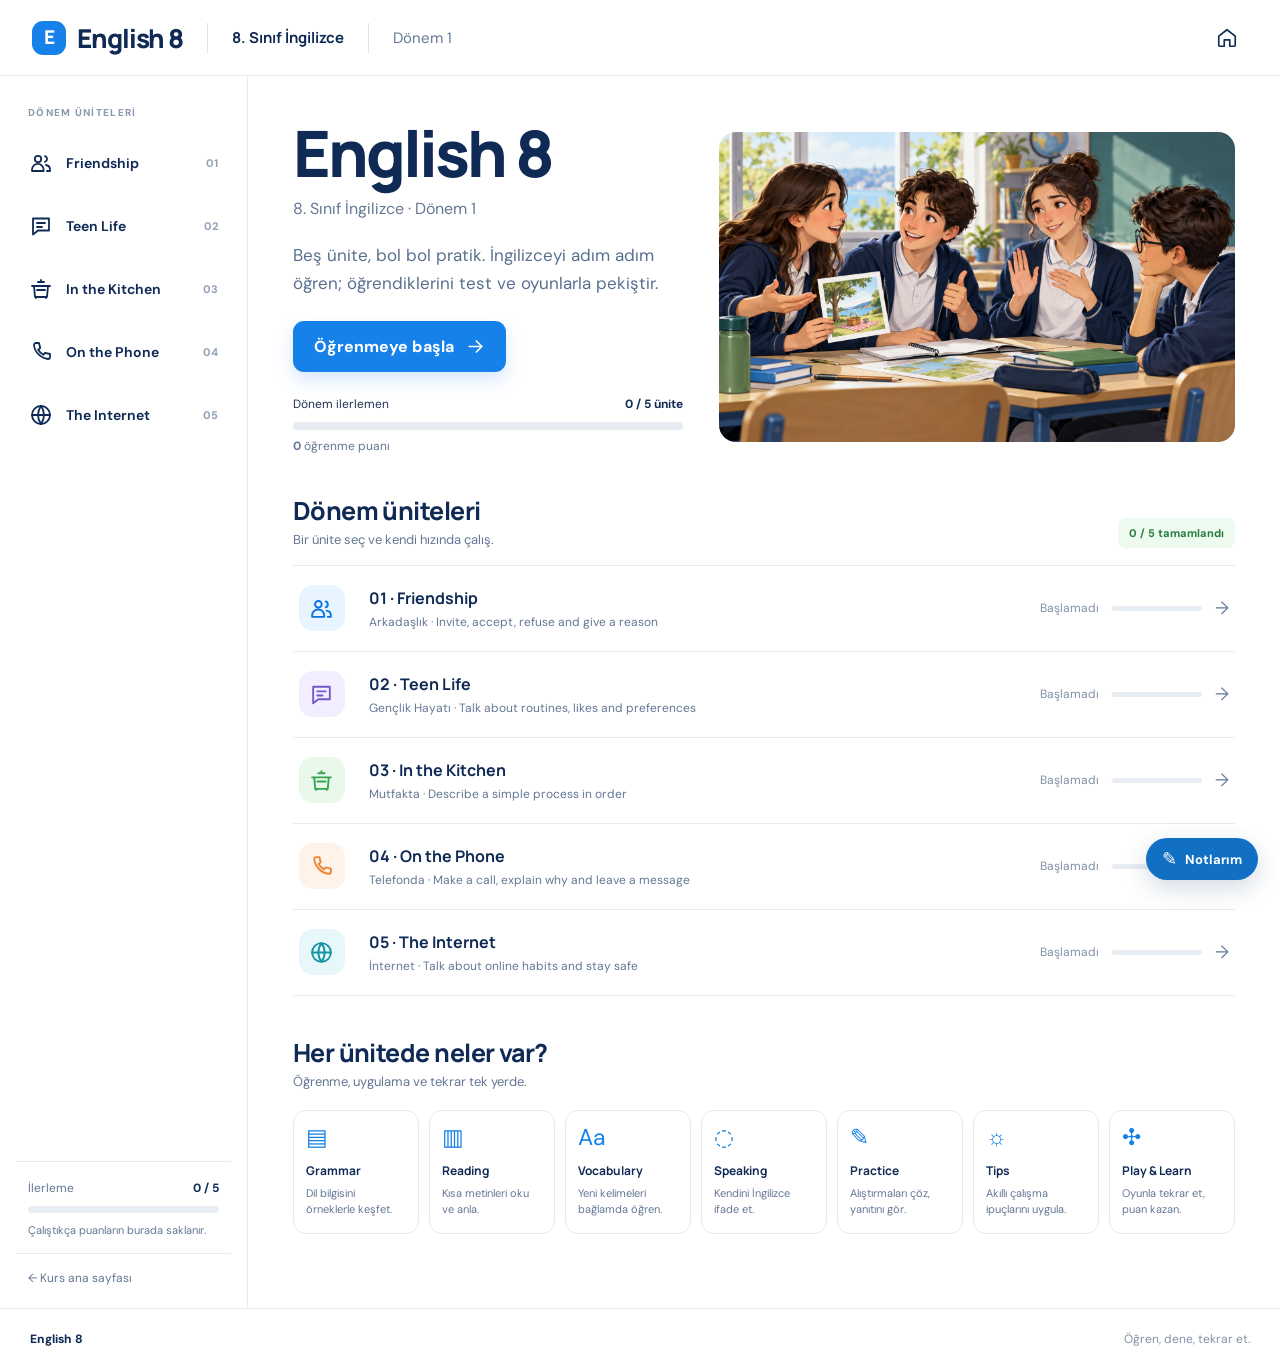
<file: index.html>
<!doctype html>
<html lang="tr">
<head>
  <meta charset="utf-8">
  <meta name="viewport" content="width=device-width, initial-scale=1">
  <meta name="description" content="8. sınıf öğrencileri için kapsamlı İngilizce birinci dönem dersleri.">
  <title>English 8 — Dönem 1</title>
  <link rel="stylesheet" href="assets/site.css">
  <script src="assets/lessons.js" defer></script>
  <script src="assets/app.js" defer></script>
</head>
<body data-page="home">
  <header class="topbar">
    <a class="brand" href="./" aria-label="English 8 ana sayfa"><span class="brand-mark" aria-hidden="true">E</span><span>English 8</span></a>
    <div class="topbar-divider" aria-hidden="true"></div>
    <span class="class-label">8. Sınıf İngilizce</span>
    <div class="topbar-divider second-divider" aria-hidden="true"></div>
    <span class="term-label">Dönem 1</span>
    <div class="topbar-spacer"></div>
    <a class="topbar-home" href="./" aria-label="Ana sayfa" title="Ana sayfa">
      <svg viewBox="0 0 24 24" aria-hidden="true"><path d="m3 10 9-7 9 7v10a1 1 0 0 1-1 1h-5v-7H9v7H4a1 1 0 0 1-1-1z"/></svg>
    </a>
    <button class="menu-toggle" type="button" aria-expanded="false" aria-controls="course-sidebar">Üniteler <span aria-hidden="true">☰</span></button>
  </header>
  <div class="app-frame">
    <aside class="sidebar" id="course-sidebar" aria-label="Dönem üniteleri">
      <p class="sidebar-heading">DÖNEM ÜNİTELERİ</p>
      <nav id="unit-nav" class="unit-nav"></nav>
      <div class="sidebar-progress">
        <div class="progress-heading"><span>İlerleme</span><strong id="sidebar-progress-label">0 / 5</strong></div>
        <div class="progress-track"><span id="sidebar-progress-fill"></span></div>
        <p>Çalıştıkça puanların burada saklanır.</p>
      </div>
      <a class="sidebar-home" href="./">← Kurs ana sayfası</a>
    </aside>
    <main id="main-content" class="main-content" tabindex="-1"></main>
  </div>
  <footer class="site-footer"><span>English 8</span><span>Öğren, dene, tekrar et.</span></footer>
</body>
</html>
</file>
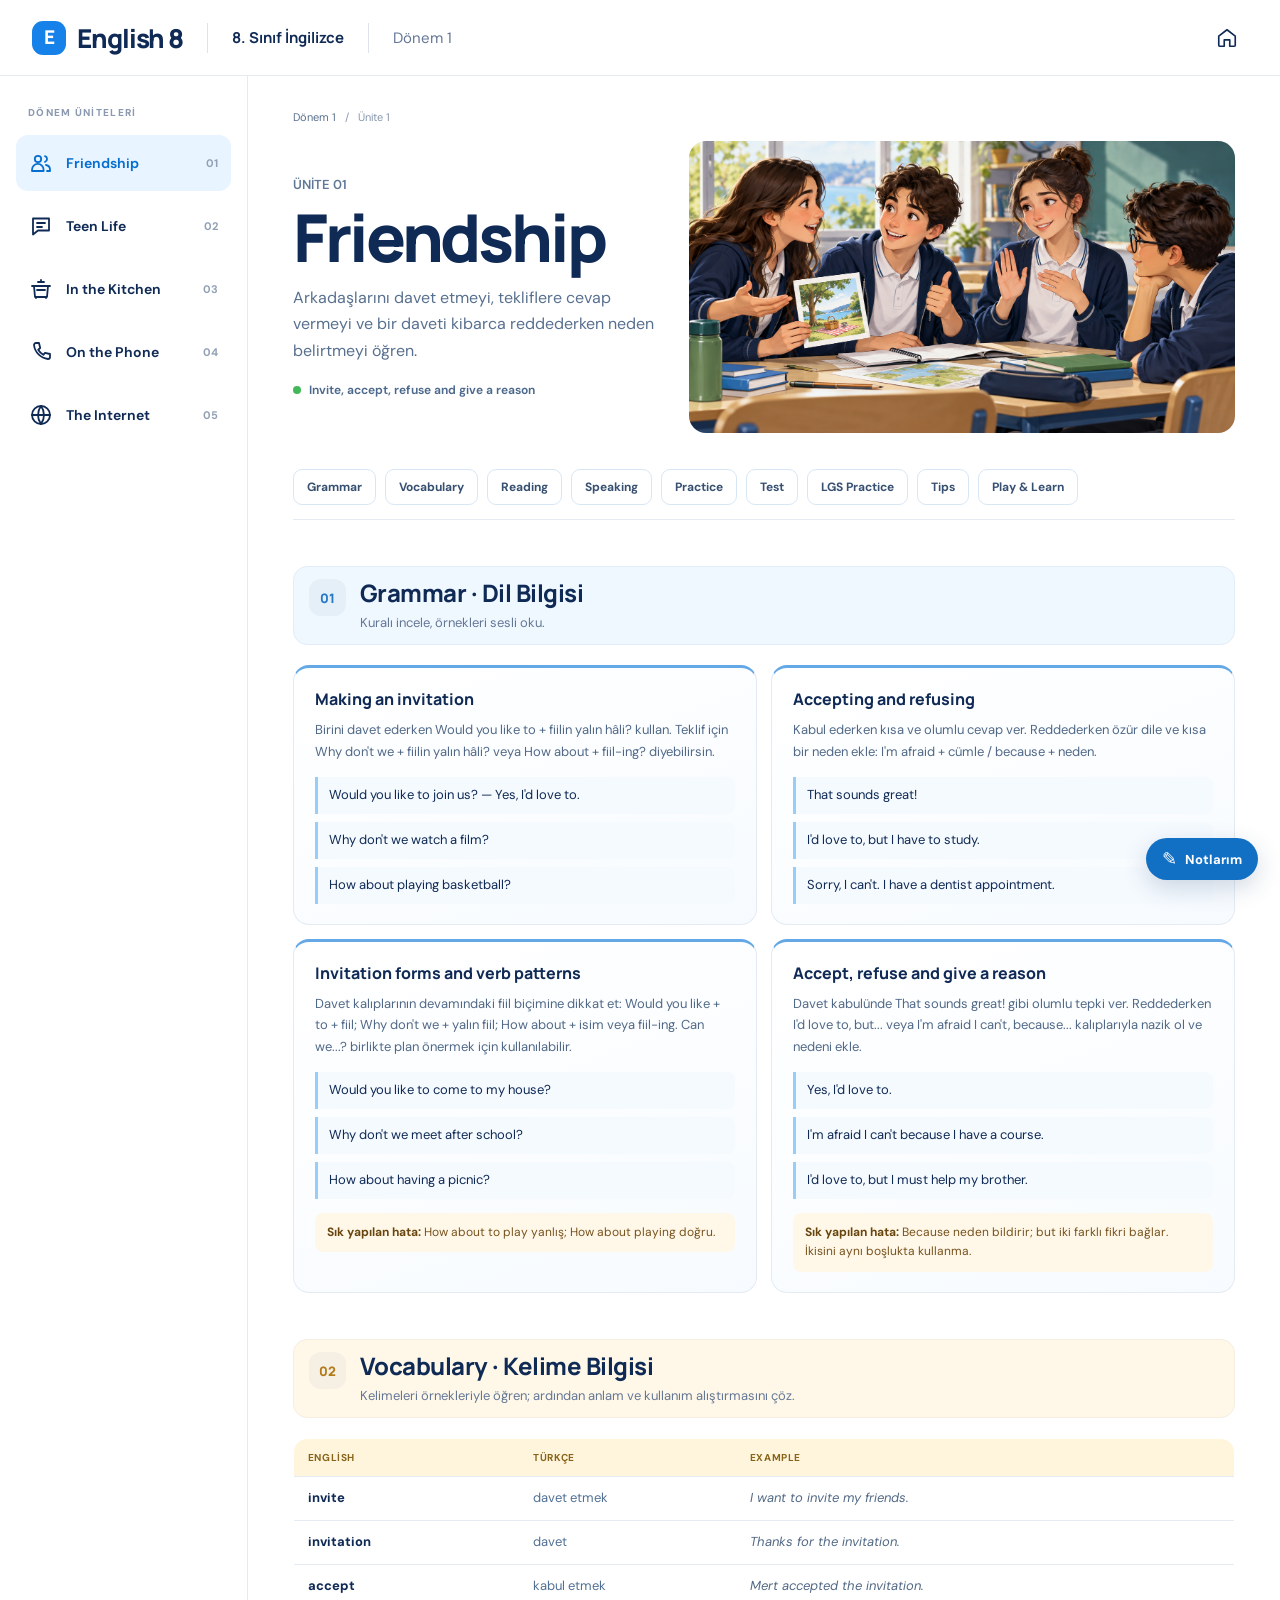
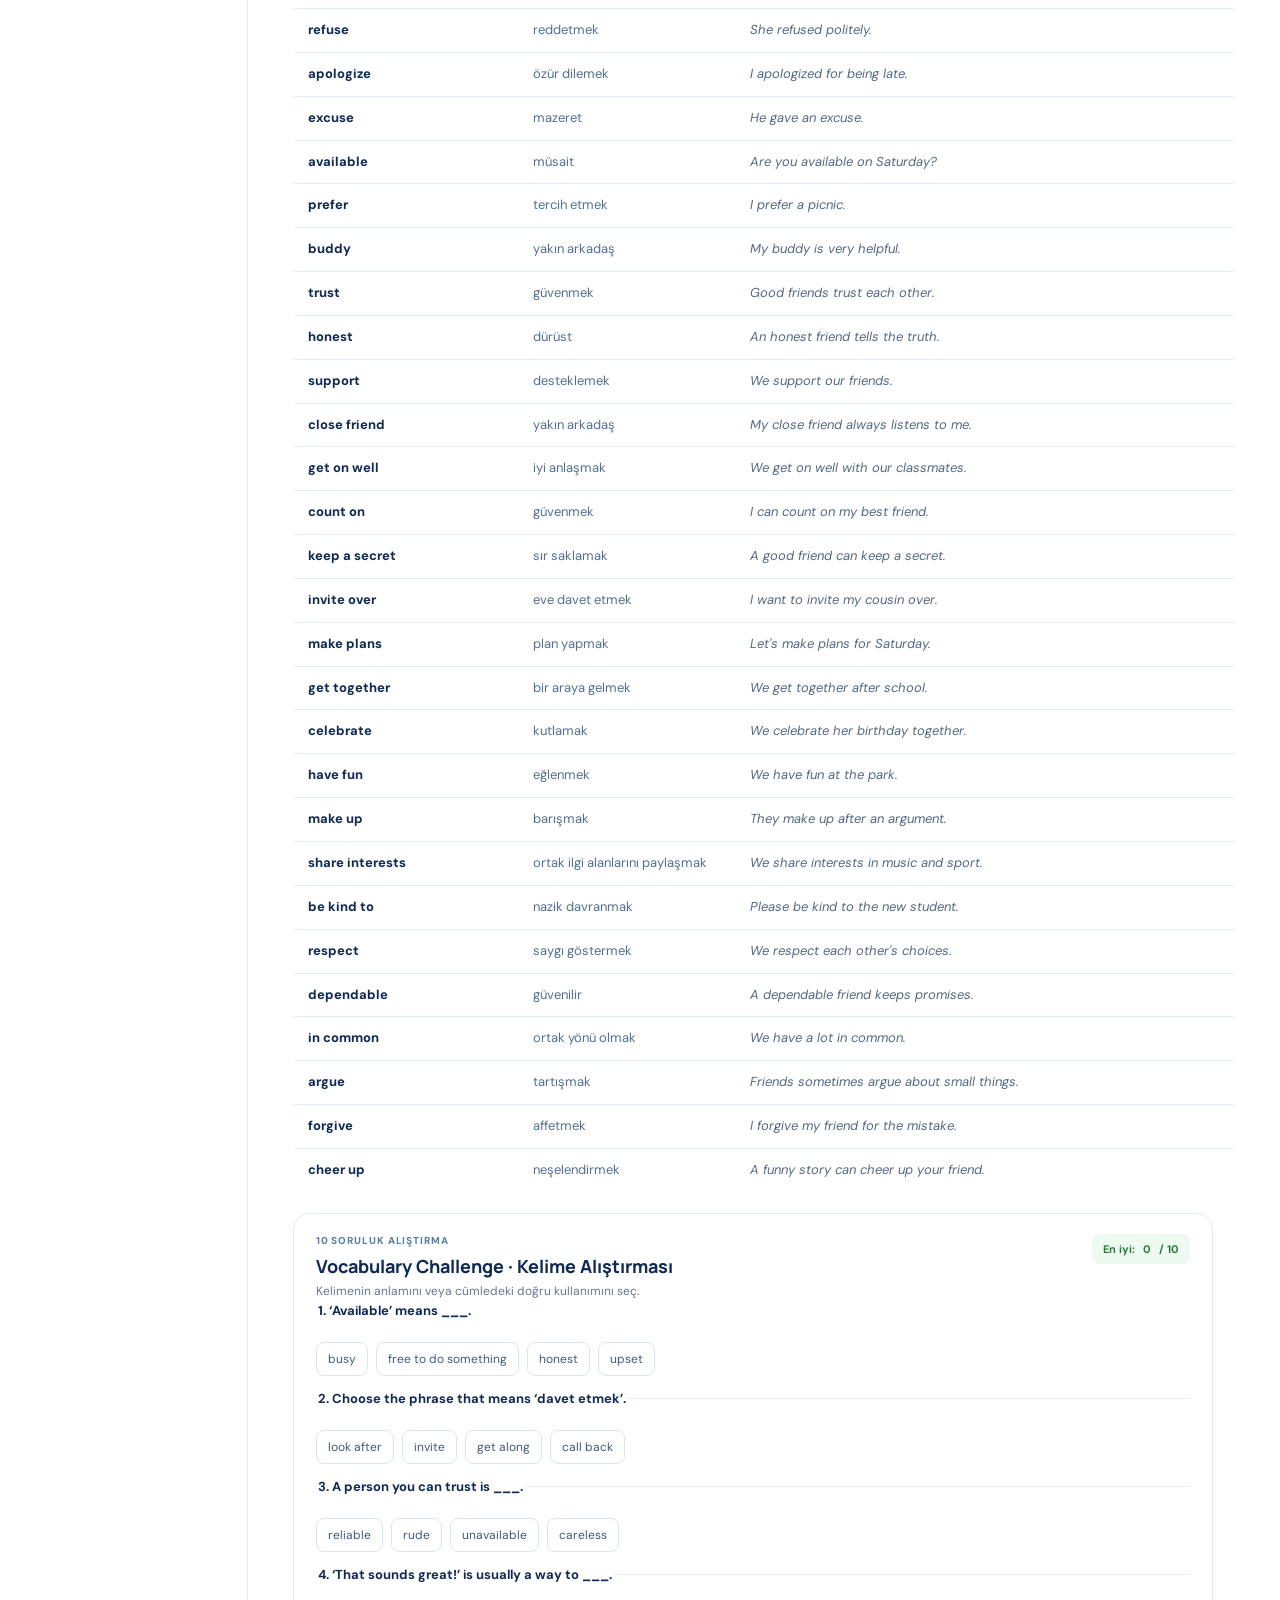
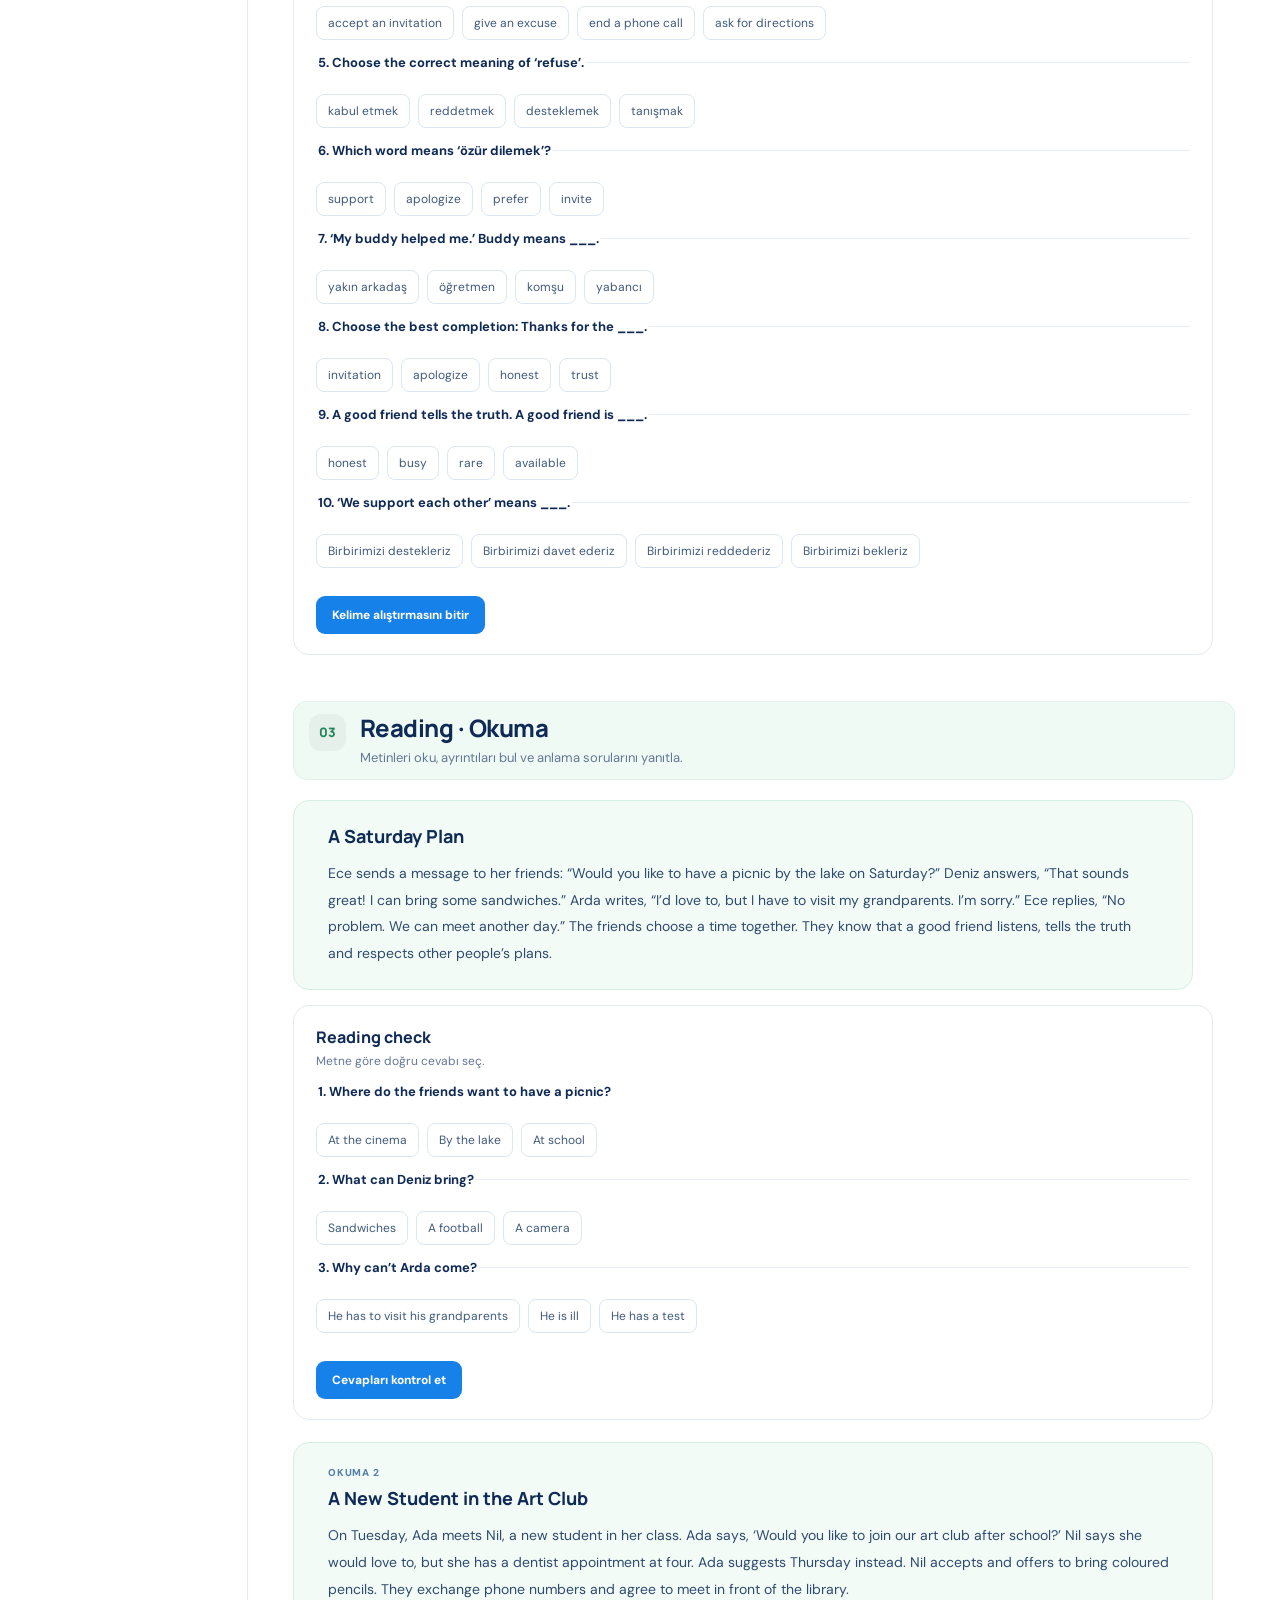
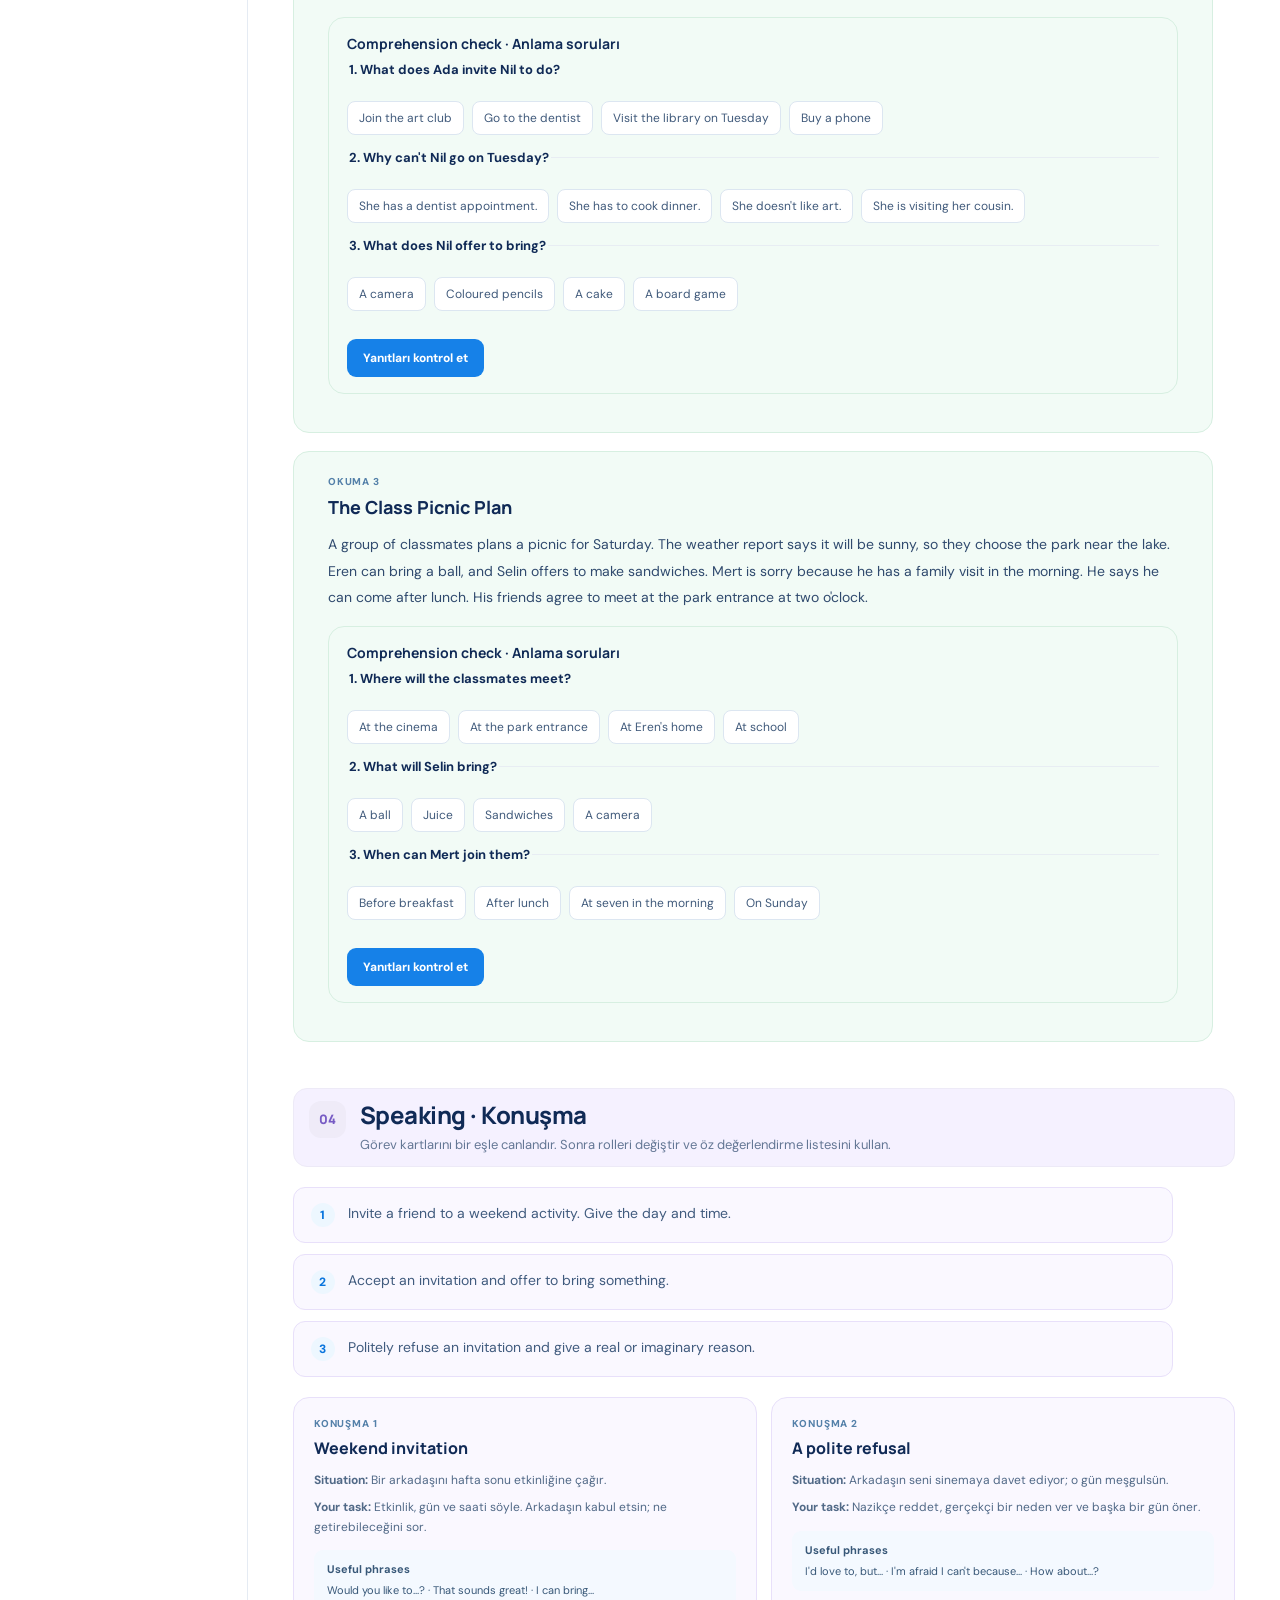
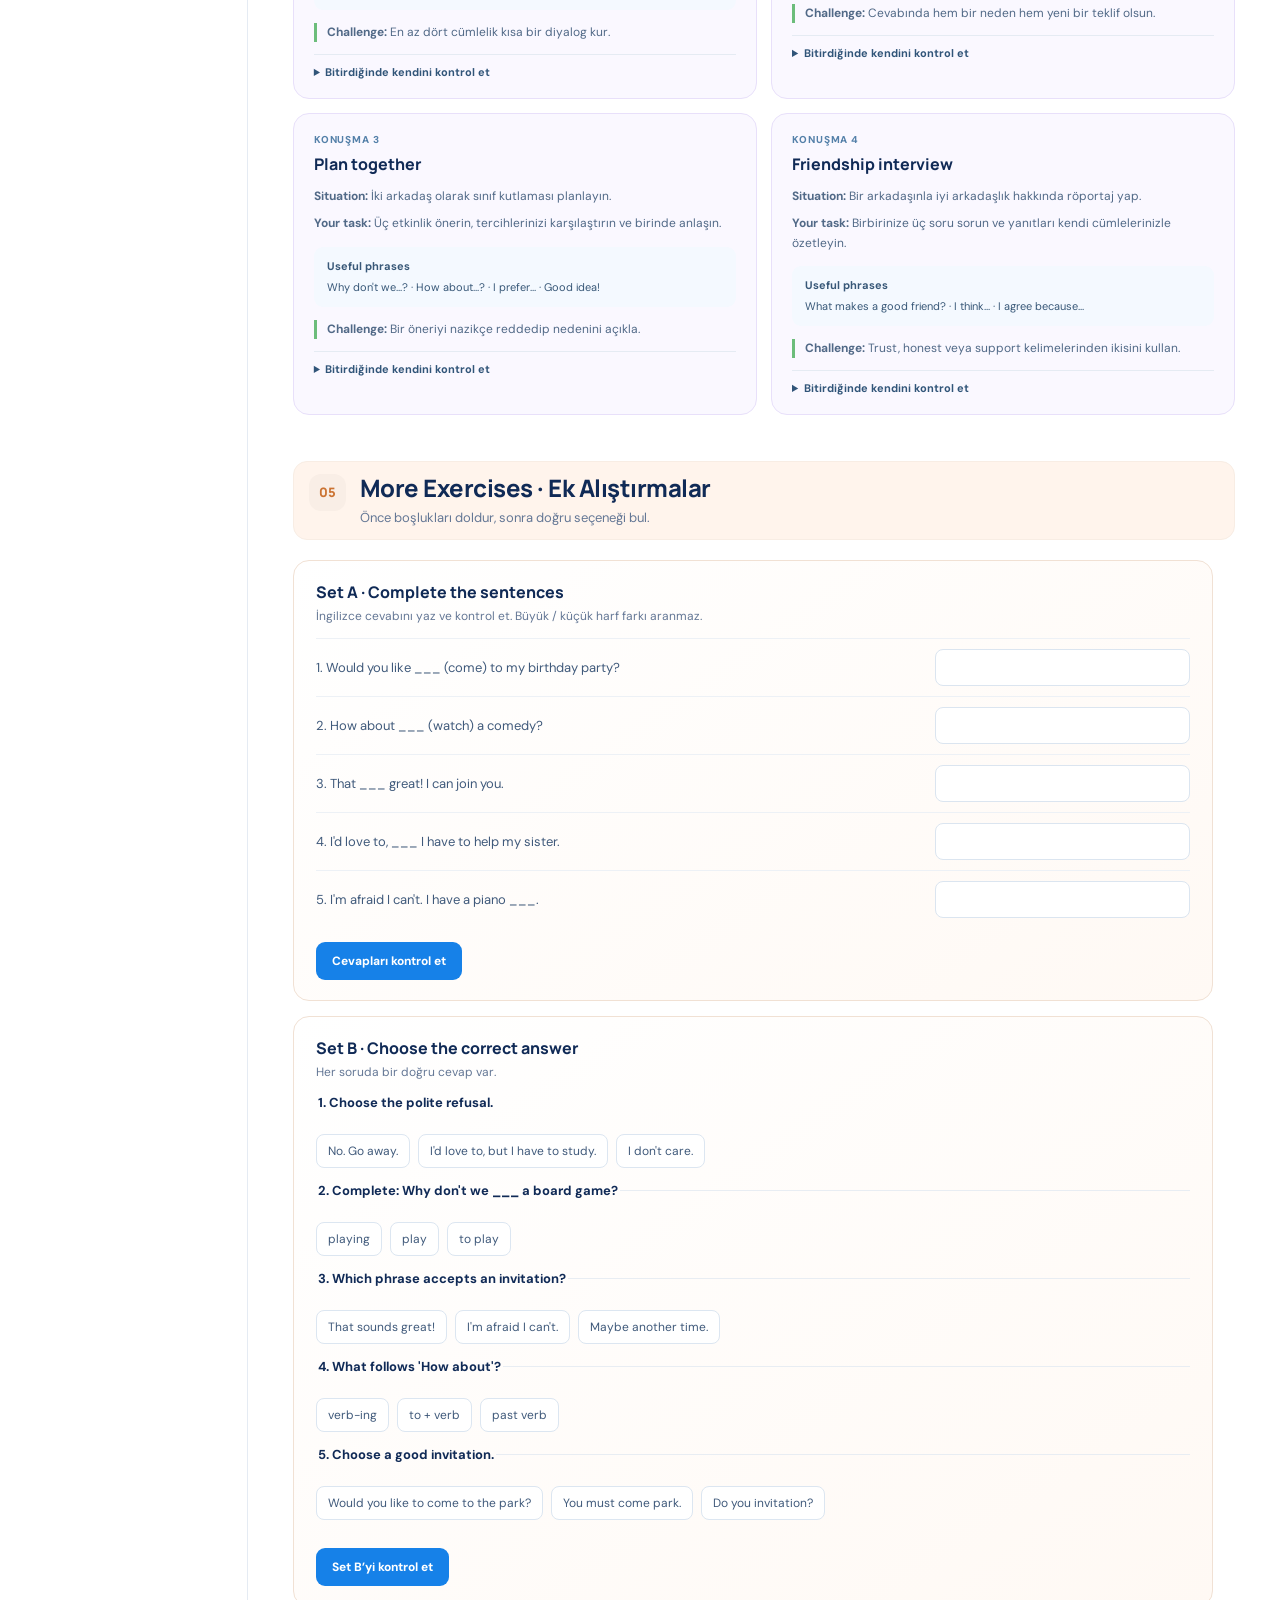
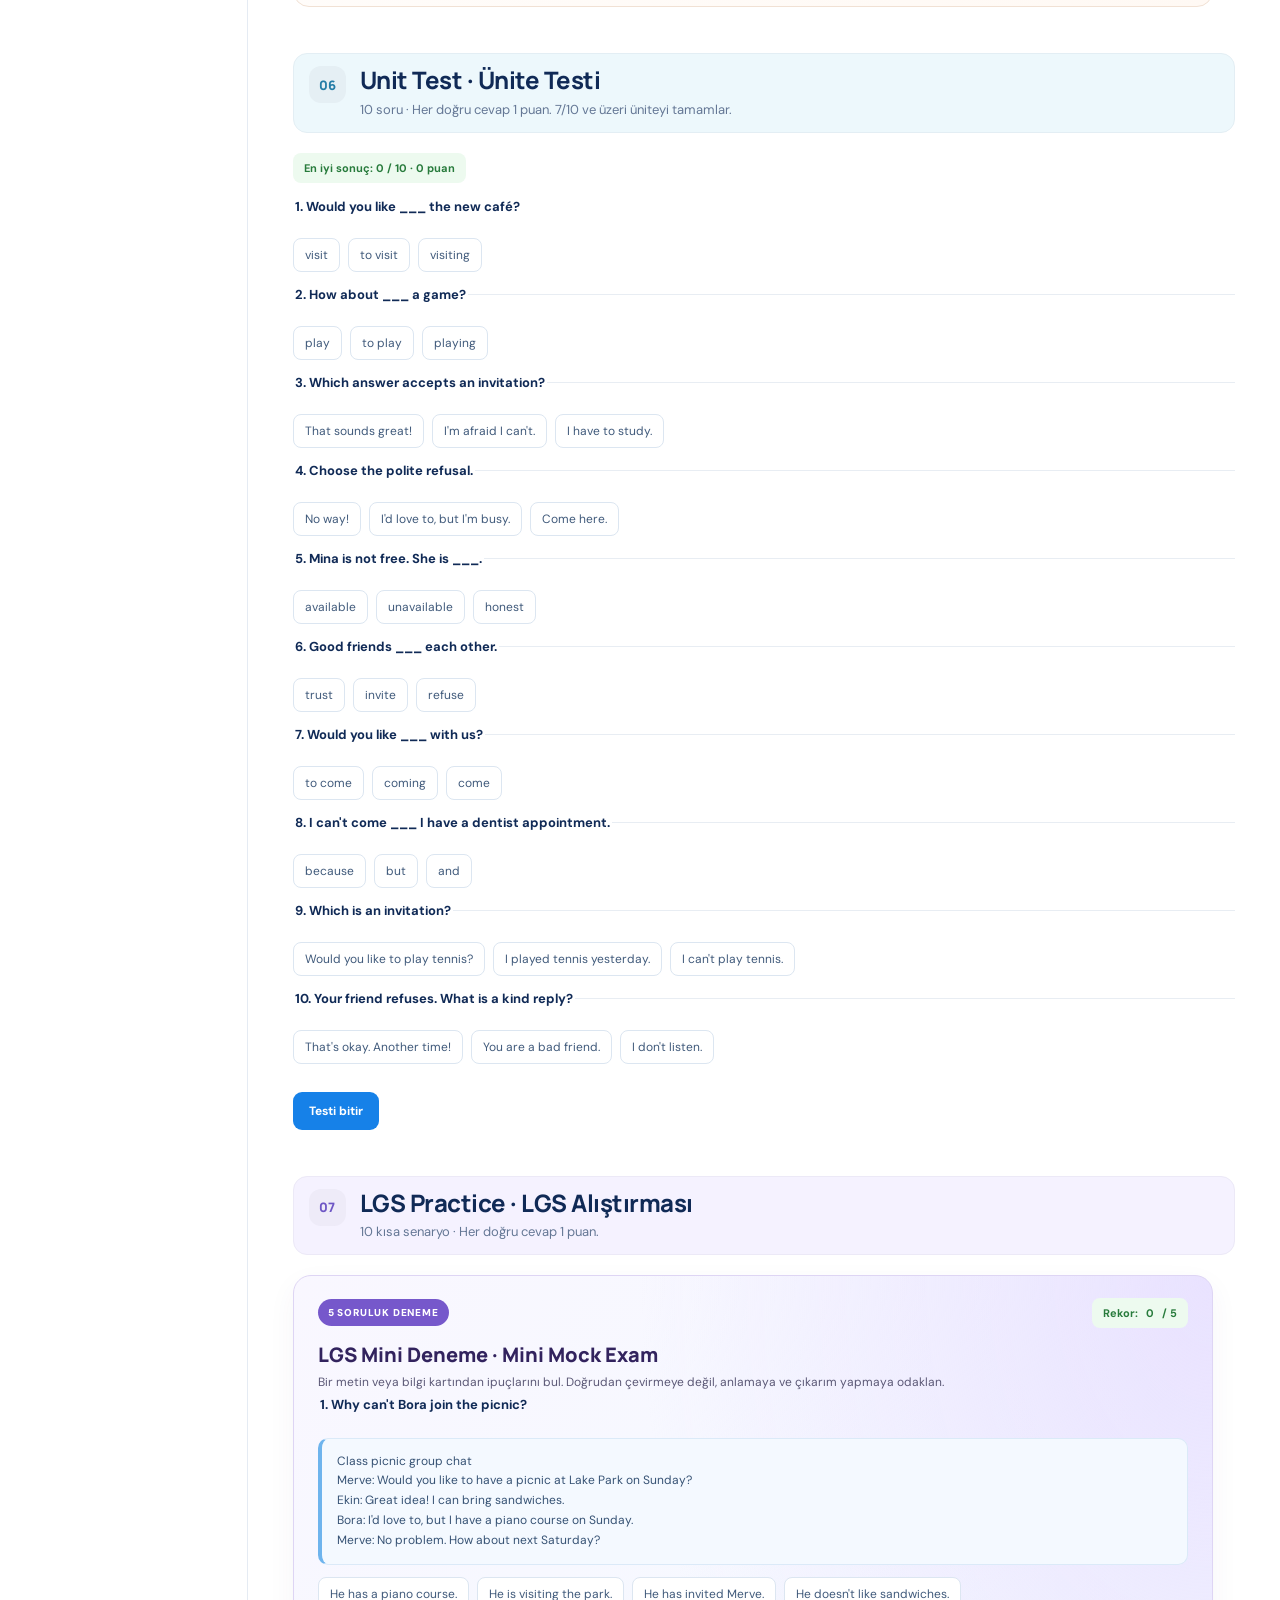
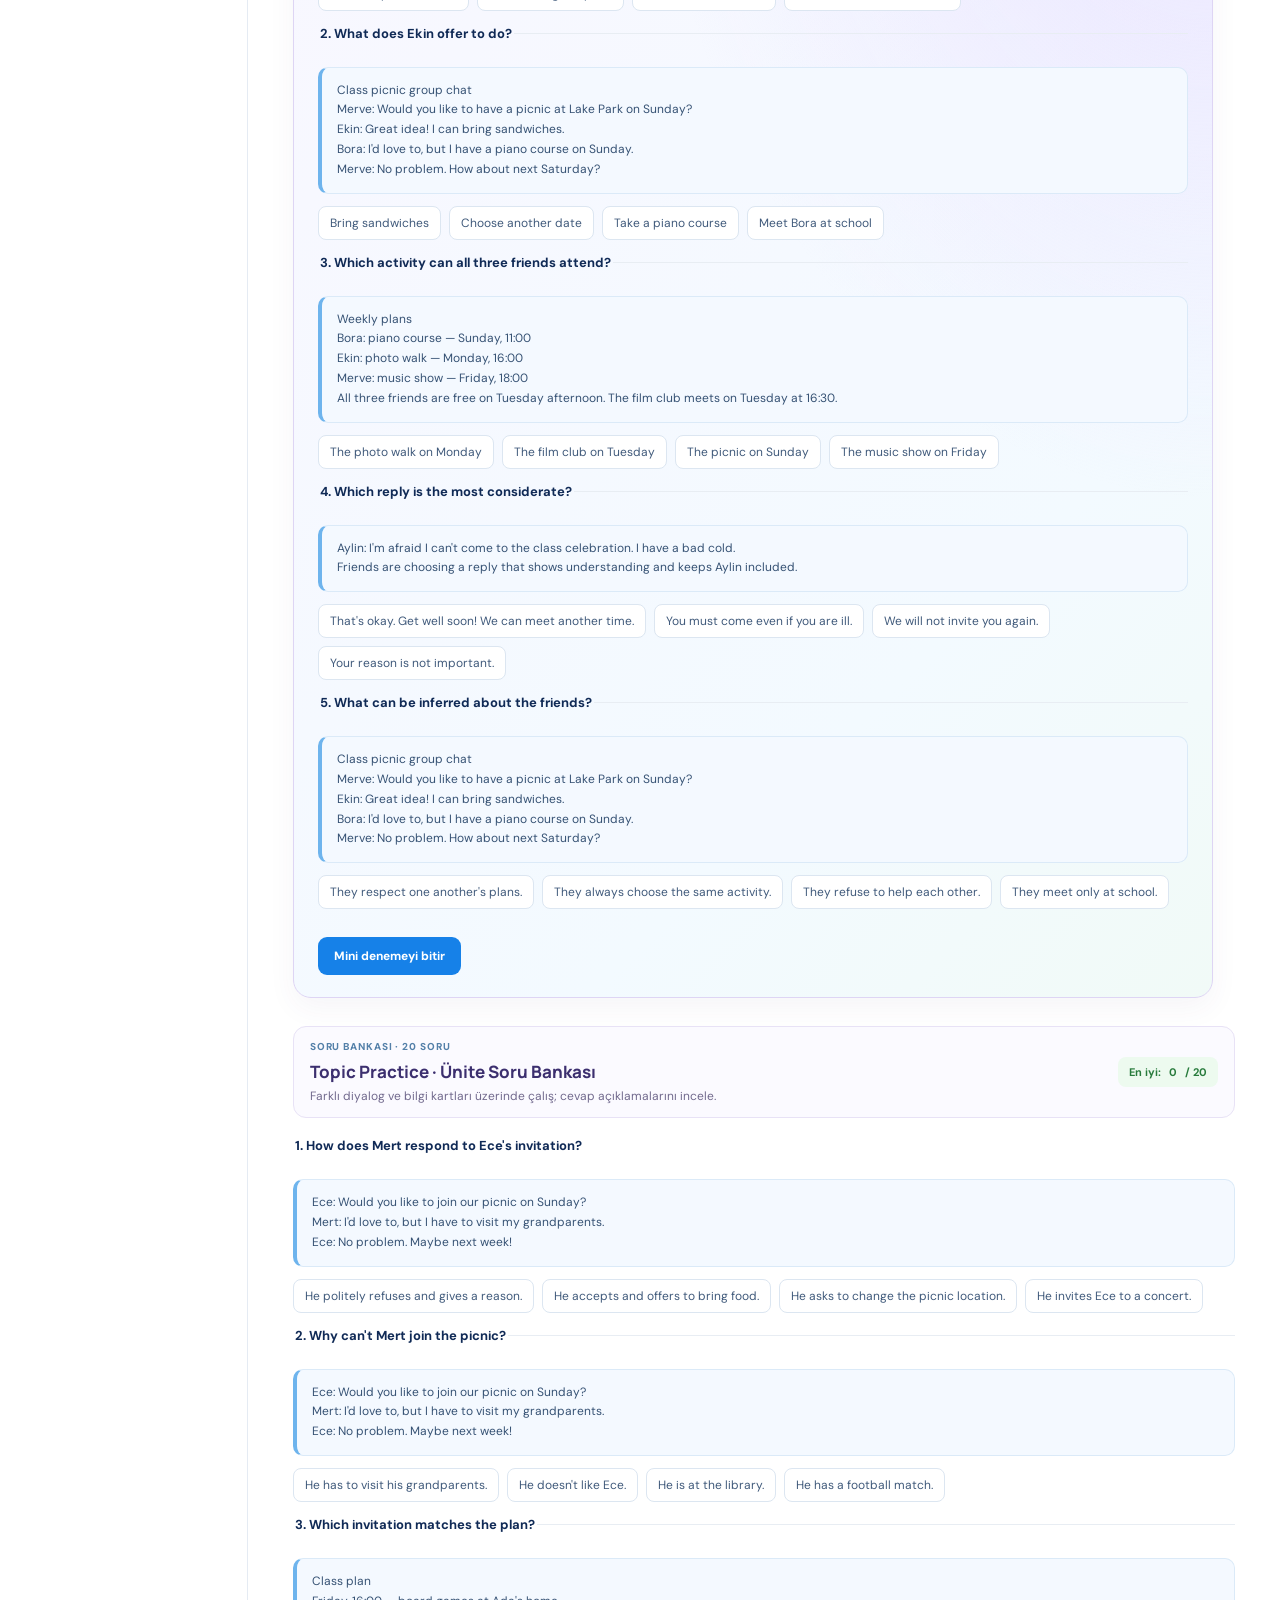
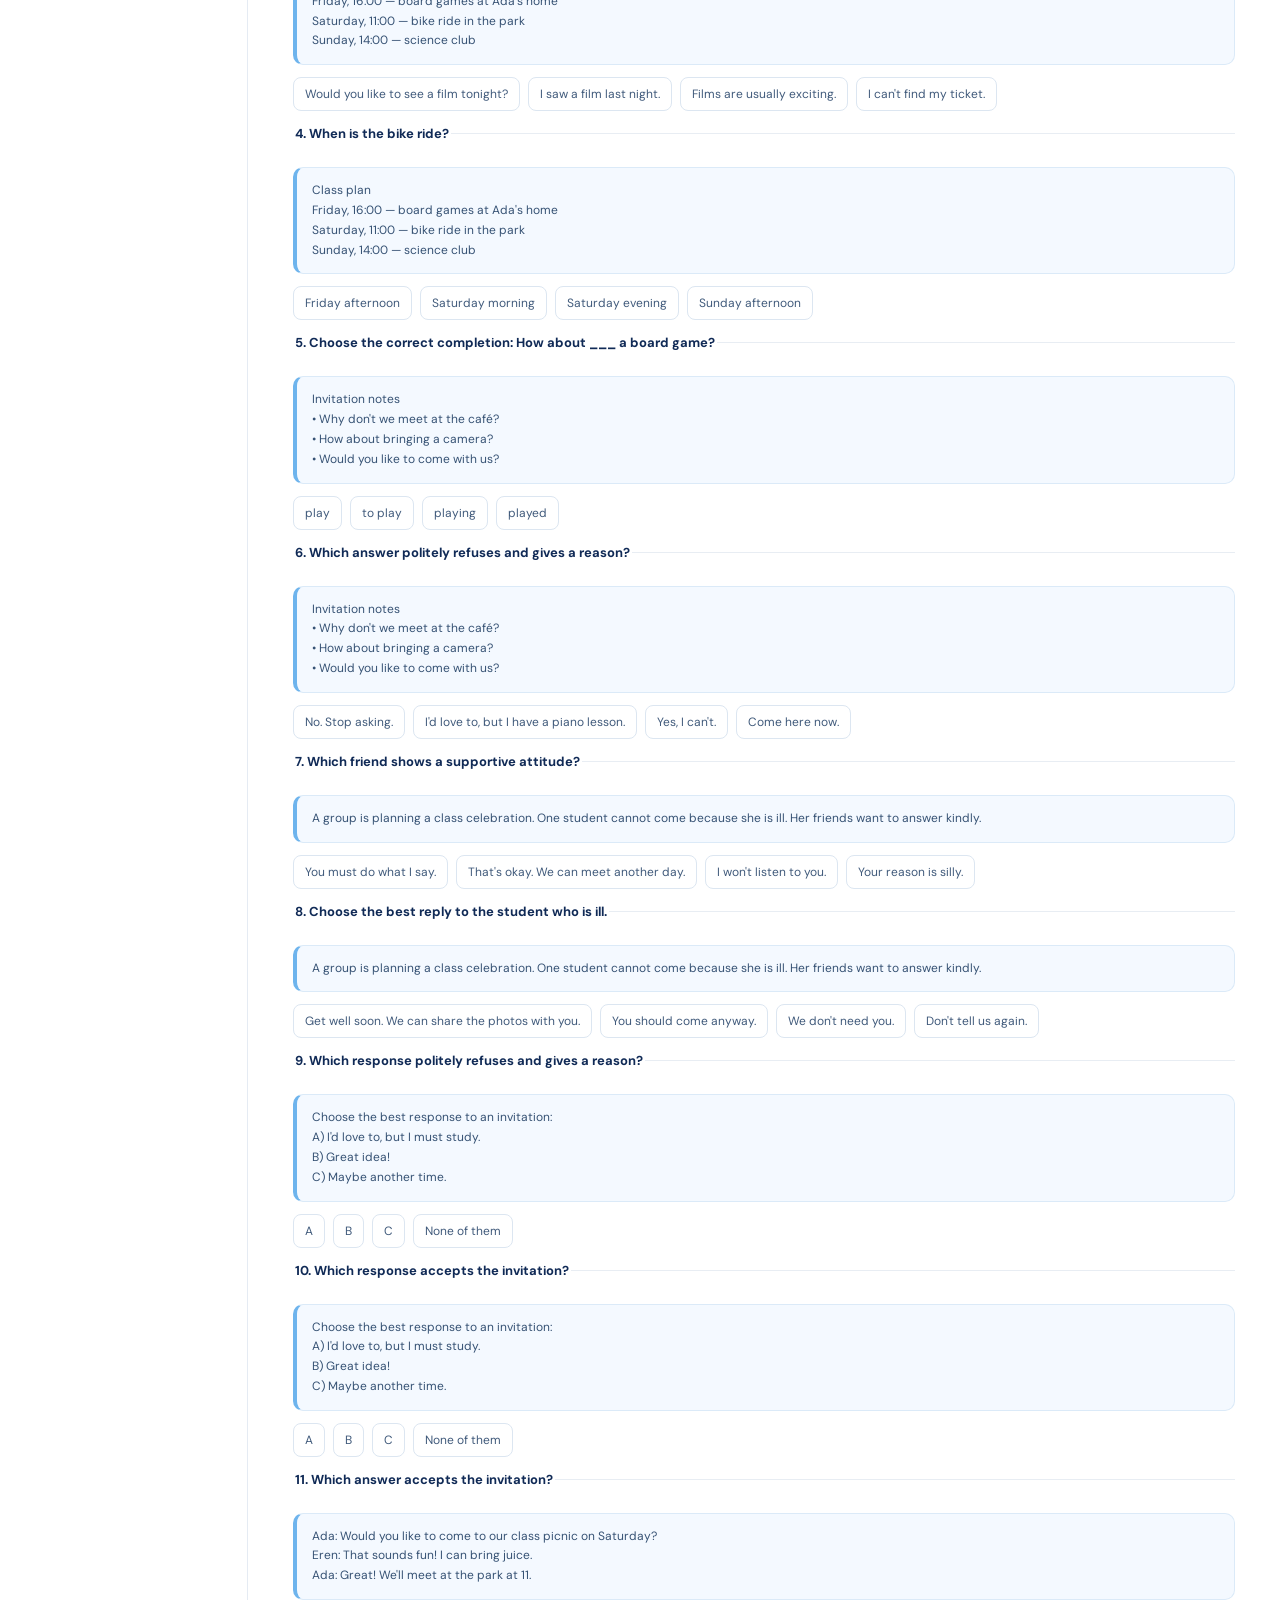
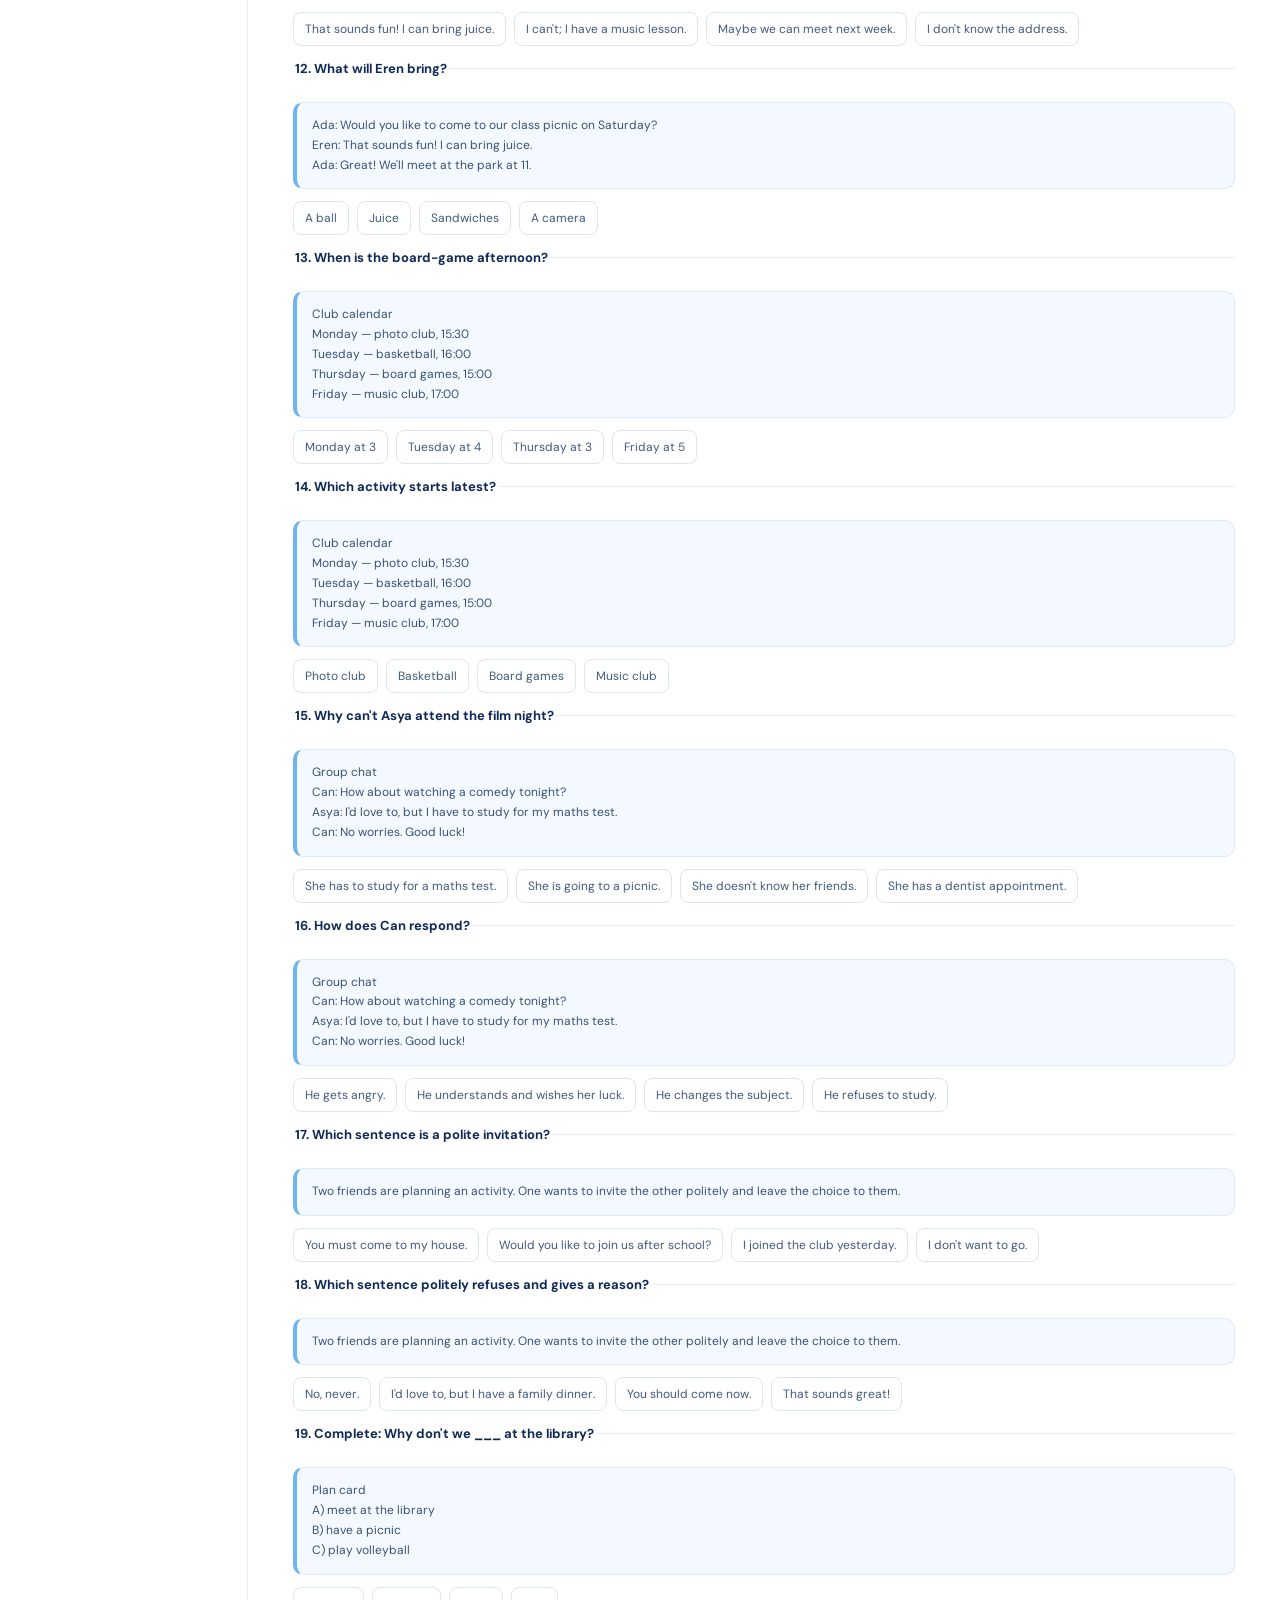
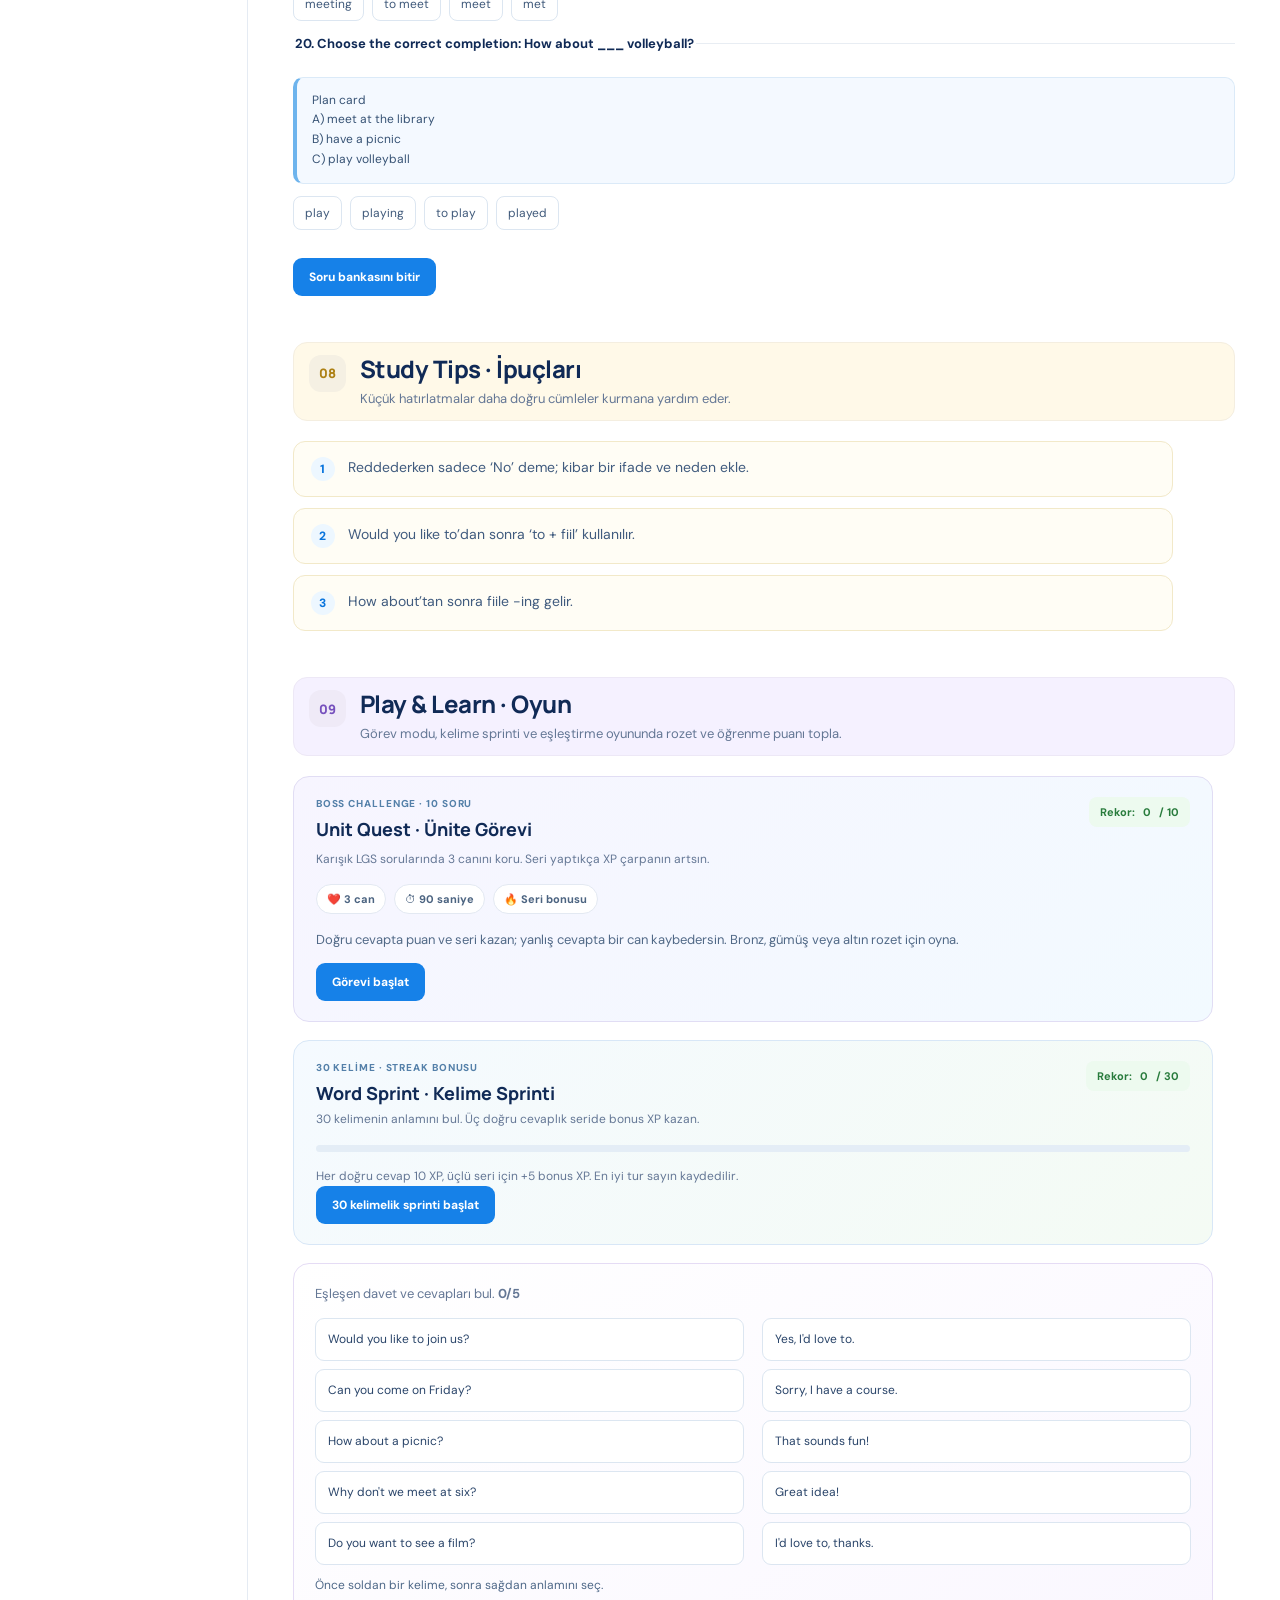
<file: unit-1-friendship/index.html>
<!doctype html><html lang="tr"><head><meta charset="utf-8"><meta name="viewport" content="width=device-width, initial-scale=1"><meta name="description" content="Friendship: davet etme, kabul etme ve kibarca reddetme dersi."><title>Friendship — English 8</title><link rel="stylesheet" href="../assets/site.css"><script src="../assets/lessons.js" defer></script><script src="../assets/app.js" defer></script></head><body data-unit="friendship"><header class="topbar"><a class="brand" href="../" aria-label="English 8 ana sayfa"><span class="brand-mark" aria-hidden="true">E</span><span>English 8</span></a><div class="topbar-divider" aria-hidden="true"></div><span class="class-label">8. Sınıf İngilizce</span><div class="topbar-divider second-divider" aria-hidden="true"></div><span class="term-label">Dönem 1</span><div class="topbar-spacer"></div><a class="topbar-home" href="../" aria-label="Ana sayfa"><svg viewBox="0 0 24 24" aria-hidden="true"><path d="m3 10 9-7 9 7v10a1 1 0 0 1-1 1h-5v-7H9v7H4a1 1 0 0 1-1-1z"/></svg></a><button class="menu-toggle" type="button" aria-expanded="false" aria-controls="course-sidebar">Üniteler <span aria-hidden="true">☰</span></button></header><div class="app-frame"><aside class="sidebar" id="course-sidebar" aria-label="Dönem üniteleri"><p class="sidebar-heading">DÖNEM ÜNİTELERİ</p><nav id="unit-nav" class="unit-nav"></nav><div class="sidebar-progress"><div class="progress-heading"><span>İlerleme</span><strong id="sidebar-progress-label">0 / 5</strong></div><div class="progress-track"><span id="sidebar-progress-fill"></span></div><p>Çalıştıkça puanların burada saklanır.</p></div><a class="sidebar-home" href="../">← Kurs ana sayfası</a></aside><main id="main-content" class="main-content" tabindex="-1"></main></div><footer class="site-footer"><span>English 8</span><span>Öğren, dene, tekrar et.</span></footer></body></html>
</file>
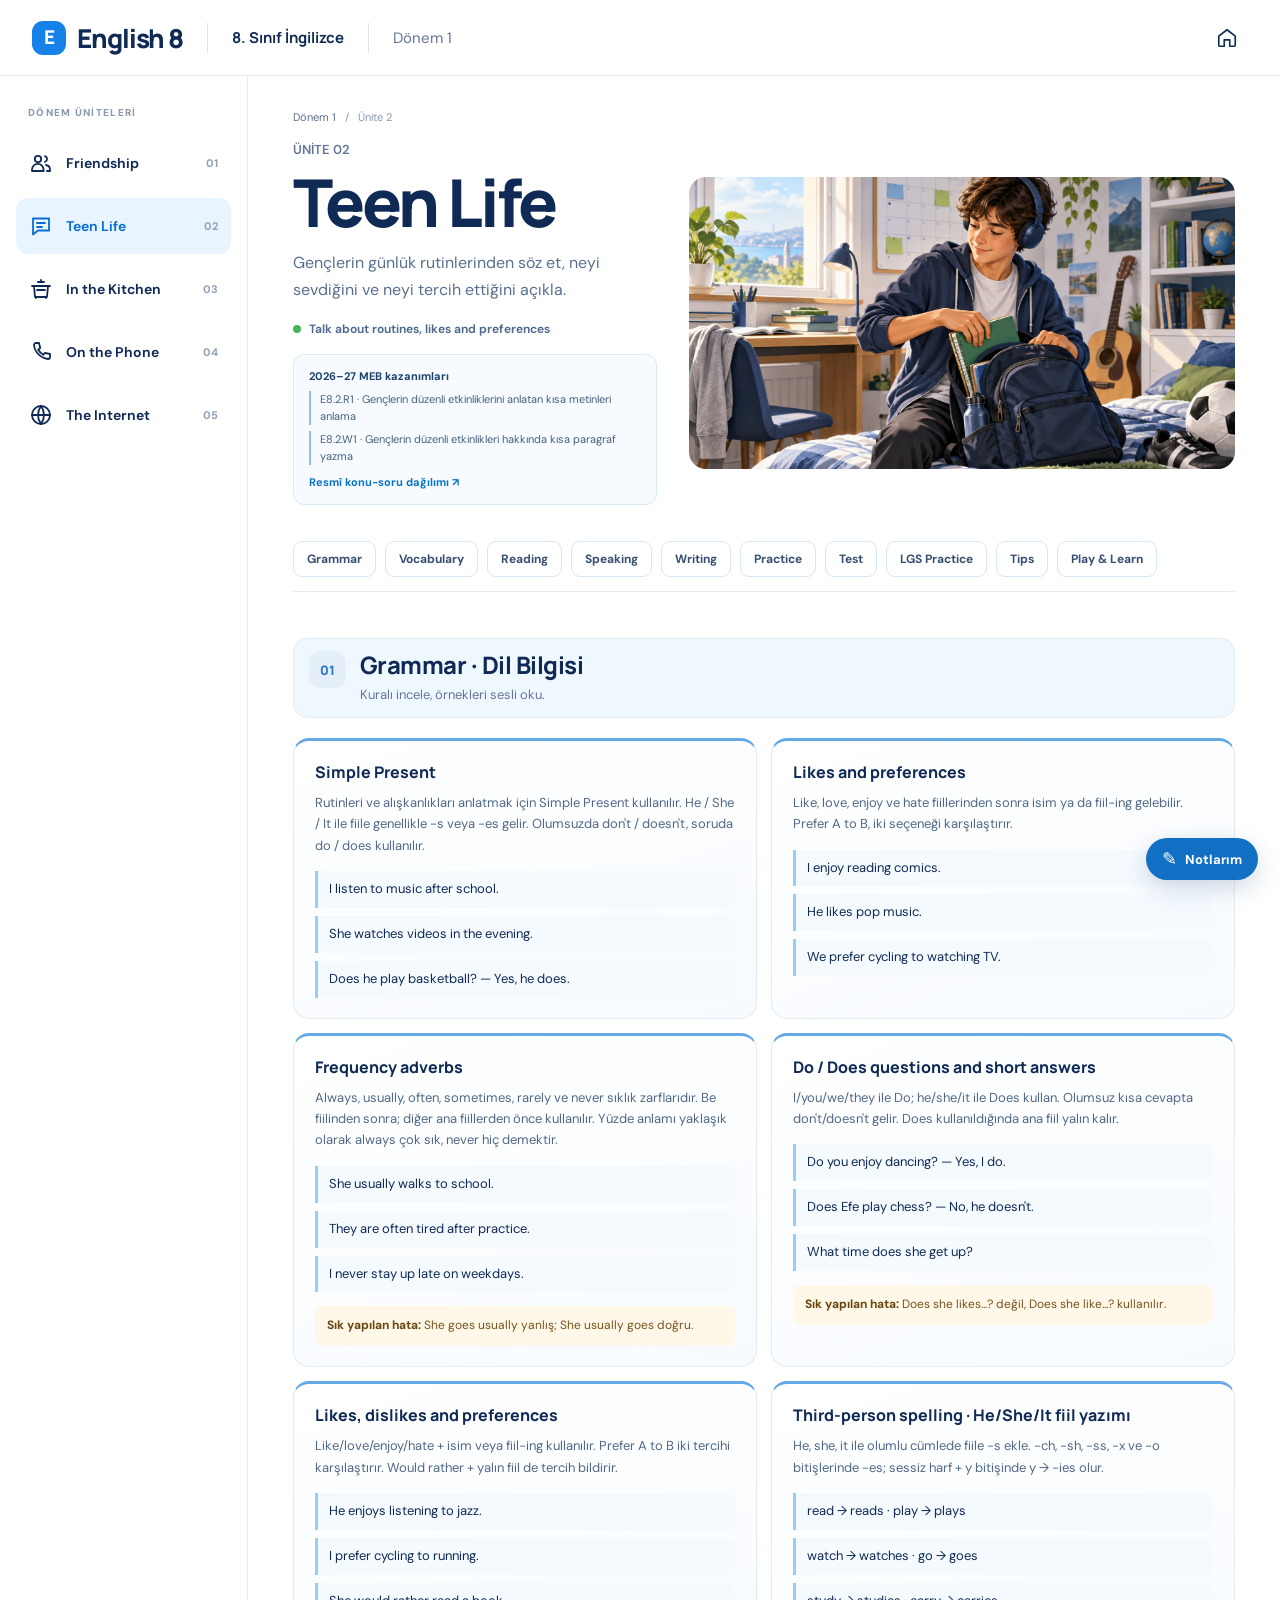
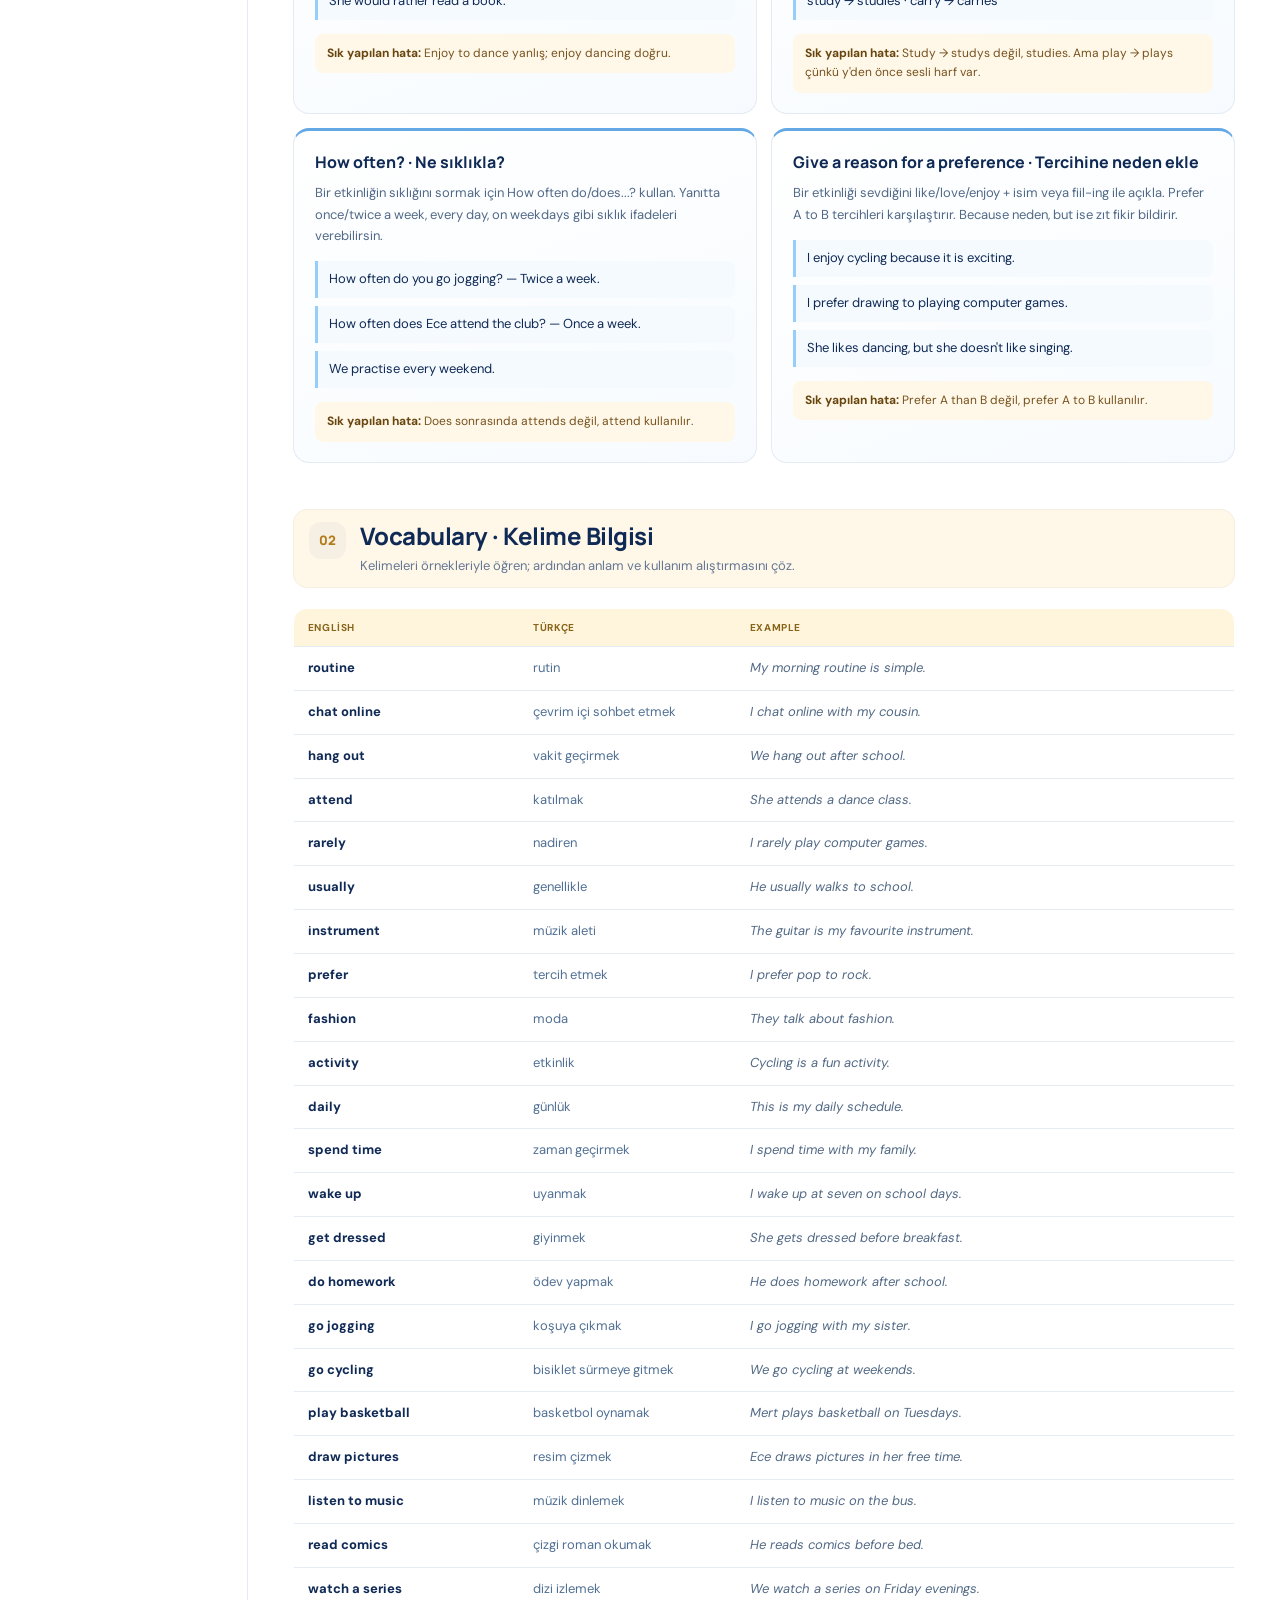
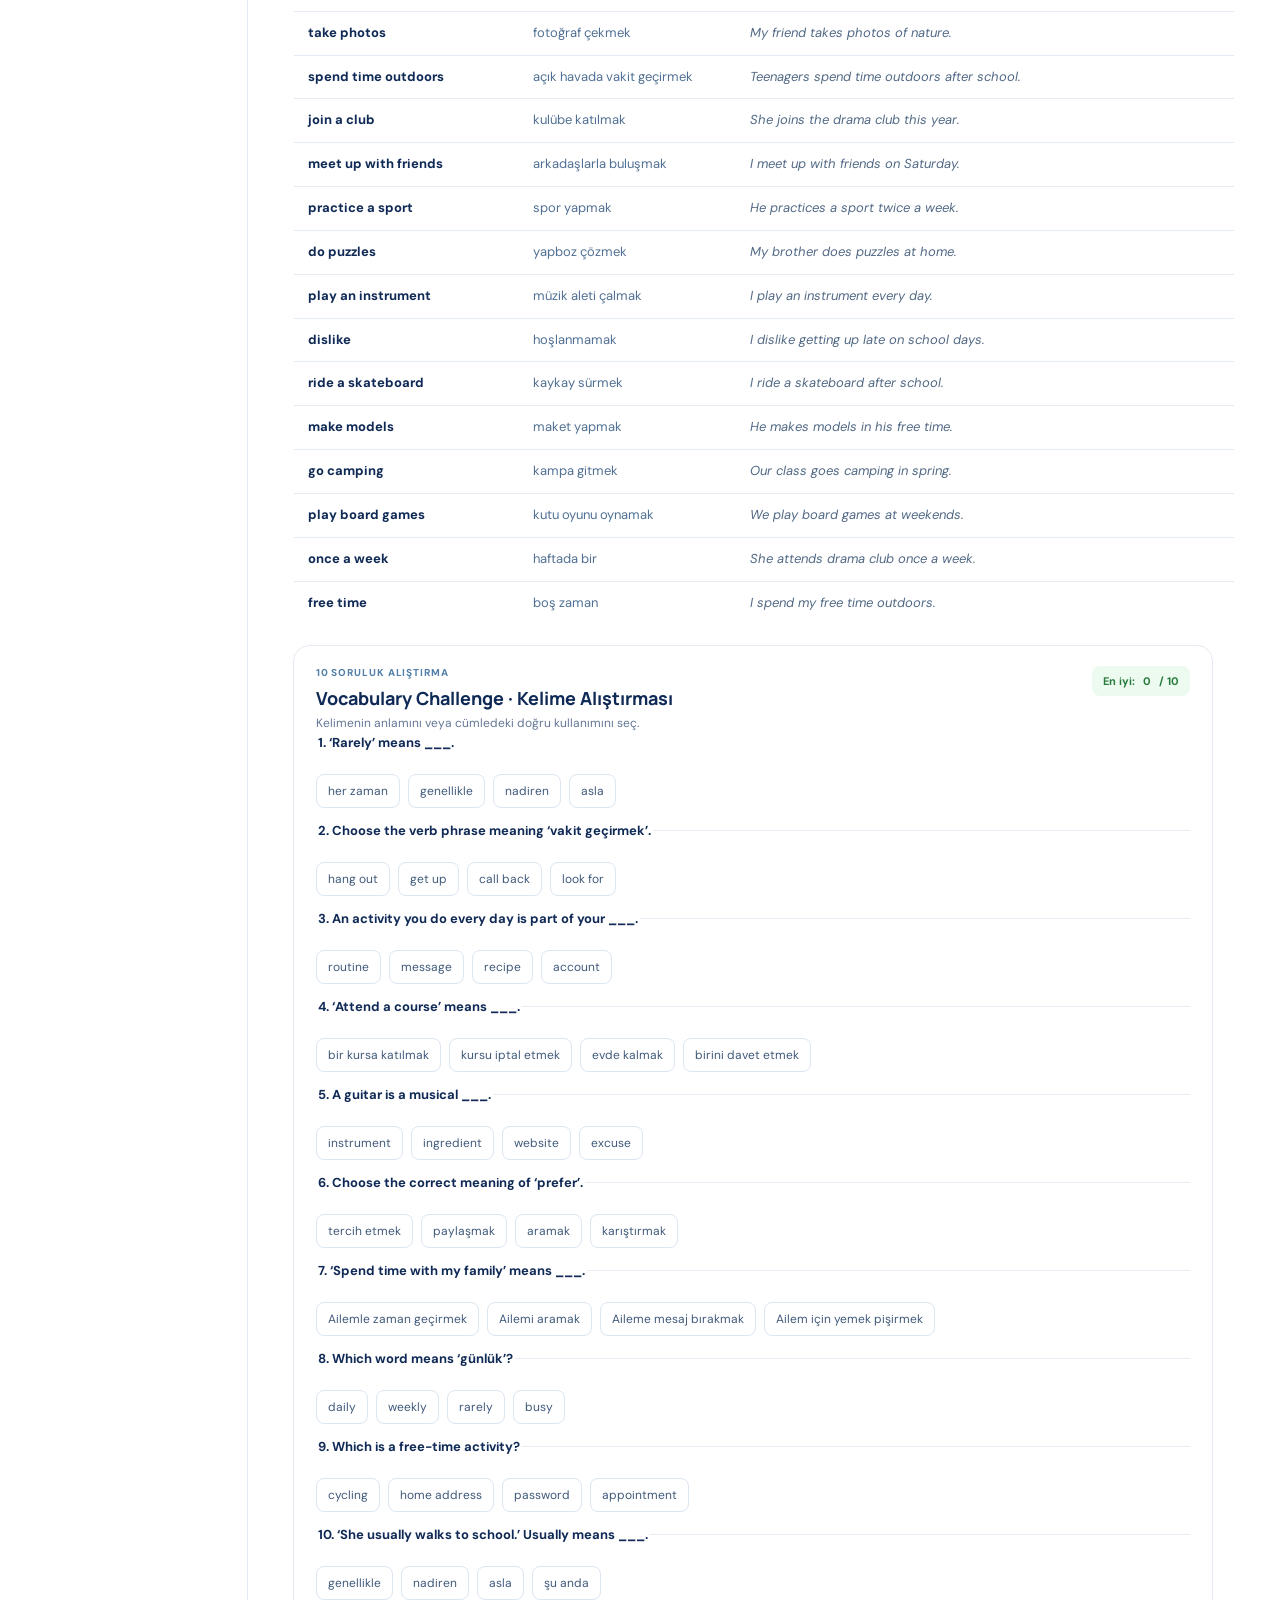
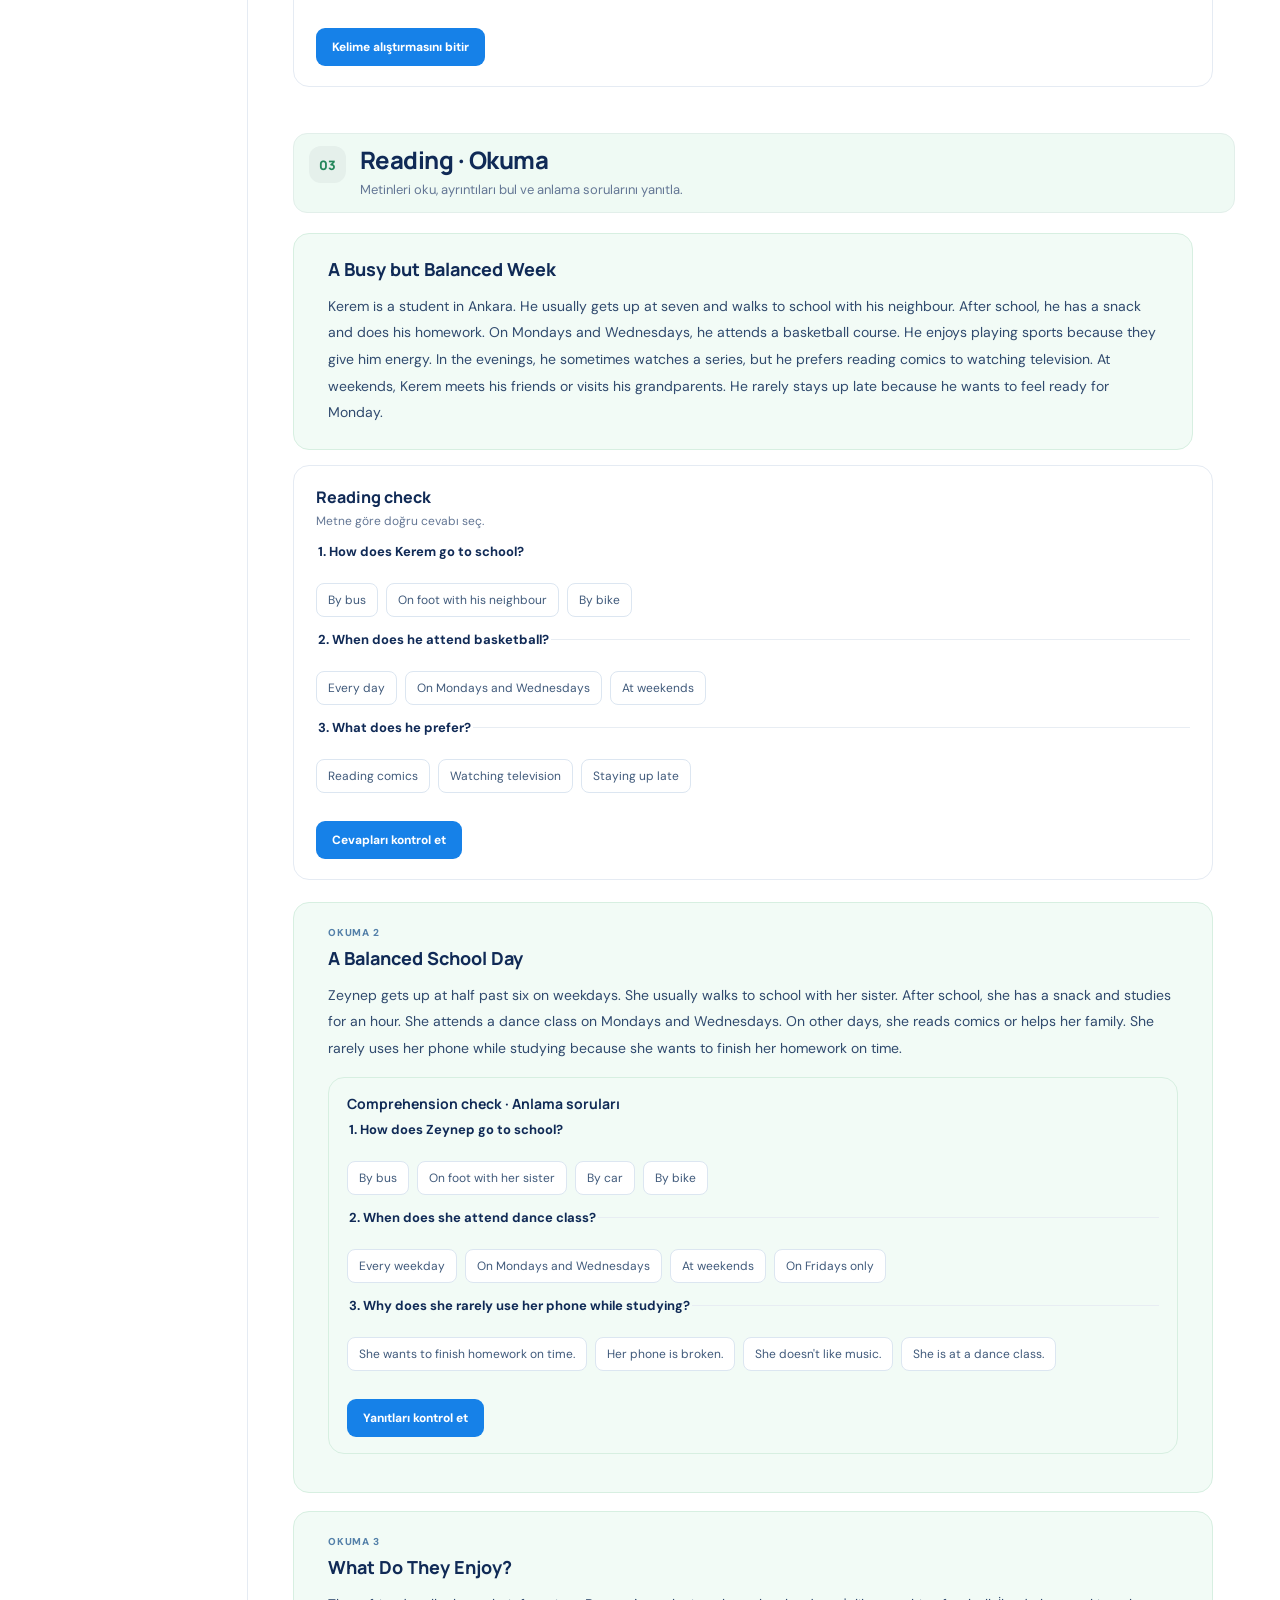
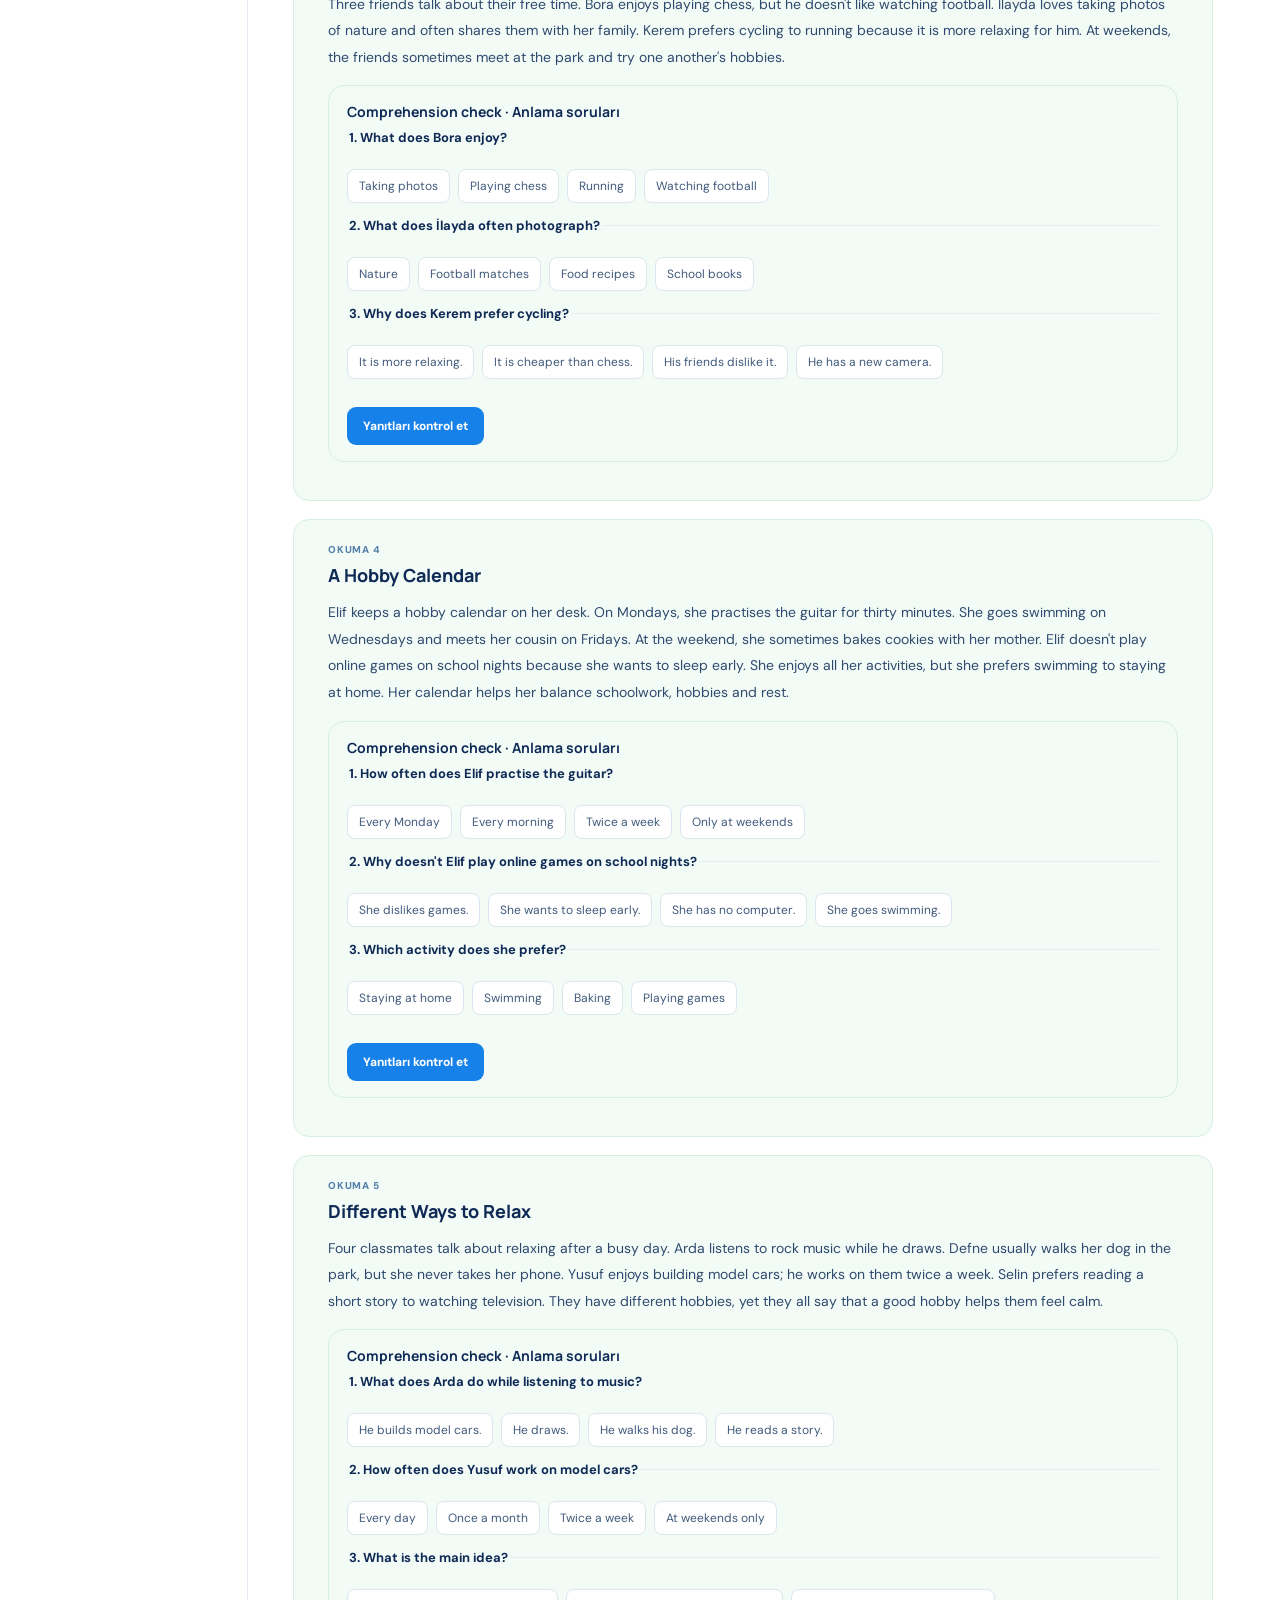
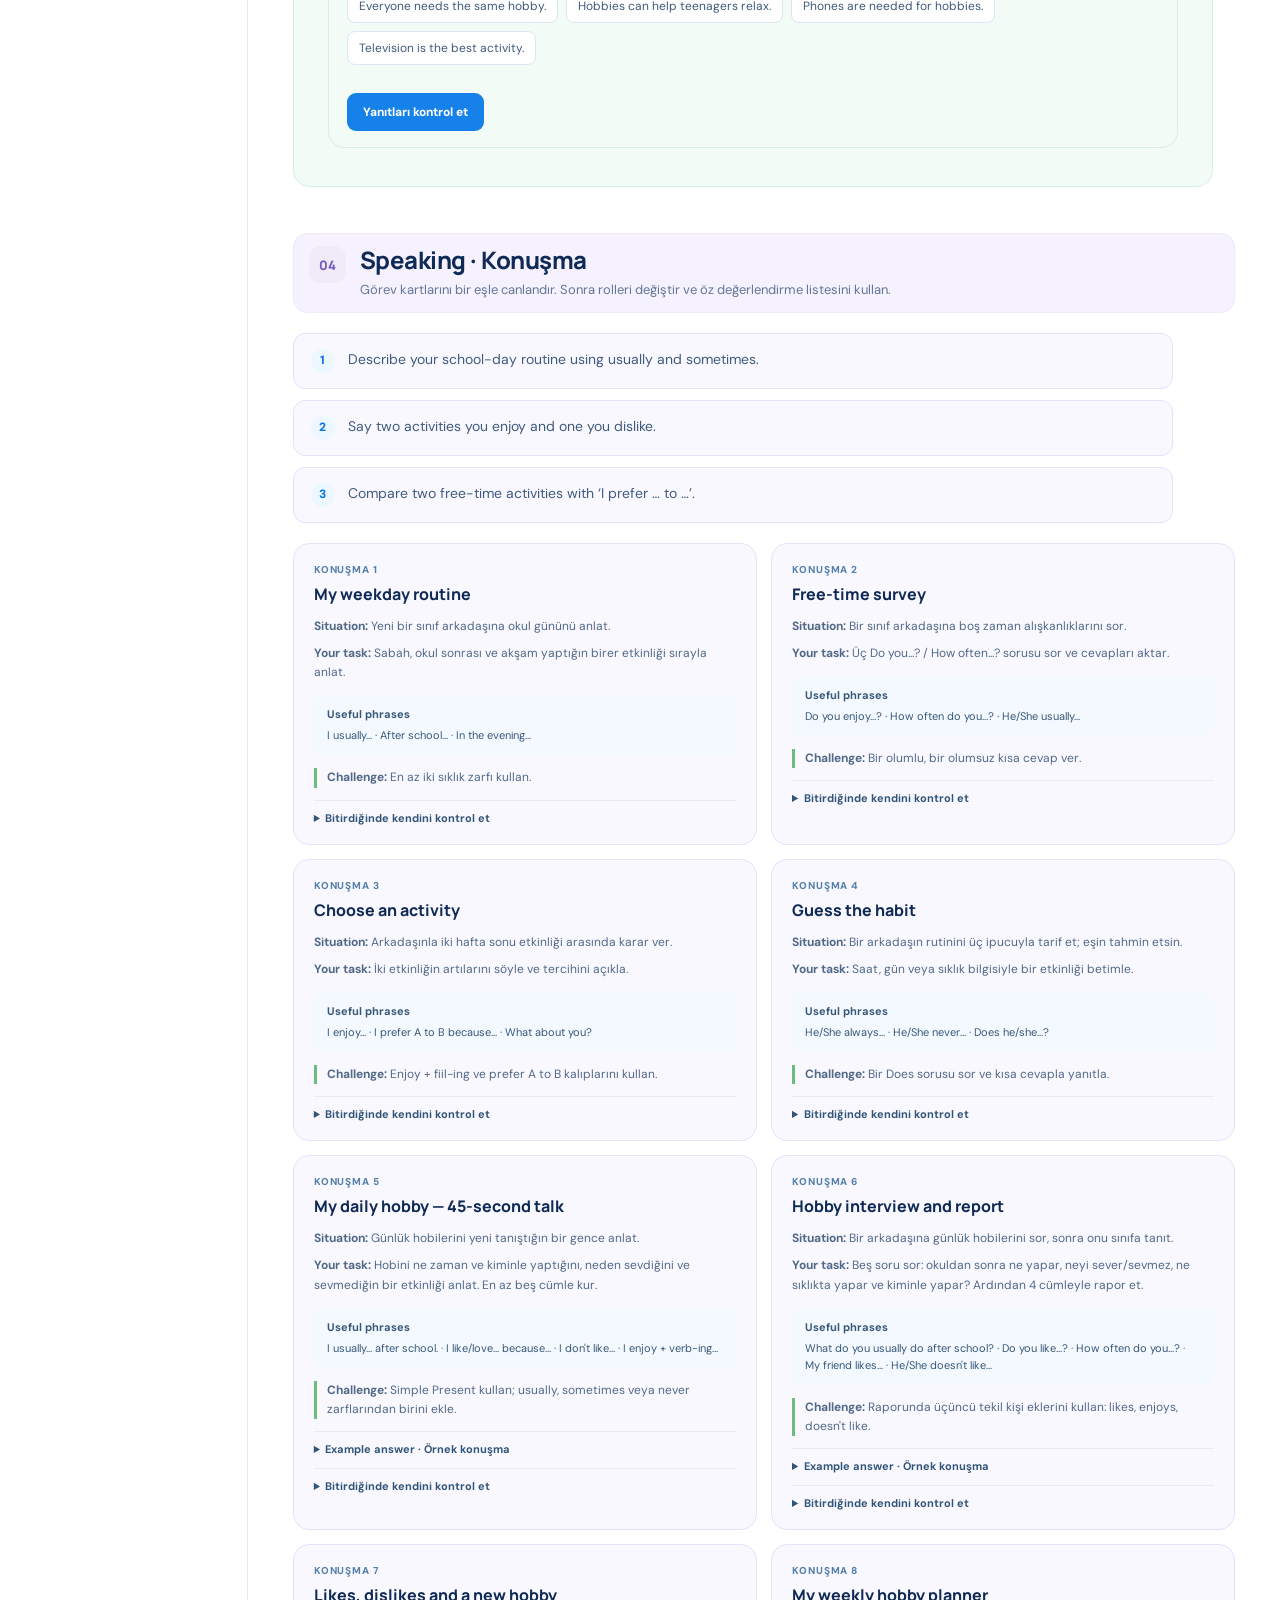
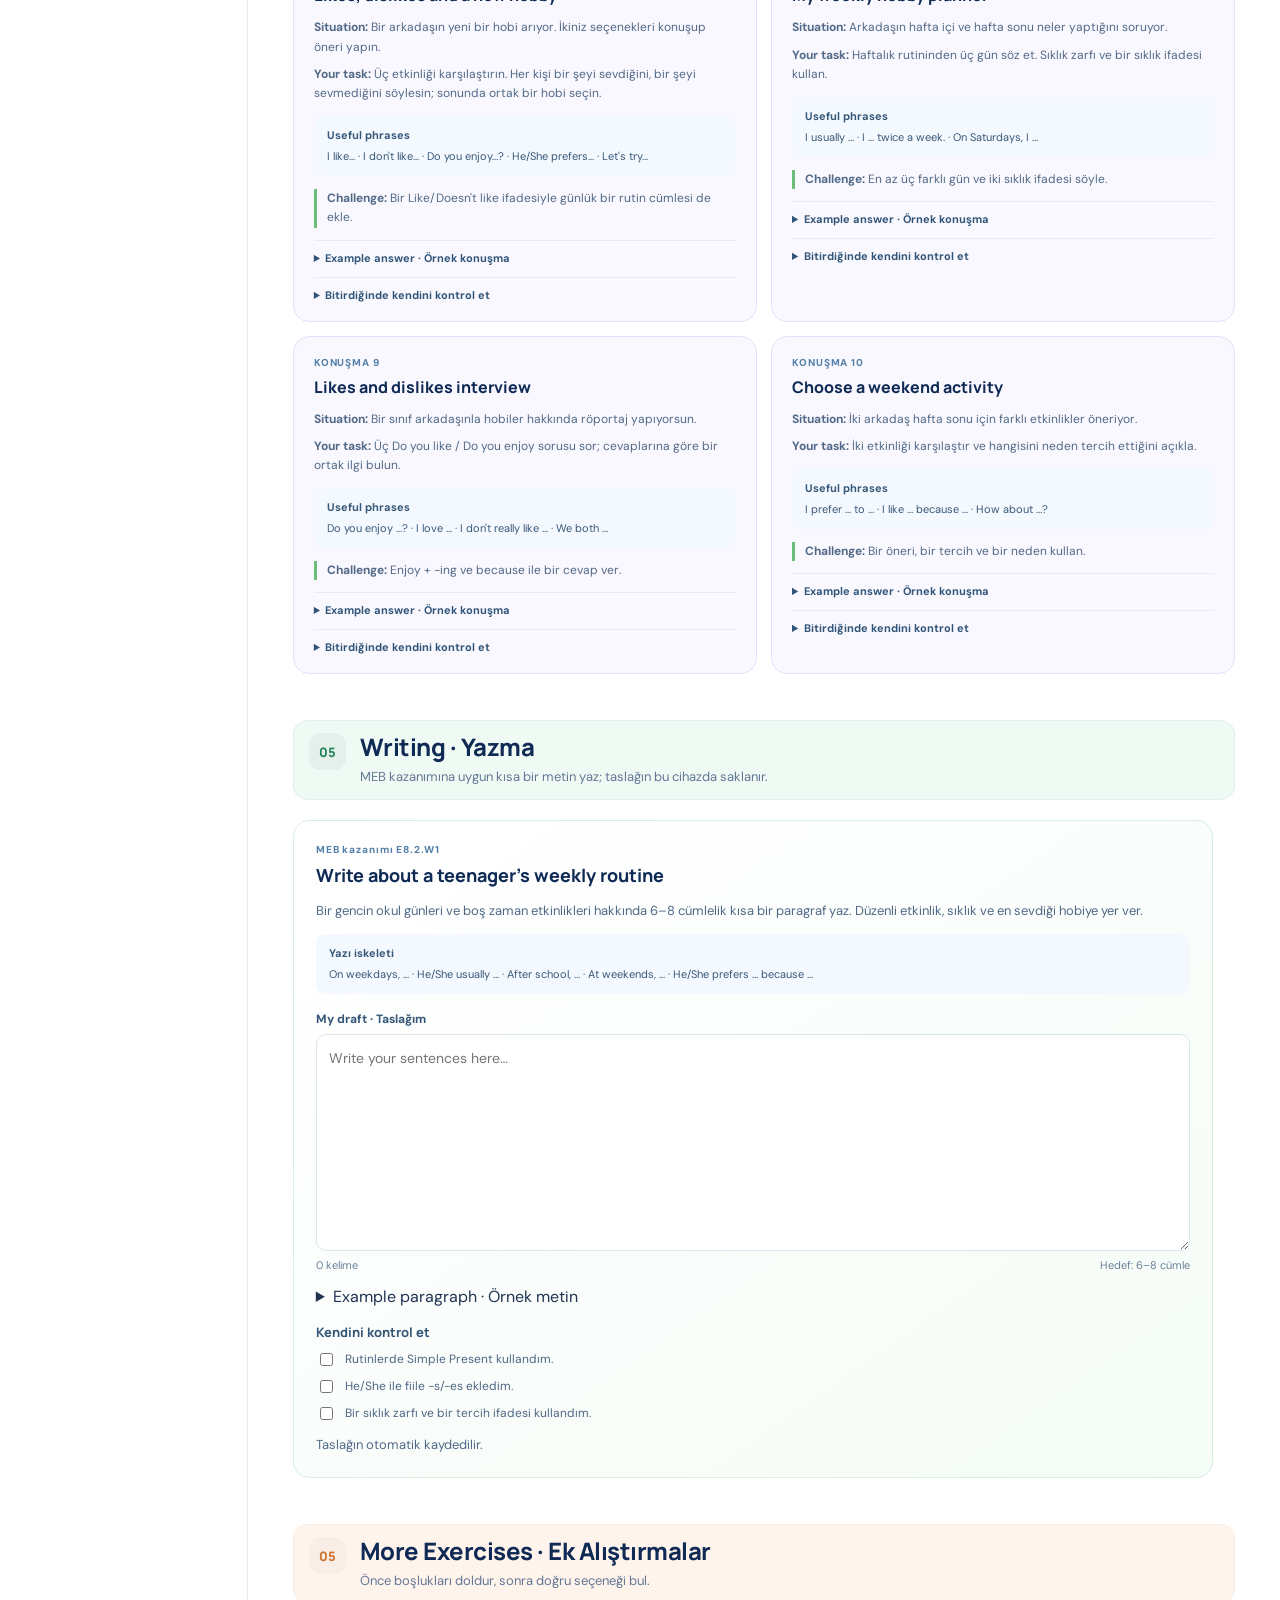
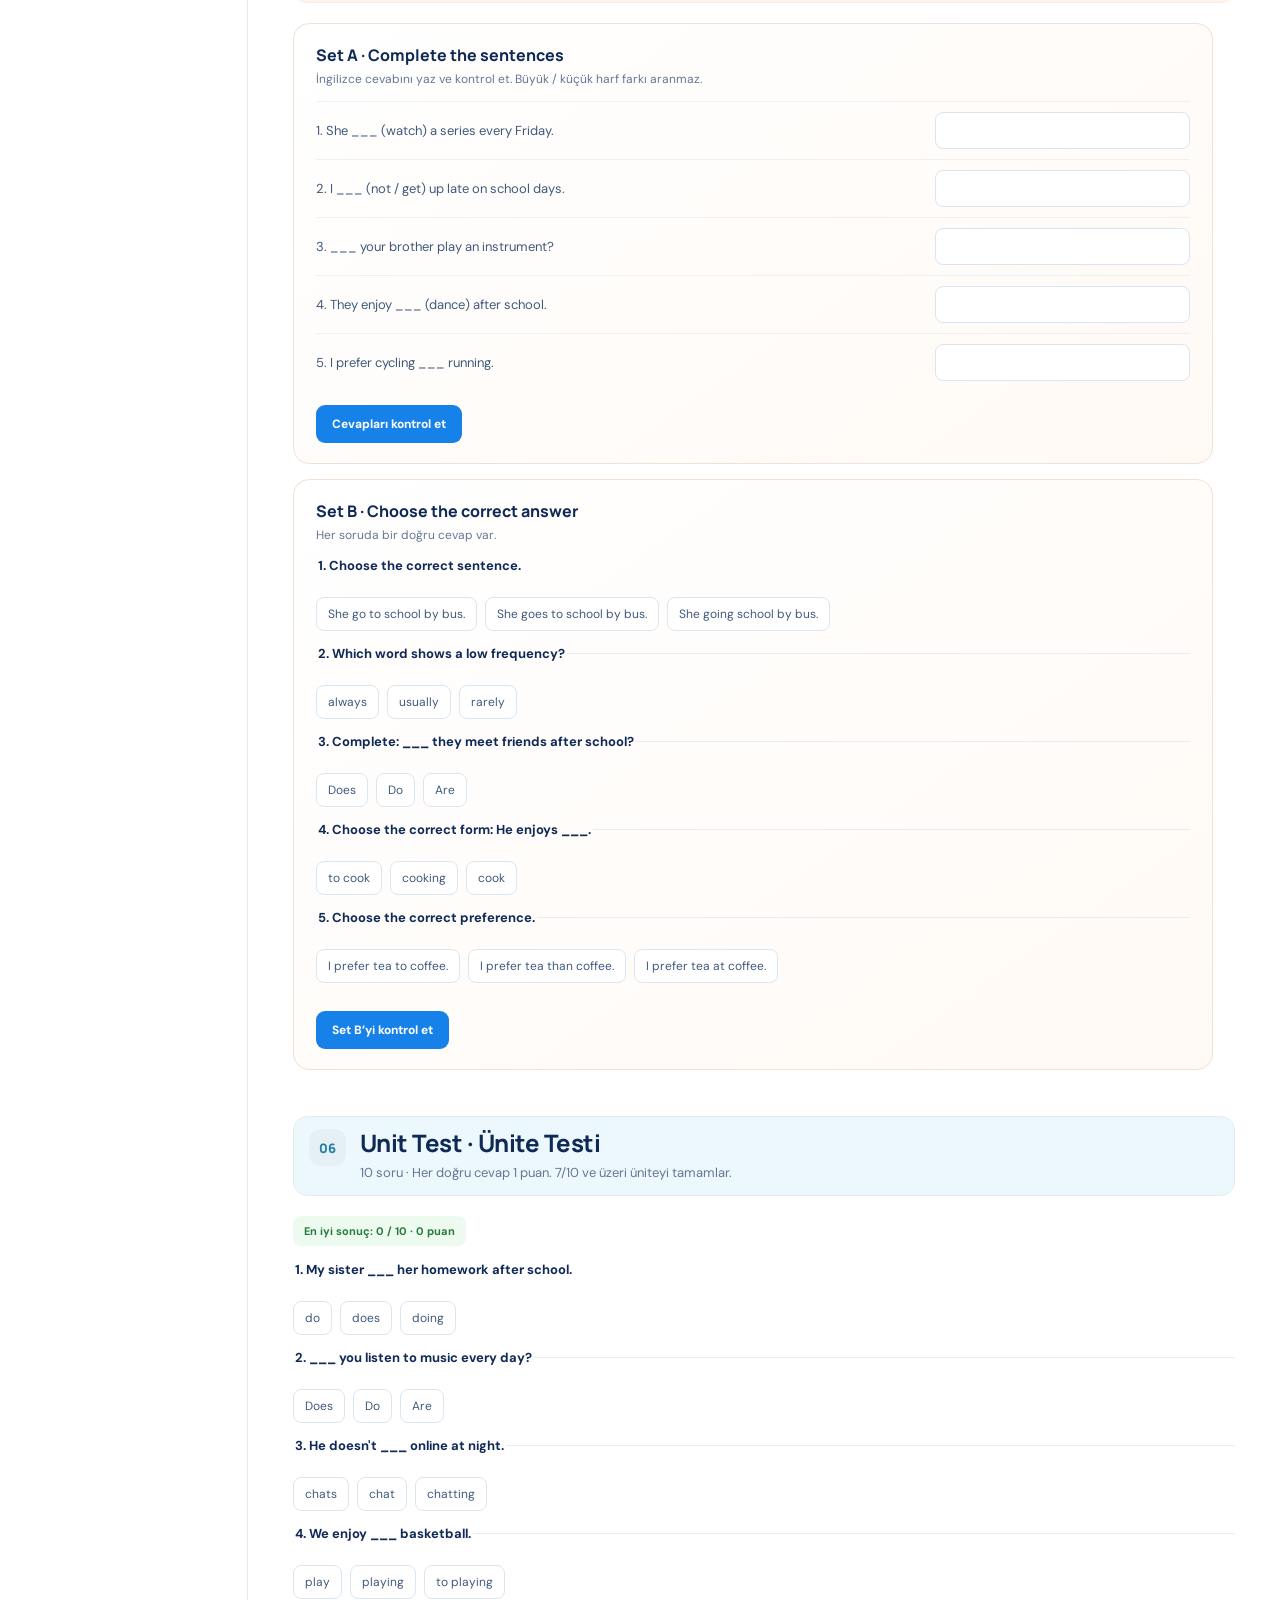
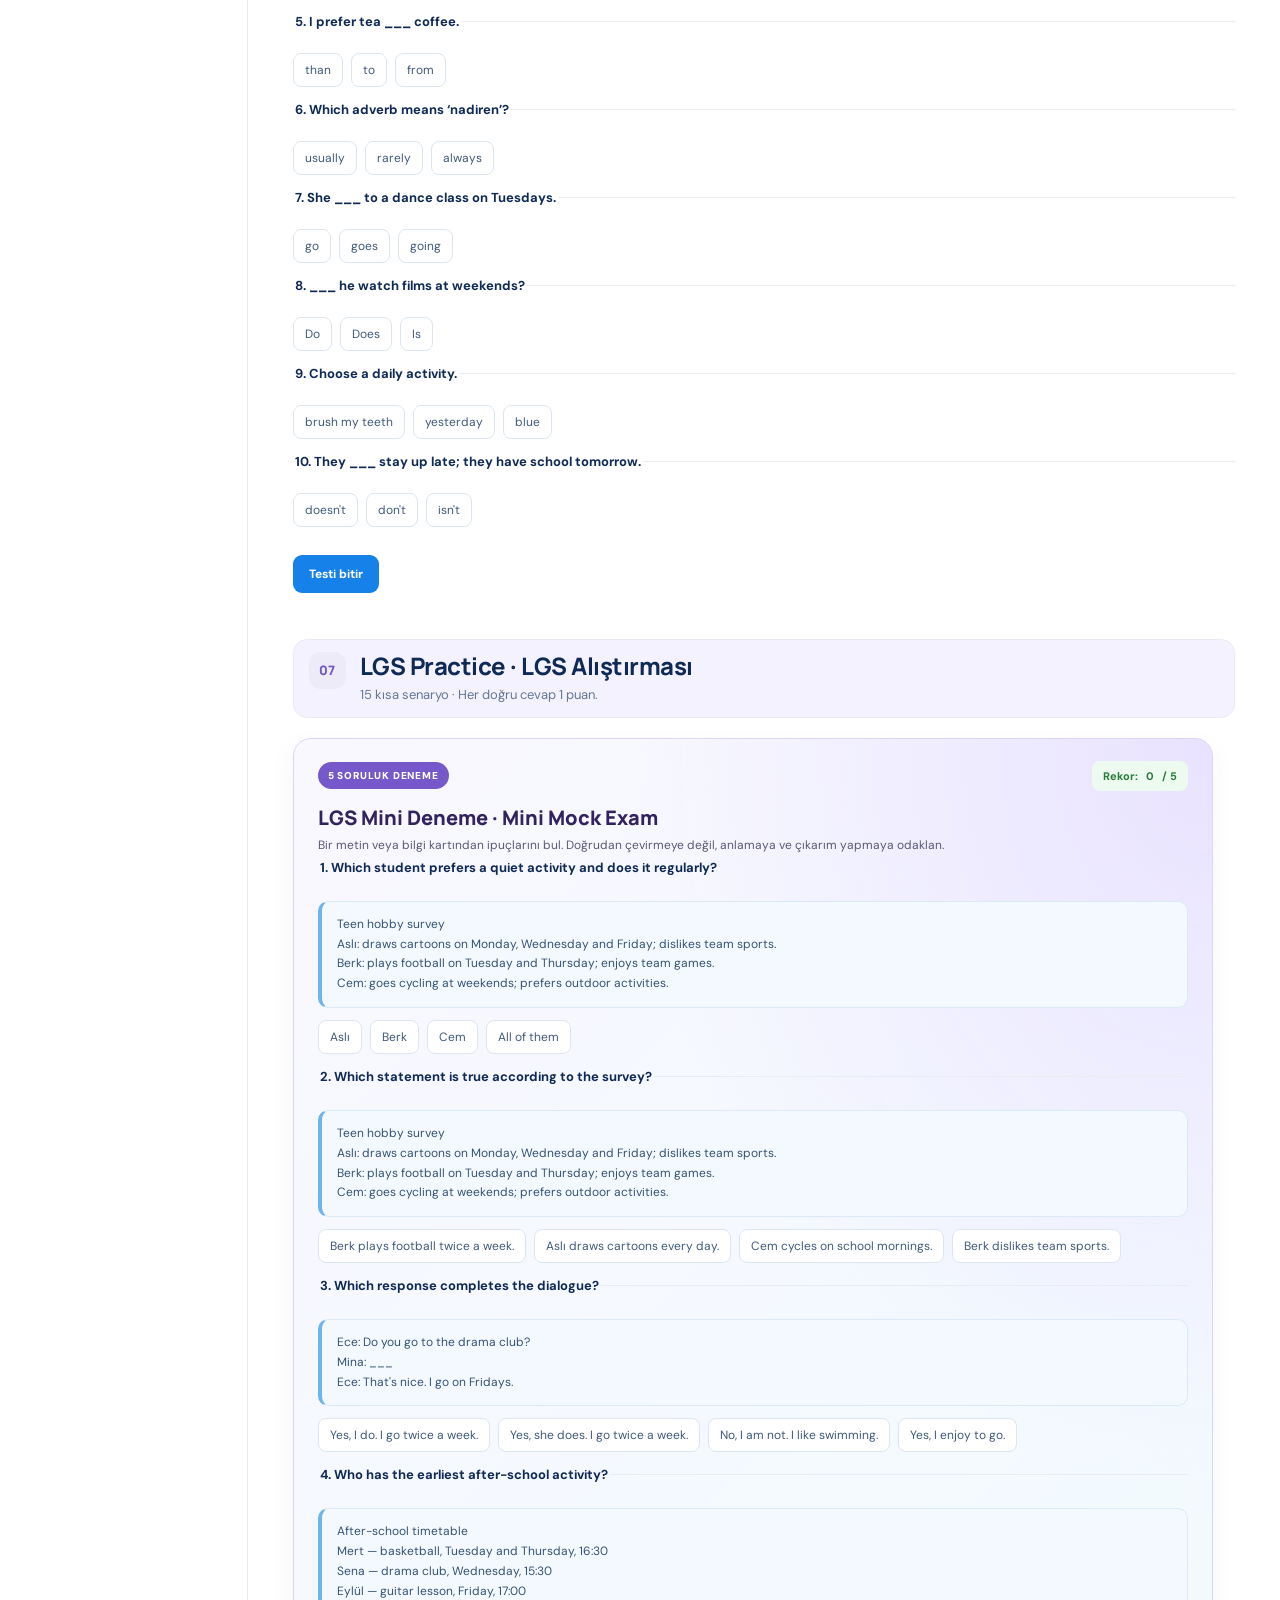
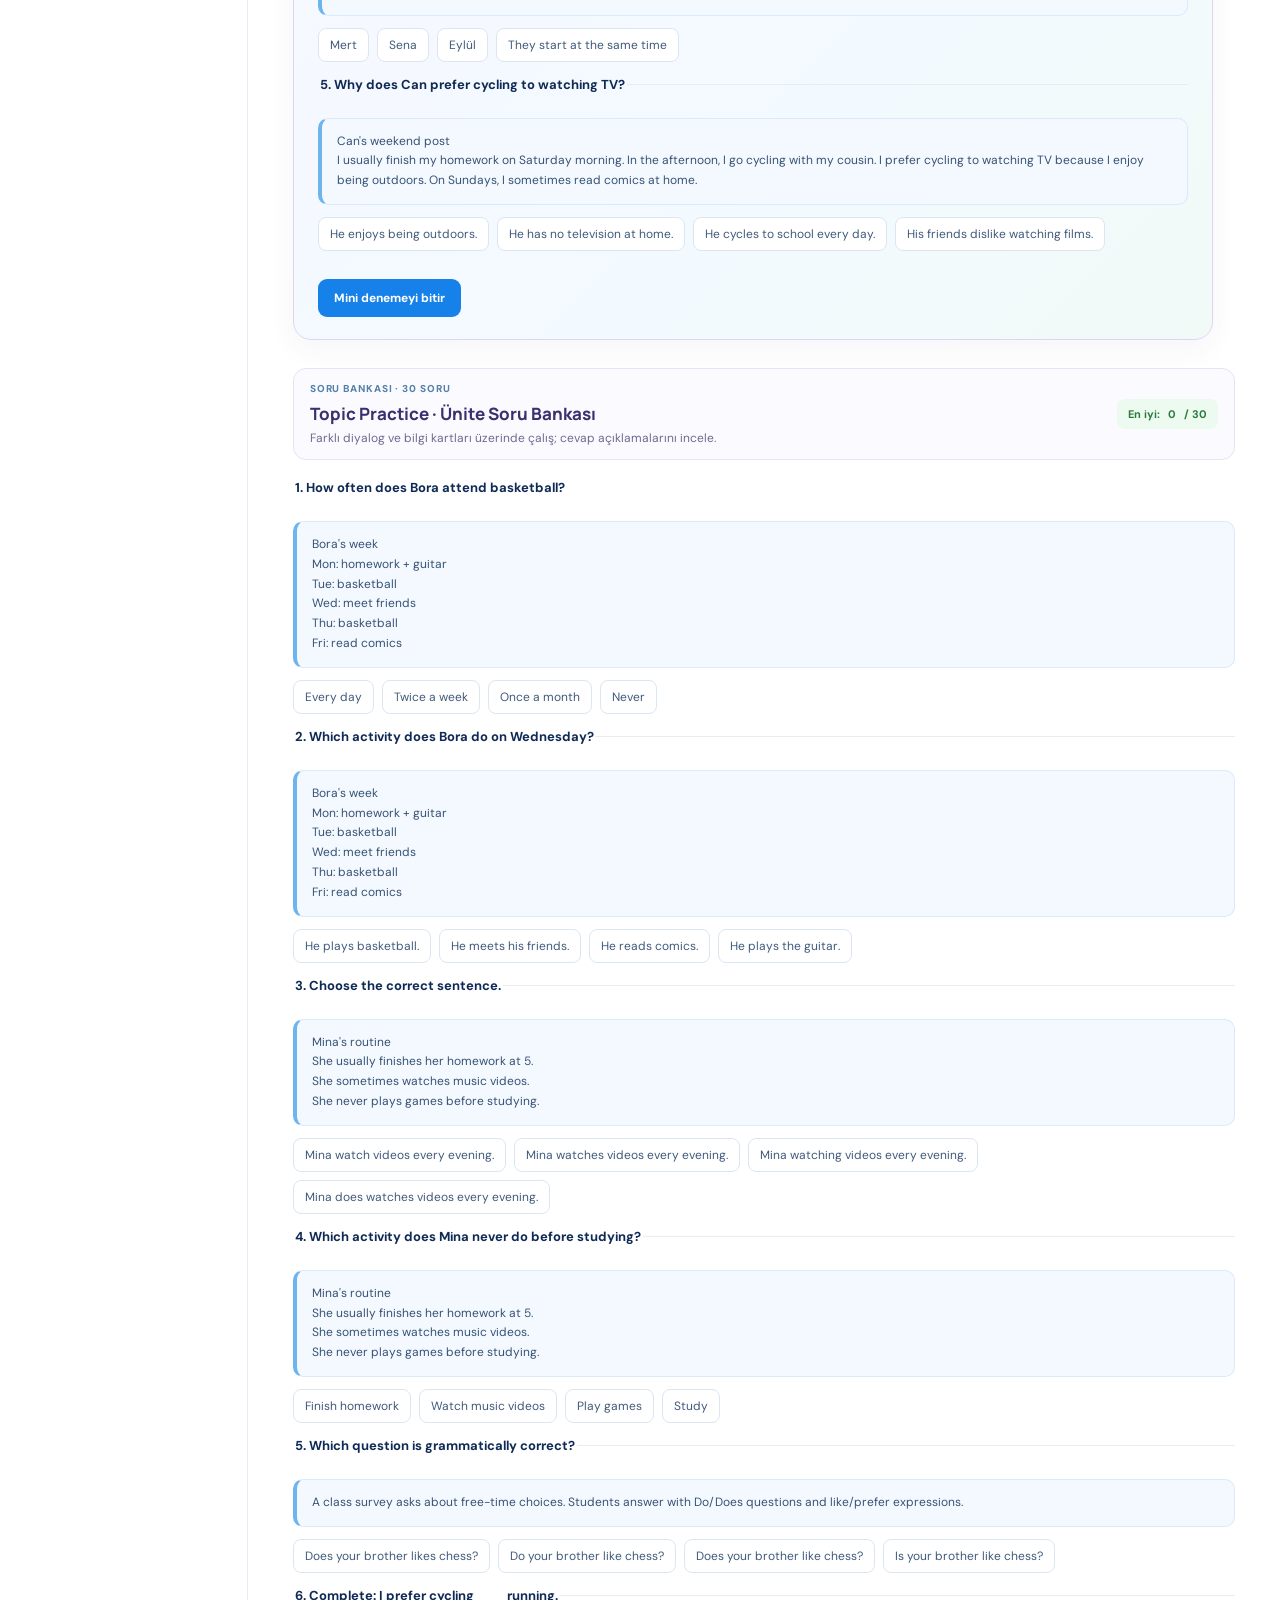
<file: unit-2-teen-life/index.html>
<!doctype html><html lang="tr"><head><meta charset="utf-8"><meta name="viewport" content="width=device-width, initial-scale=1"><meta name="description" content="Teen Life: Simple Present ve gençlerin beğeni ve tercihleri."><title>Teen Life — English 8</title><link rel="stylesheet" href="../assets/site.css"><script src="../assets/lessons.js" defer></script><script src="../assets/app.js" defer></script></head><body data-unit="teen-life"><header class="topbar"><a class="brand" href="../" aria-label="English 8 ana sayfa"><span class="brand-mark" aria-hidden="true">E</span><span>English 8</span></a><div class="topbar-divider" aria-hidden="true"></div><span class="class-label">8. Sınıf İngilizce</span><div class="topbar-divider second-divider" aria-hidden="true"></div><span class="term-label">Dönem 1</span><div class="topbar-spacer"></div><a class="topbar-home" href="../" aria-label="Ana sayfa"><svg viewBox="0 0 24 24" aria-hidden="true"><path d="m3 10 9-7 9 7v10a1 1 0 0 1-1 1h-5v-7H9v7H4a1 1 0 0 1-1-1z"/></svg></a><button class="menu-toggle" type="button" aria-expanded="false" aria-controls="course-sidebar">Üniteler <span aria-hidden="true">☰</span></button></header><div class="app-frame"><aside class="sidebar" id="course-sidebar" aria-label="Dönem üniteleri"><p class="sidebar-heading">DÖNEM ÜNİTELERİ</p><nav id="unit-nav" class="unit-nav"></nav><div class="sidebar-progress"><div class="progress-heading"><span>İlerleme</span><strong id="sidebar-progress-label">0 / 5</strong></div><div class="progress-track"><span id="sidebar-progress-fill"></span></div><p>Çalıştıkça puanların burada saklanır.</p></div><a class="sidebar-home" href="../">← Kurs ana sayfası</a></aside><main id="main-content" class="main-content" tabindex="-1"></main></div><footer class="site-footer"><span>English 8</span><span>Öğren, dene, tekrar et.</span></footer></body></html>
</file>
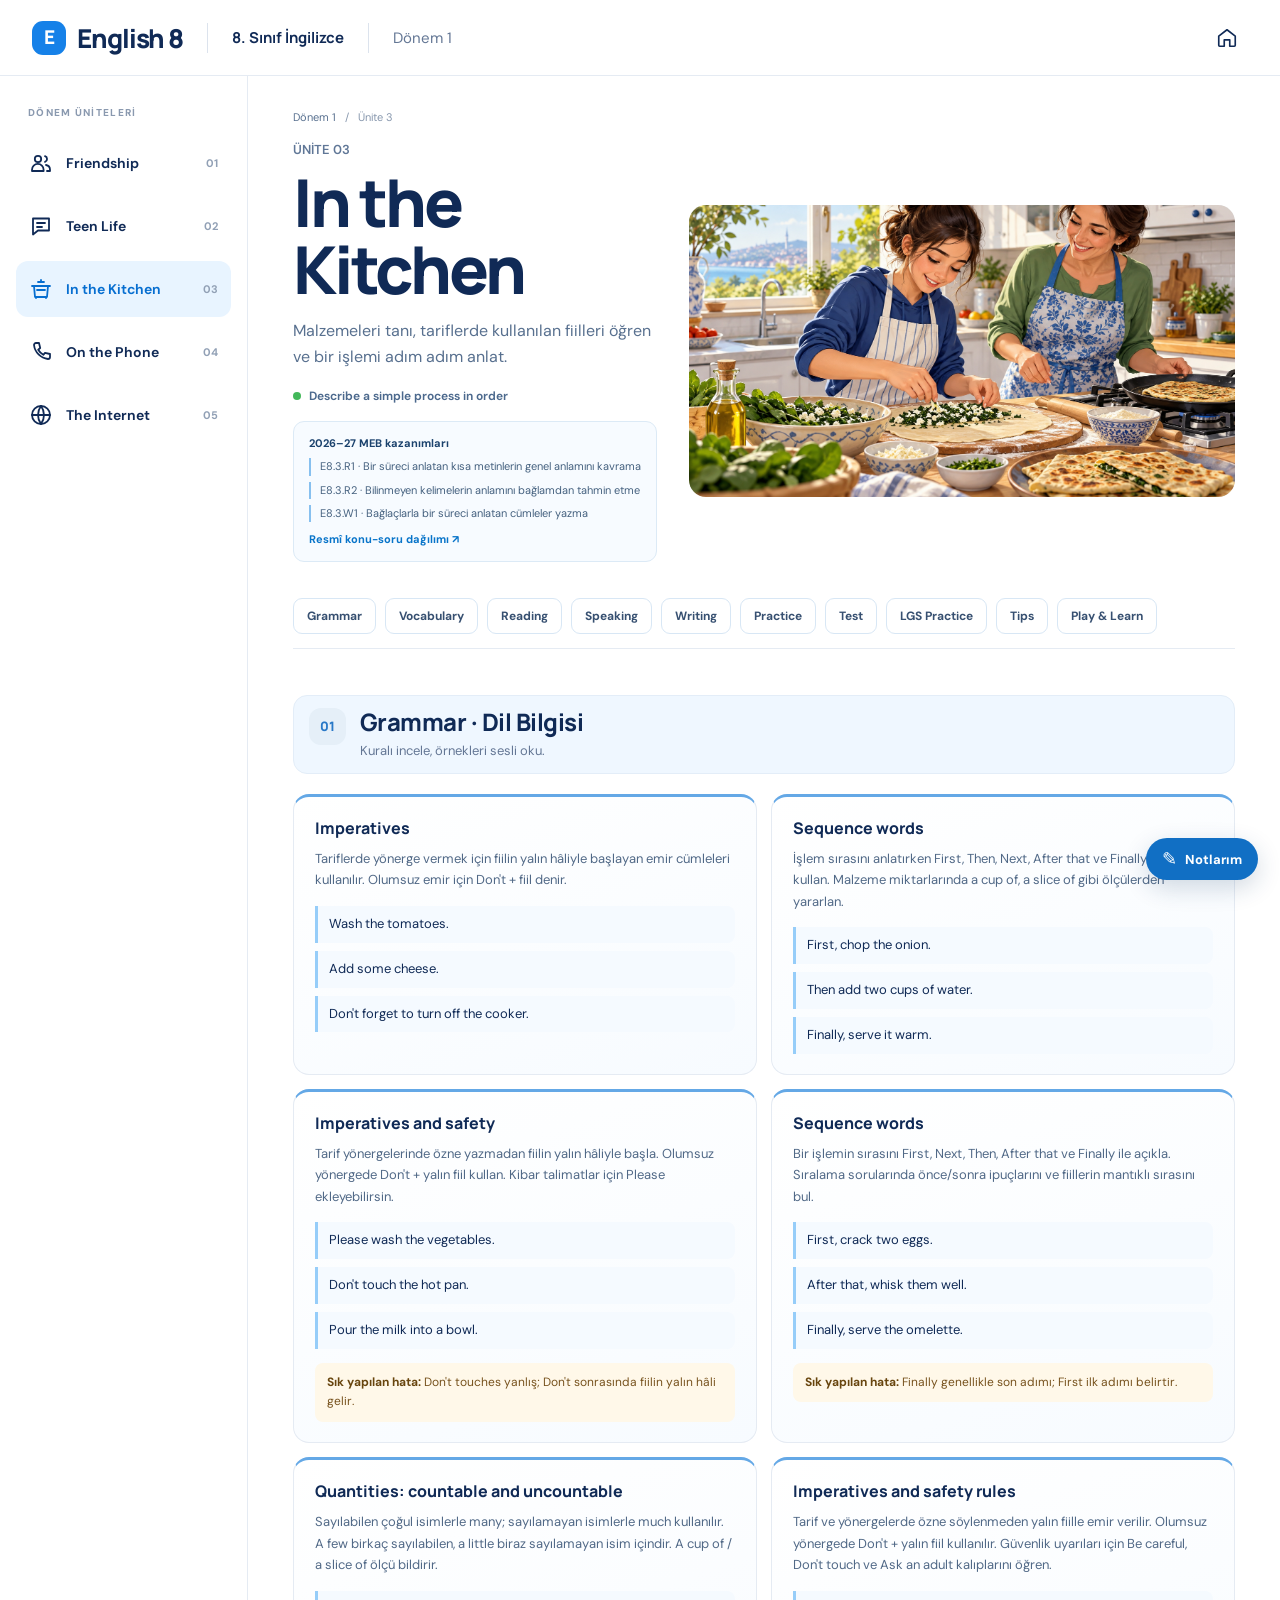
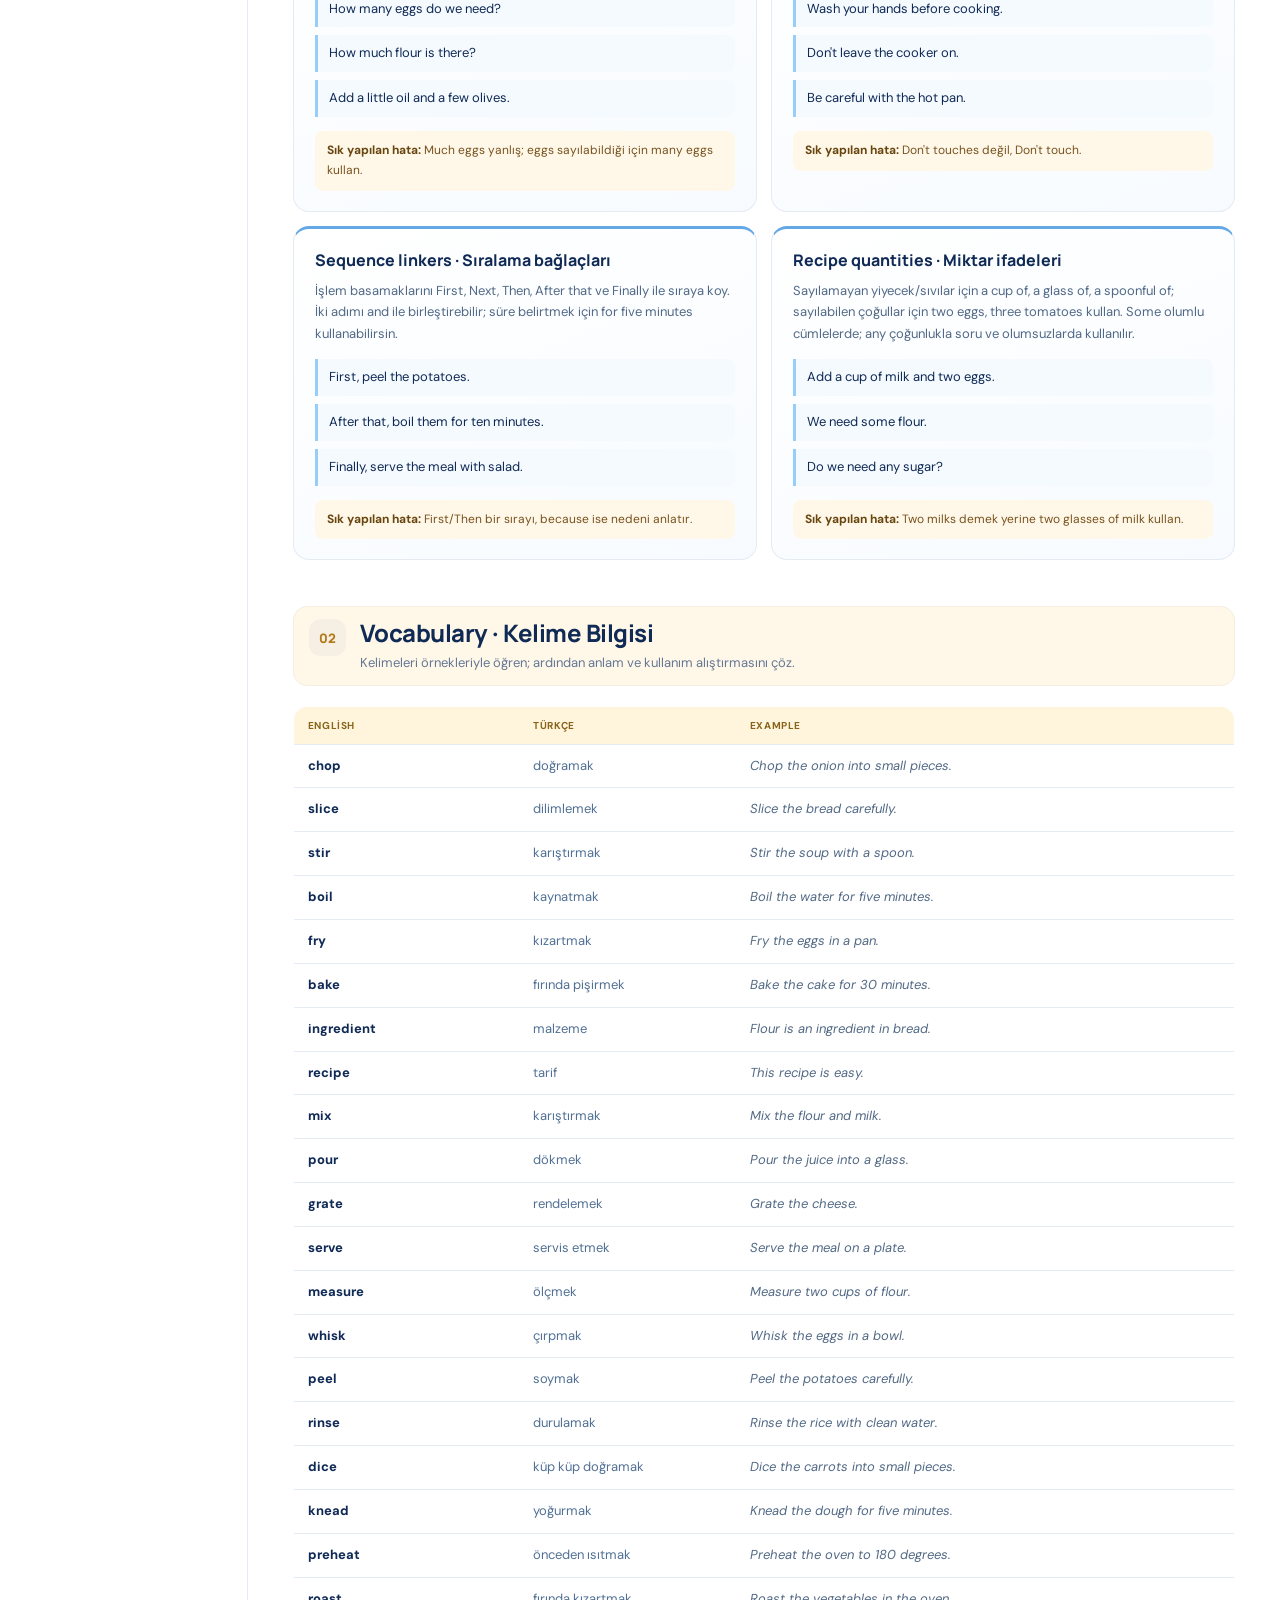
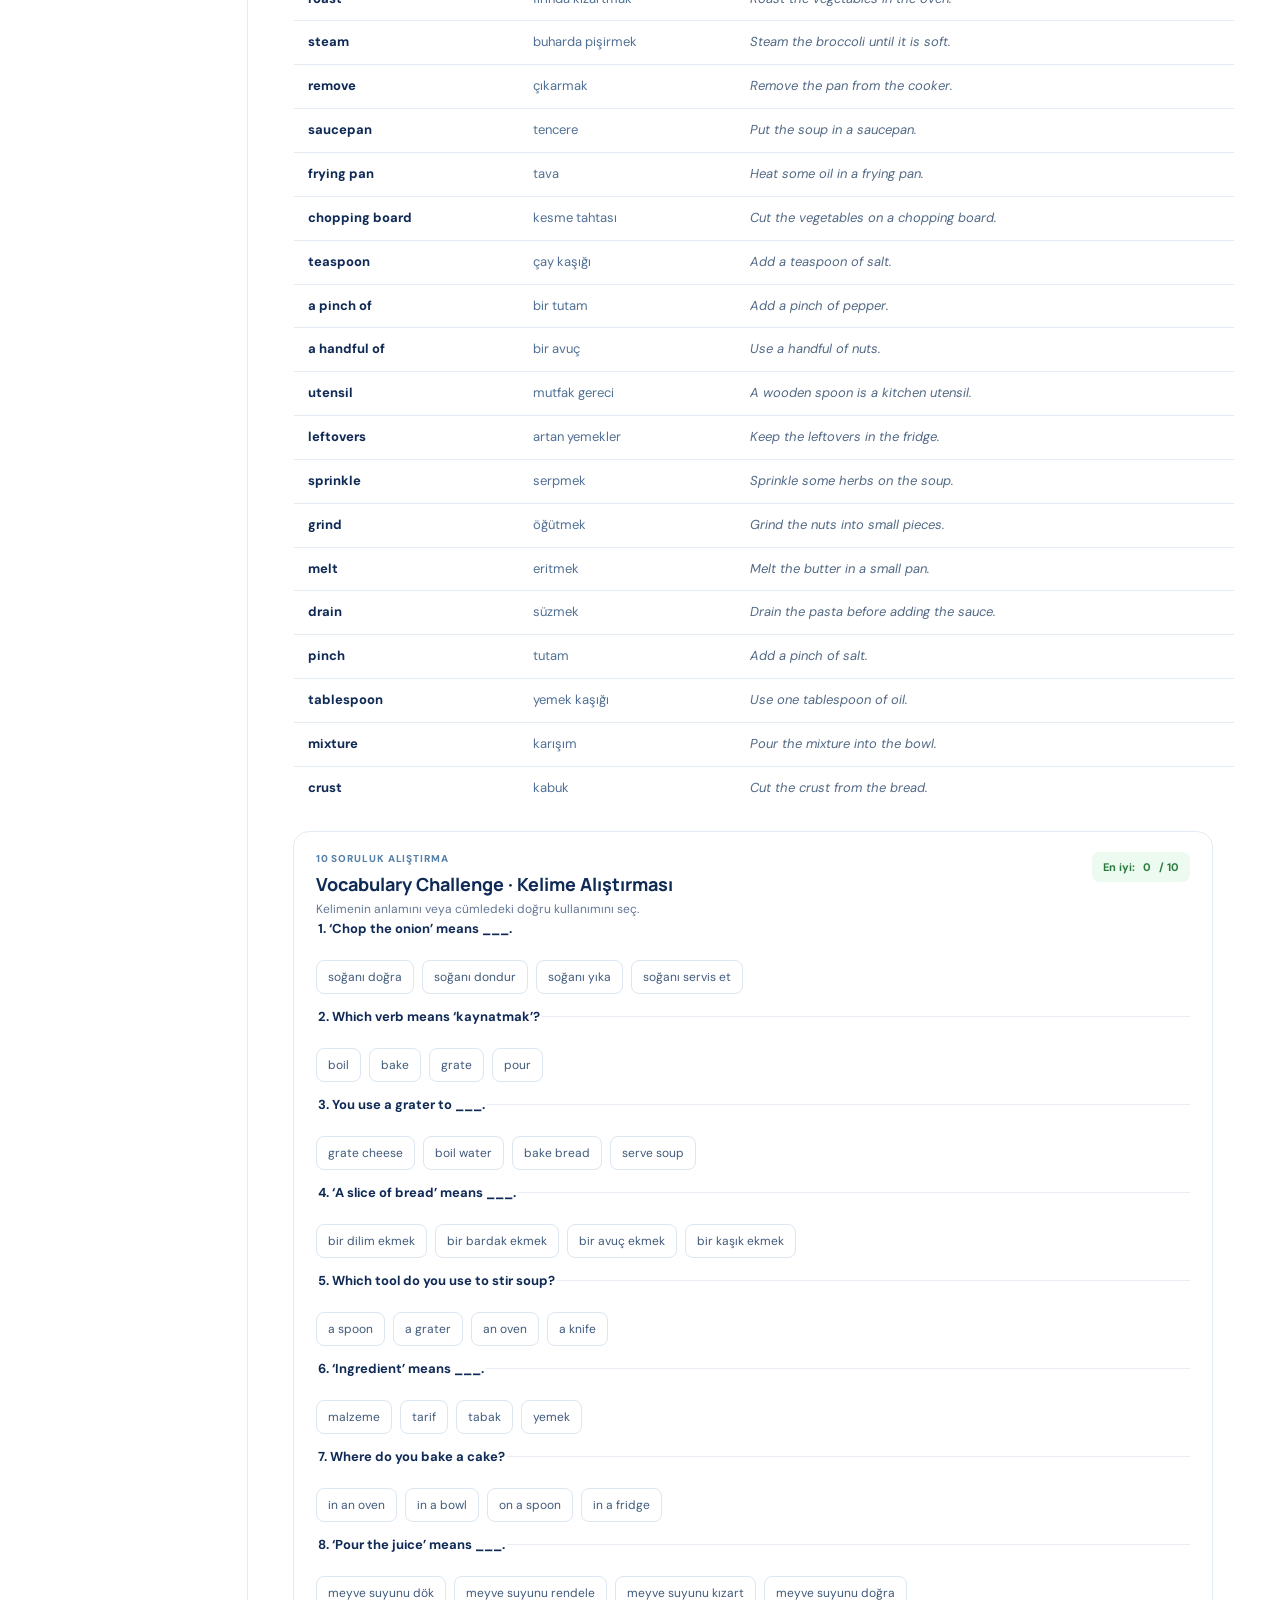
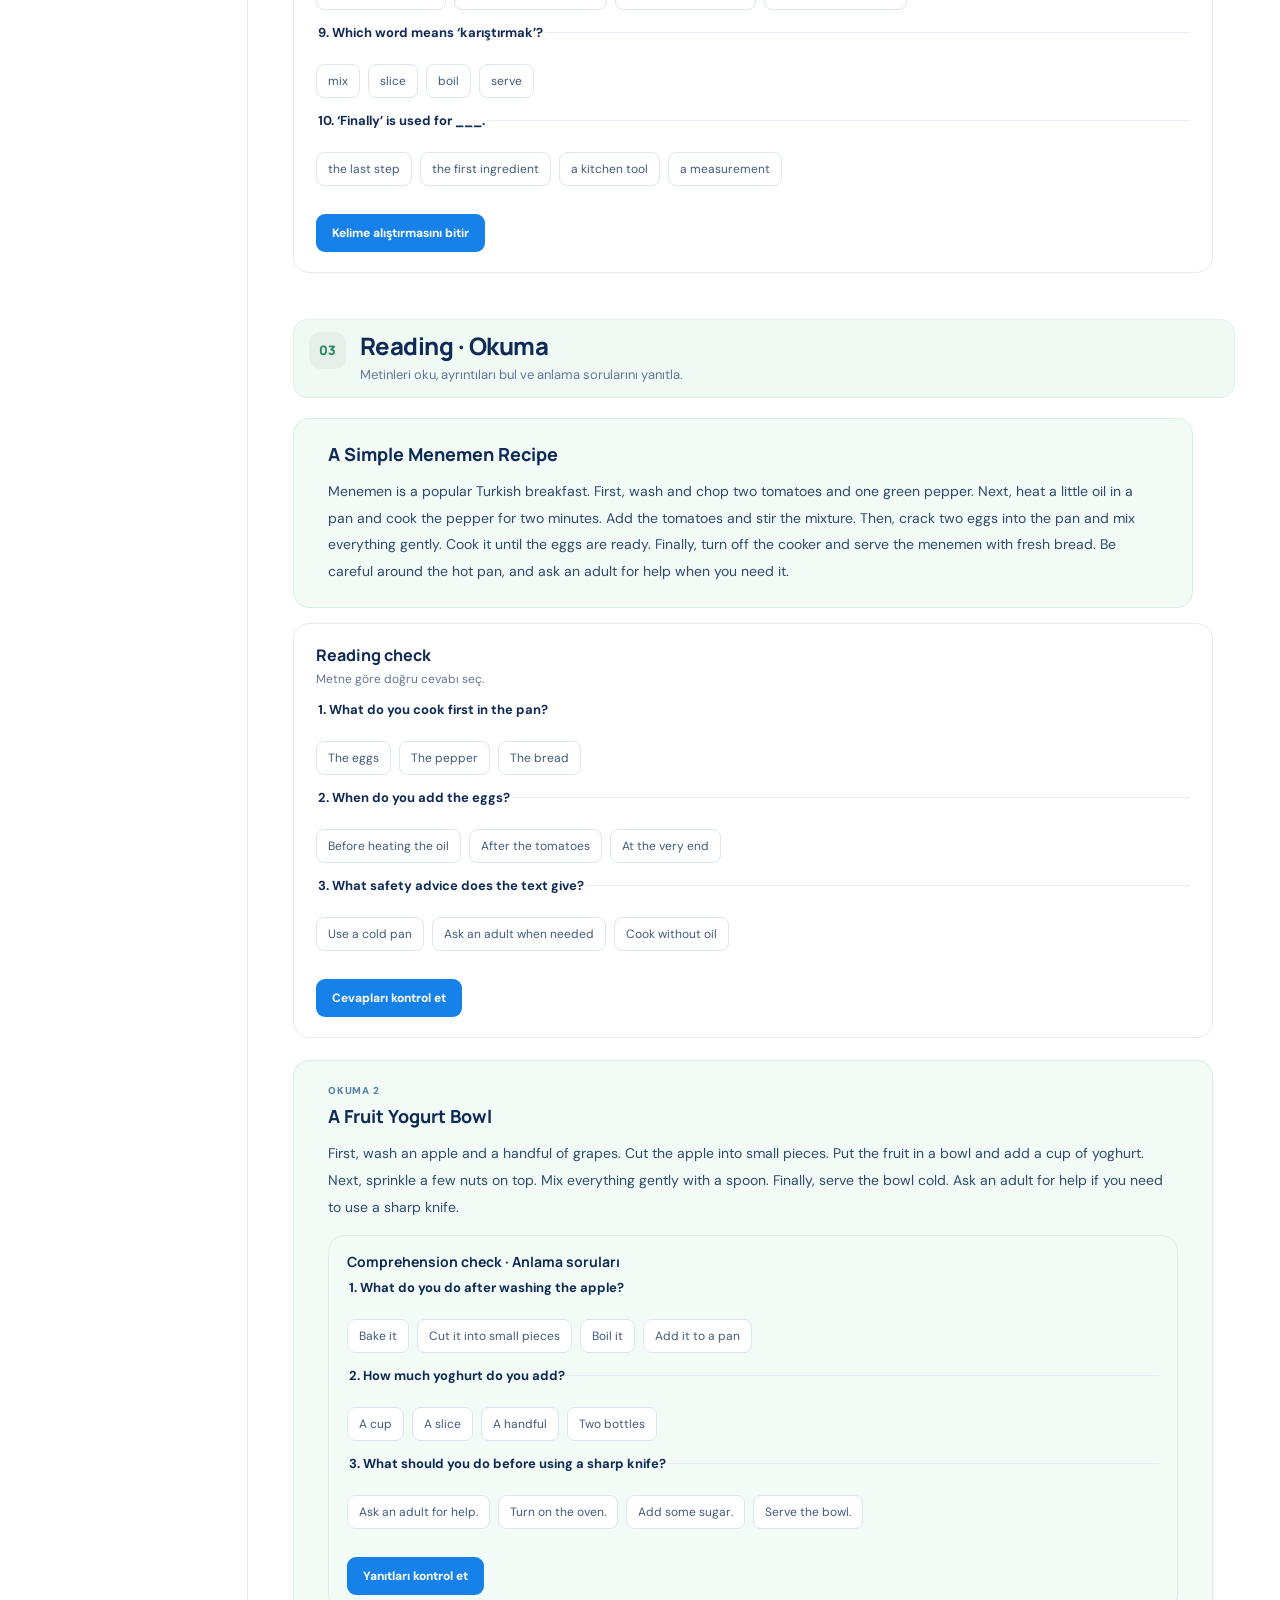
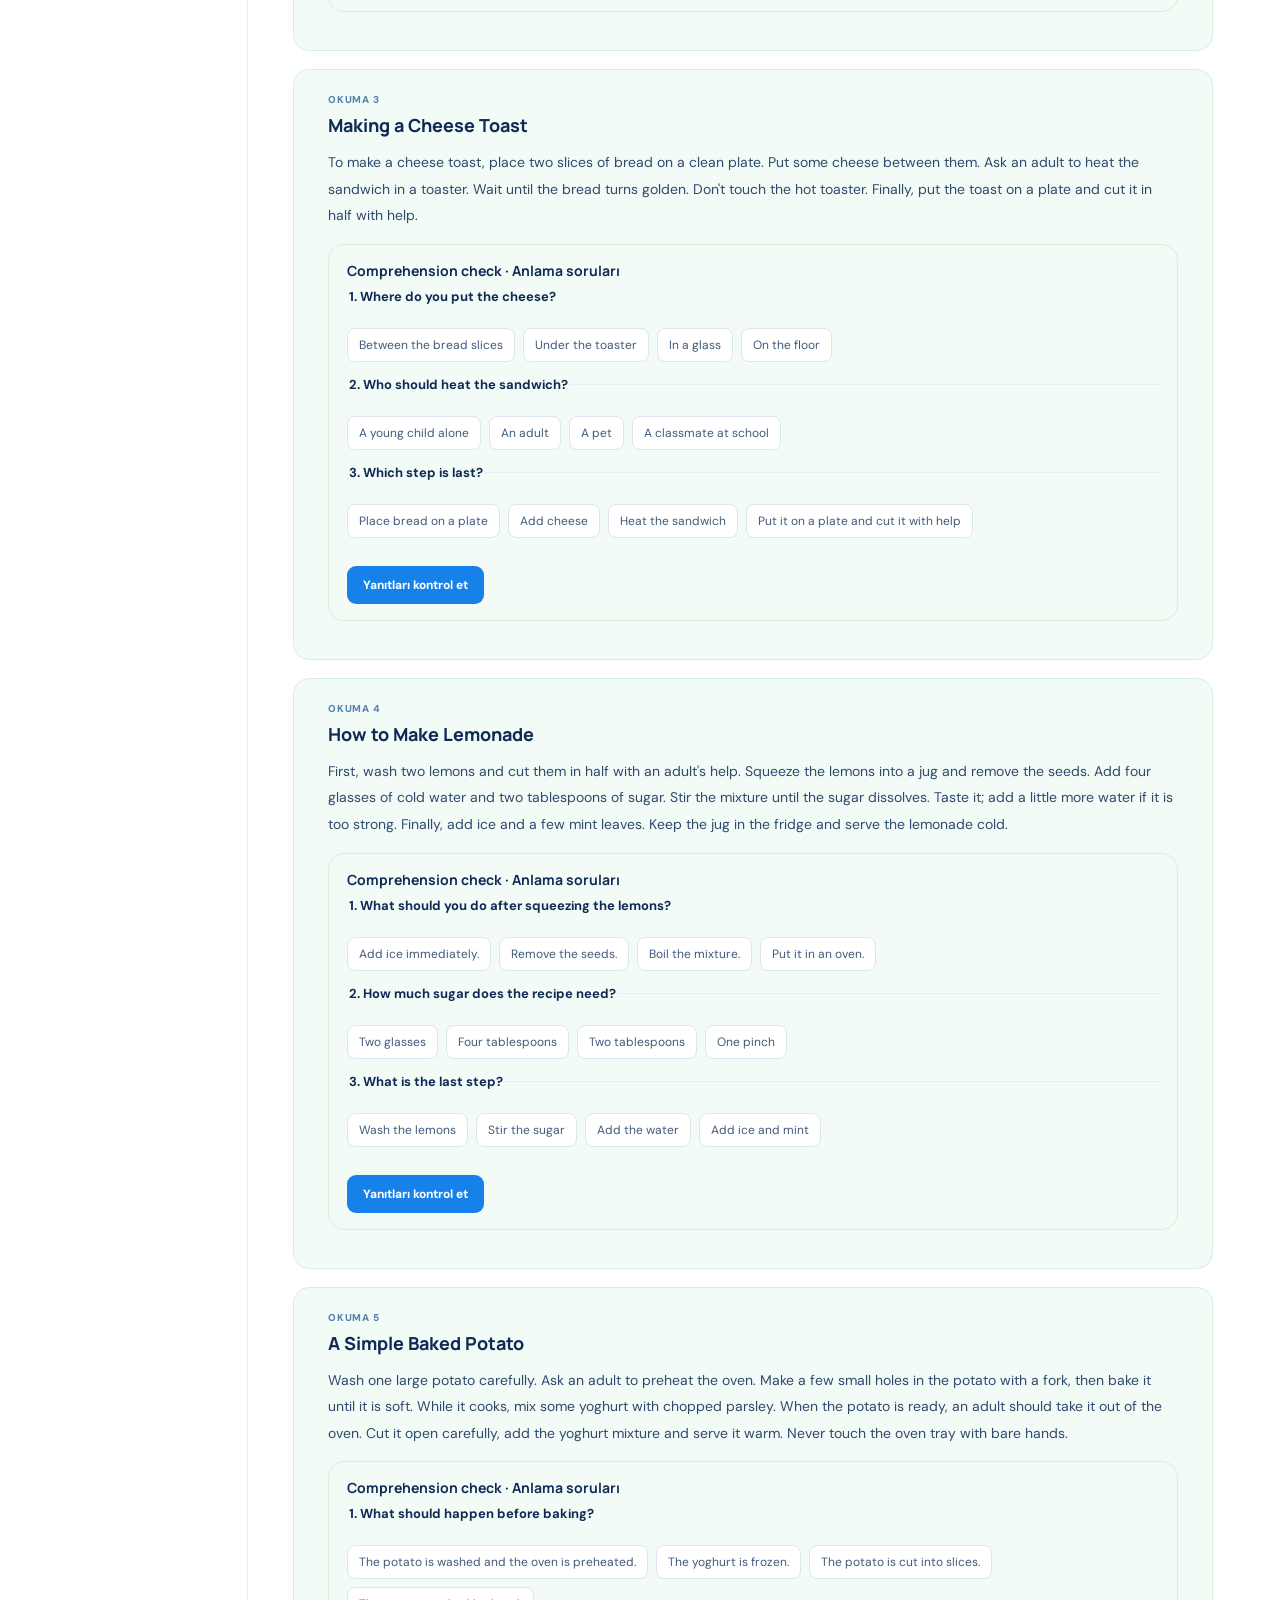
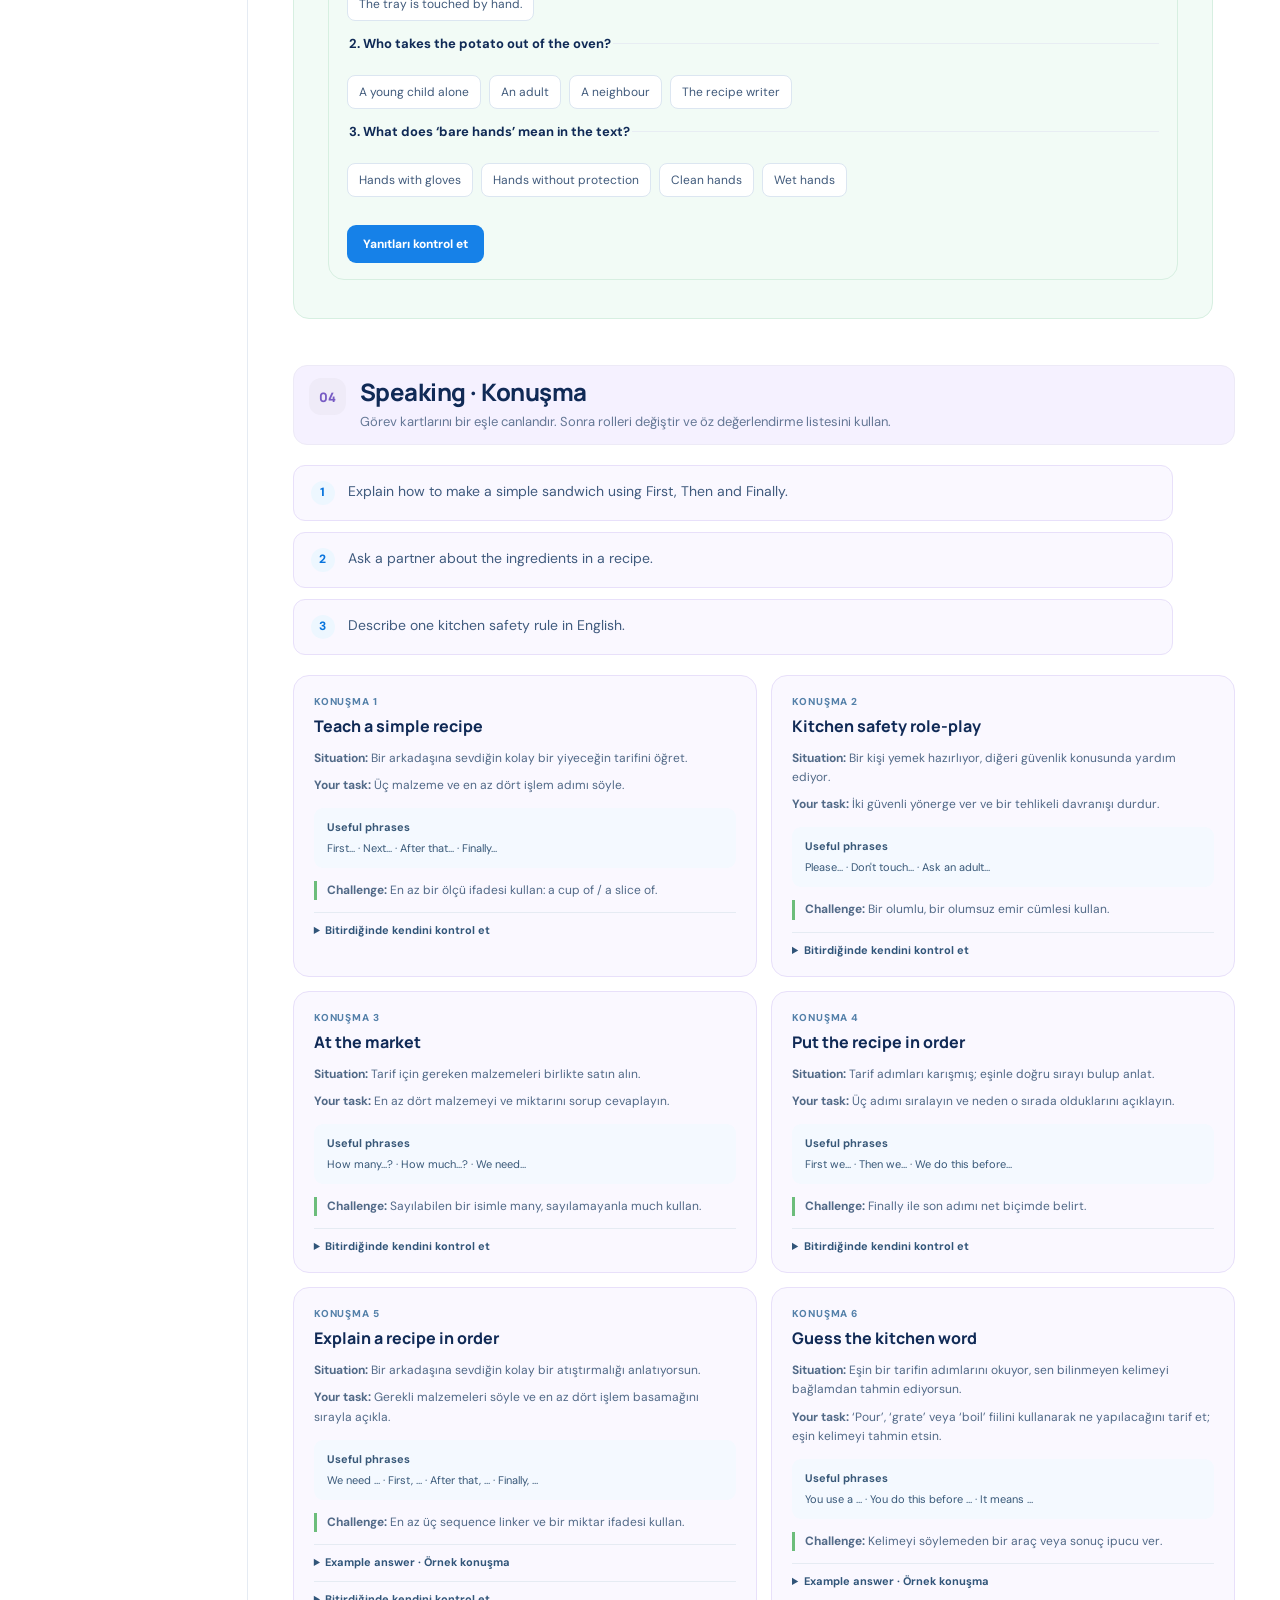
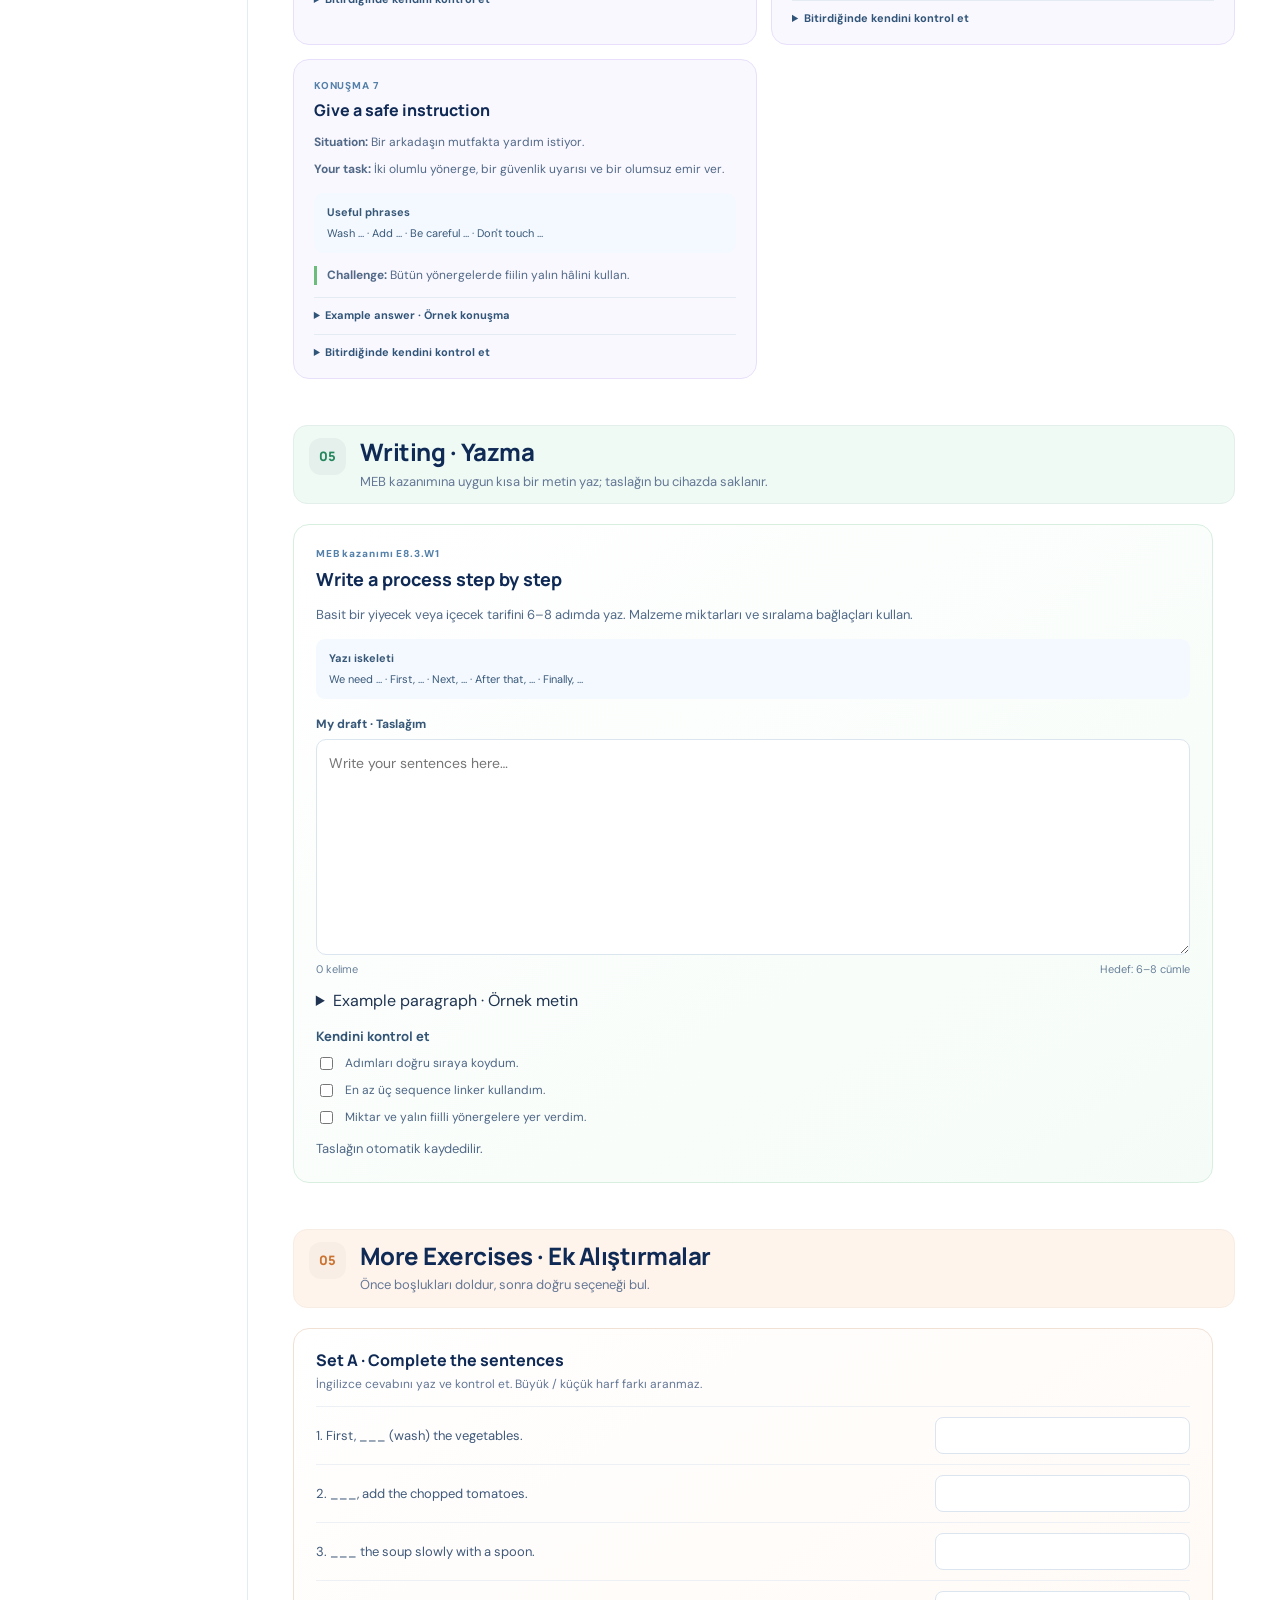
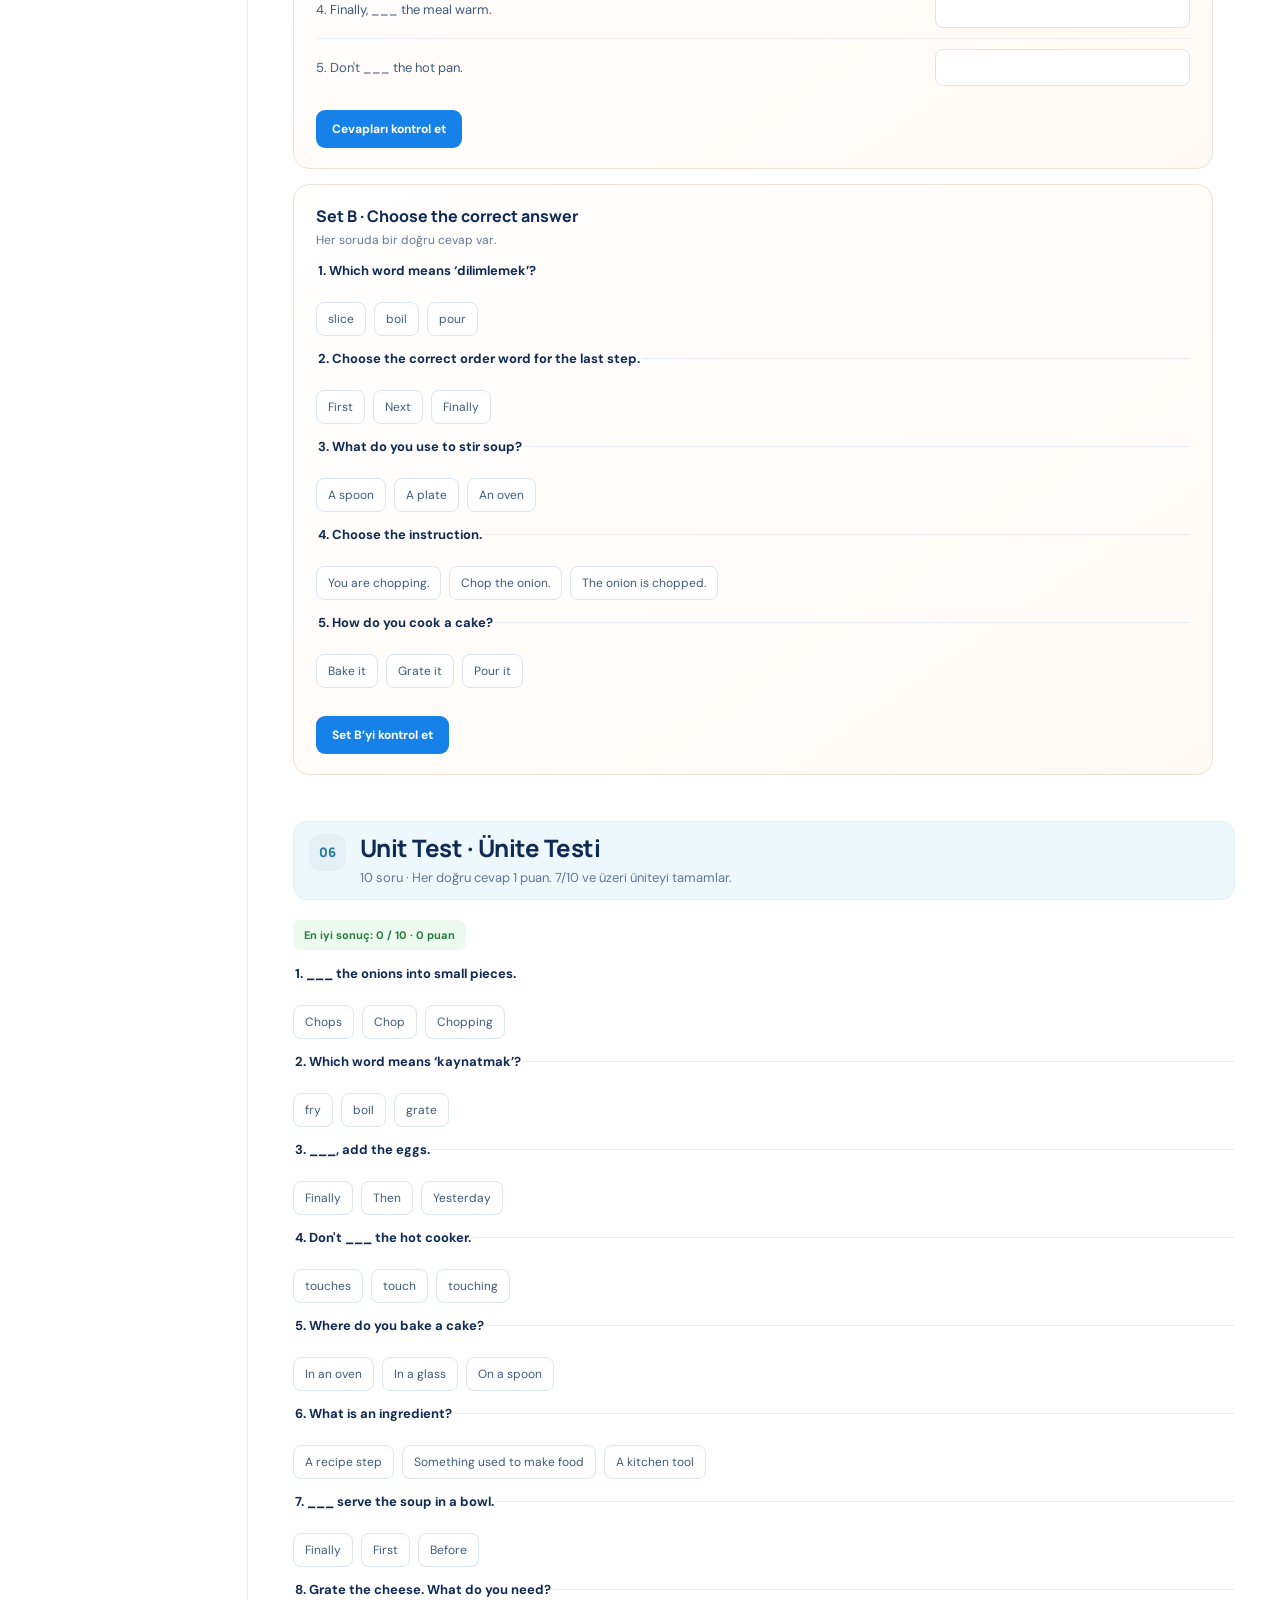
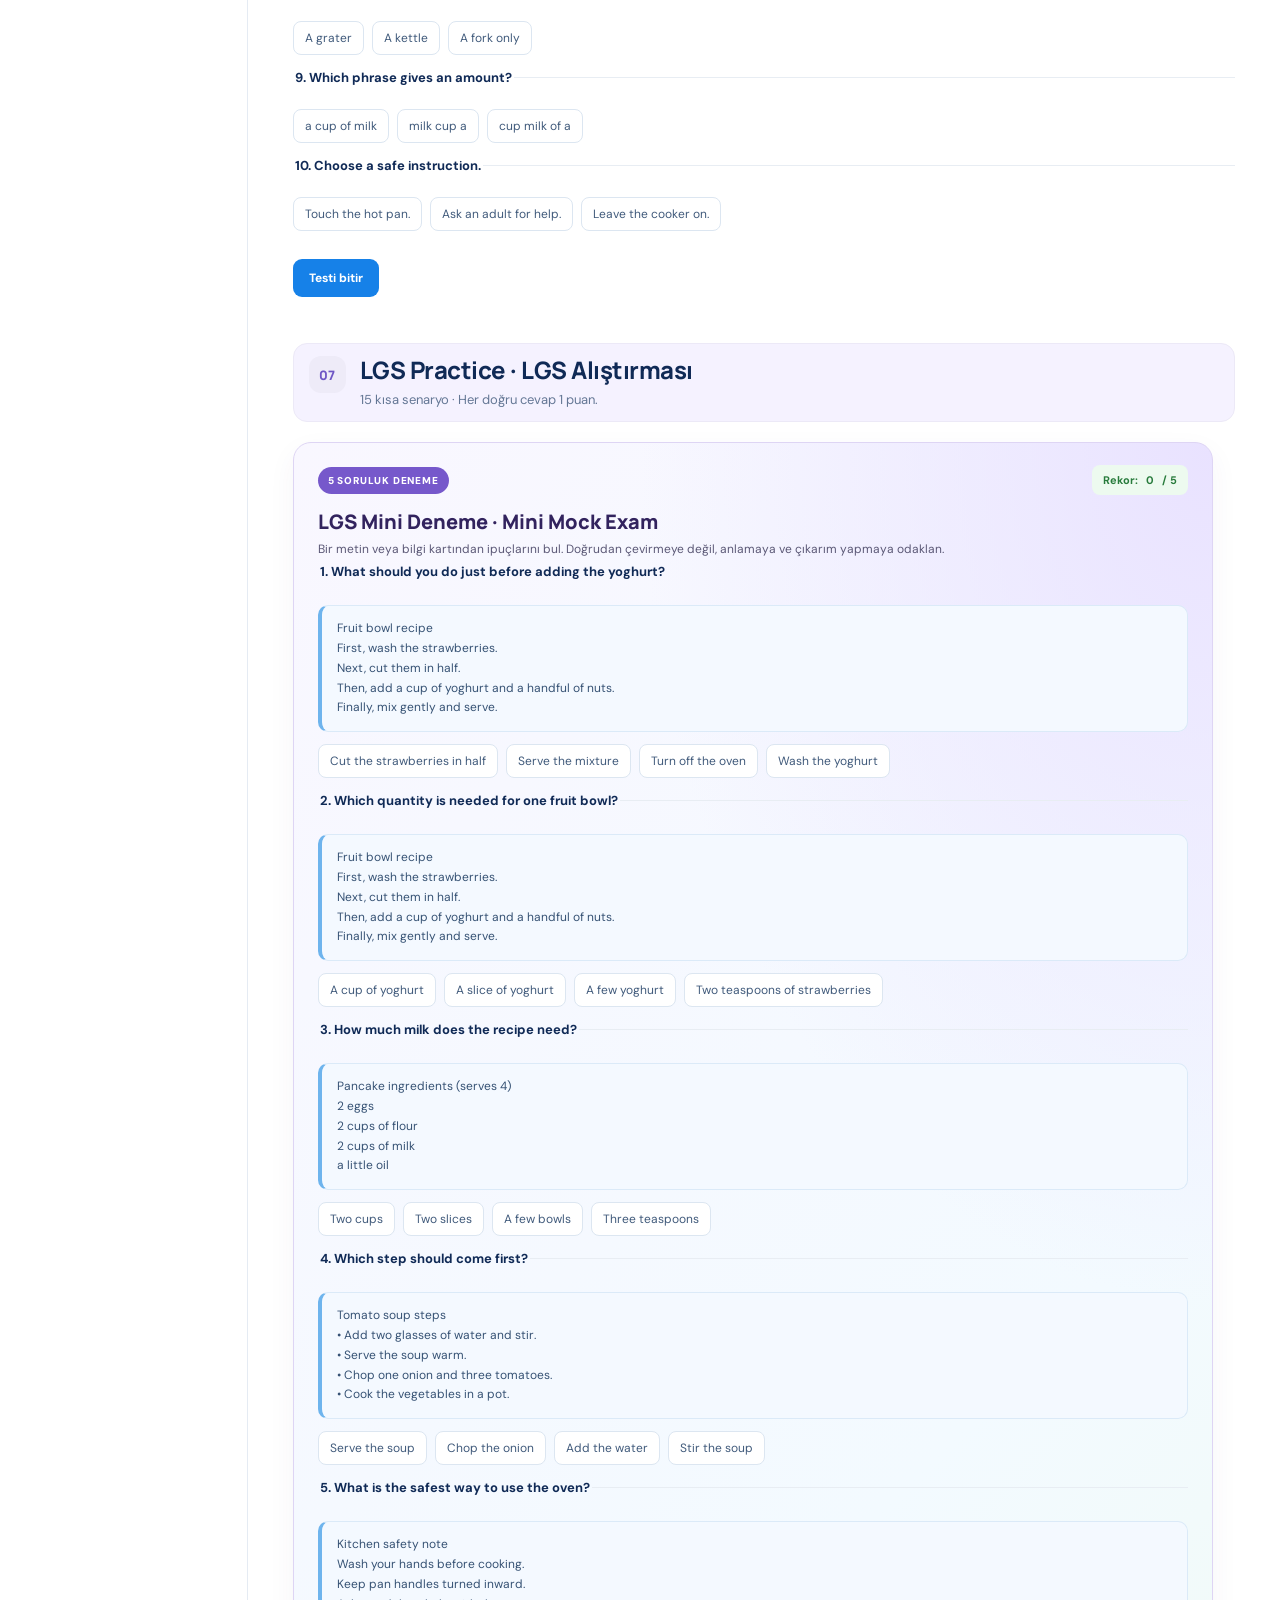
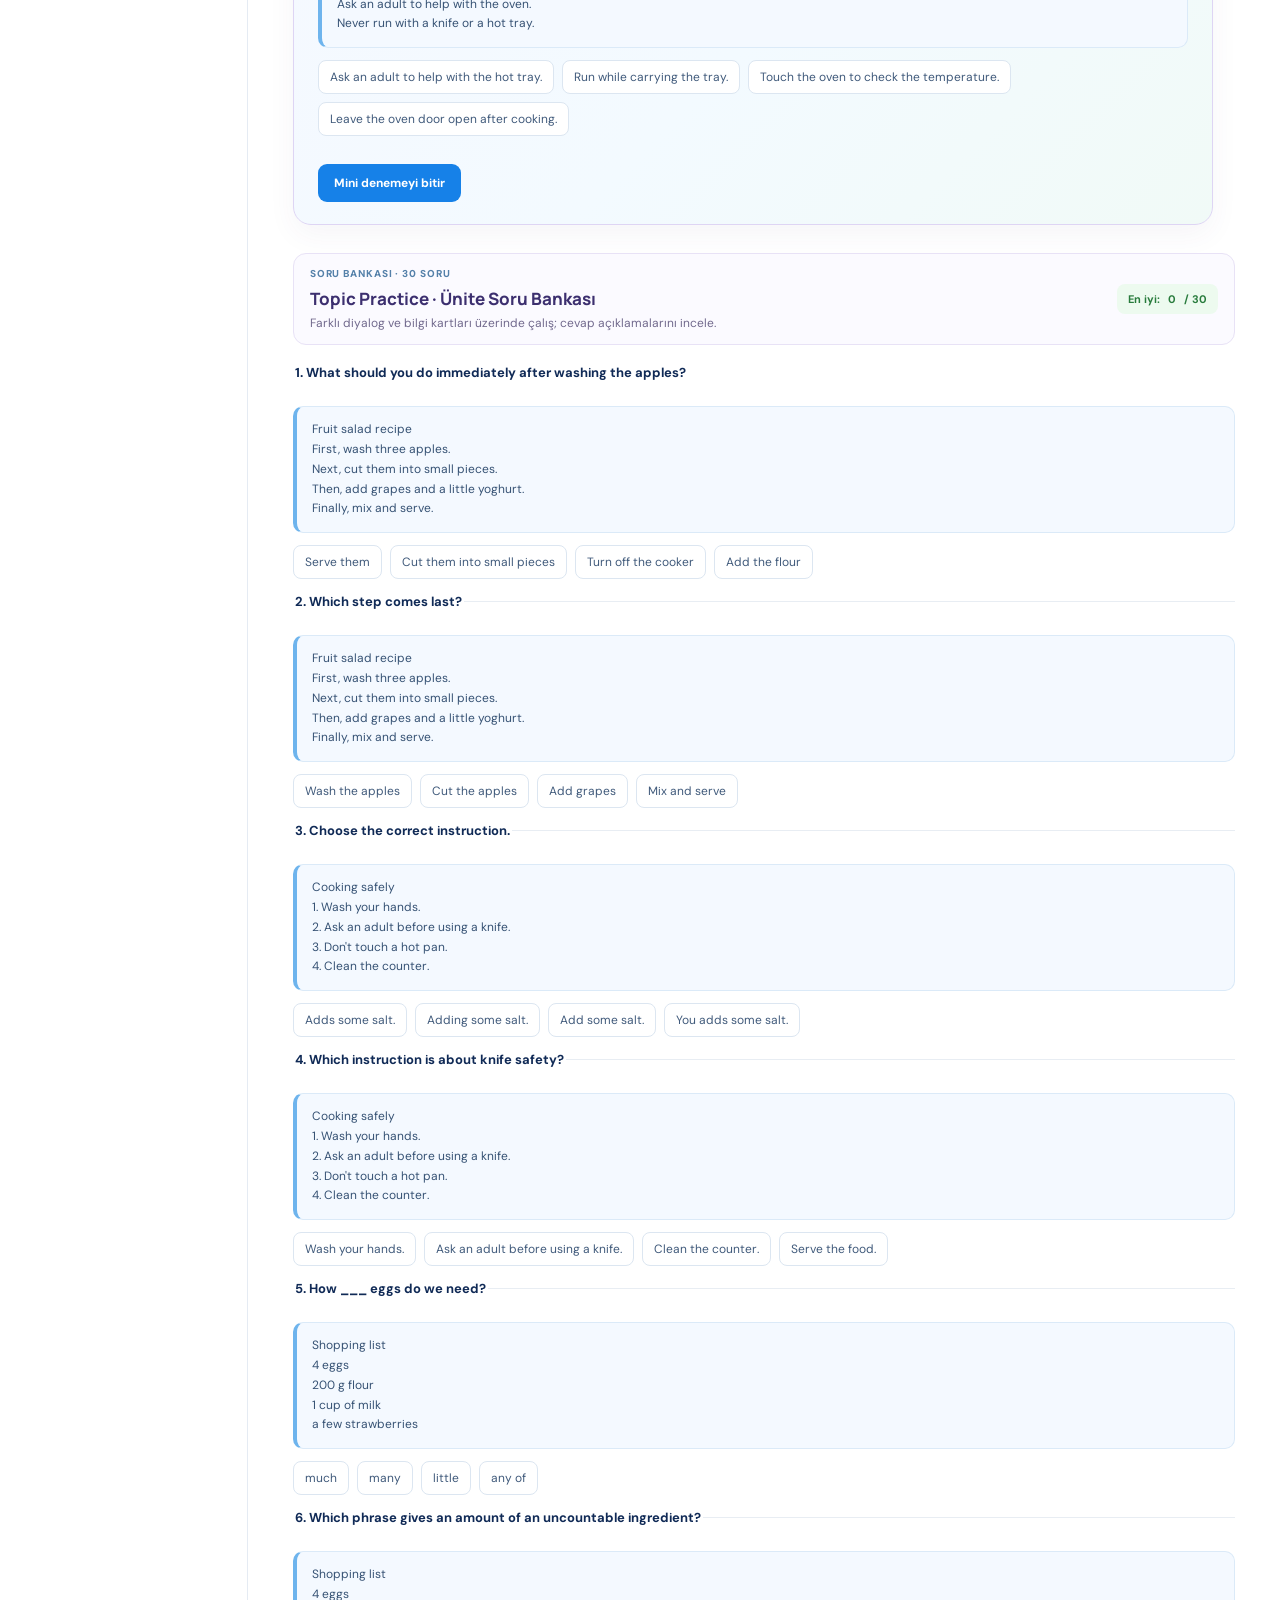
<file: unit-3-in-the-kitchen/index.html>
<!doctype html><html lang="tr"><head><meta charset="utf-8"><meta name="viewport" content="width=device-width, initial-scale=1"><meta name="description" content="In the Kitchen: mutfak kelimeleri ve tarif adımlarını anlatma."><title>In the Kitchen — English 8</title><link rel="stylesheet" href="../assets/site.css"><script src="../assets/lessons.js" defer></script><script src="../assets/app.js" defer></script></head><body data-unit="kitchen"><header class="topbar"><a class="brand" href="../" aria-label="English 8 ana sayfa"><span class="brand-mark" aria-hidden="true">E</span><span>English 8</span></a><div class="topbar-divider" aria-hidden="true"></div><span class="class-label">8. Sınıf İngilizce</span><div class="topbar-divider second-divider" aria-hidden="true"></div><span class="term-label">Dönem 1</span><div class="topbar-spacer"></div><a class="topbar-home" href="../" aria-label="Ana sayfa"><svg viewBox="0 0 24 24" aria-hidden="true"><path d="m3 10 9-7 9 7v10a1 1 0 0 1-1 1h-5v-7H9v7H4a1 1 0 0 1-1-1z"/></svg></a><button class="menu-toggle" type="button" aria-expanded="false" aria-controls="course-sidebar">Üniteler <span aria-hidden="true">☰</span></button></header><div class="app-frame"><aside class="sidebar" id="course-sidebar" aria-label="Dönem üniteleri"><p class="sidebar-heading">DÖNEM ÜNİTELERİ</p><nav id="unit-nav" class="unit-nav"></nav><div class="sidebar-progress"><div class="progress-heading"><span>İlerleme</span><strong id="sidebar-progress-label">0 / 5</strong></div><div class="progress-track"><span id="sidebar-progress-fill"></span></div><p>Çalıştıkça puanların burada saklanır.</p></div><a class="sidebar-home" href="../">← Kurs ana sayfası</a></aside><main id="main-content" class="main-content" tabindex="-1"></main></div><footer class="site-footer"><span>English 8</span><span>Öğren, dene, tekrar et.</span></footer></body></html>
</file>
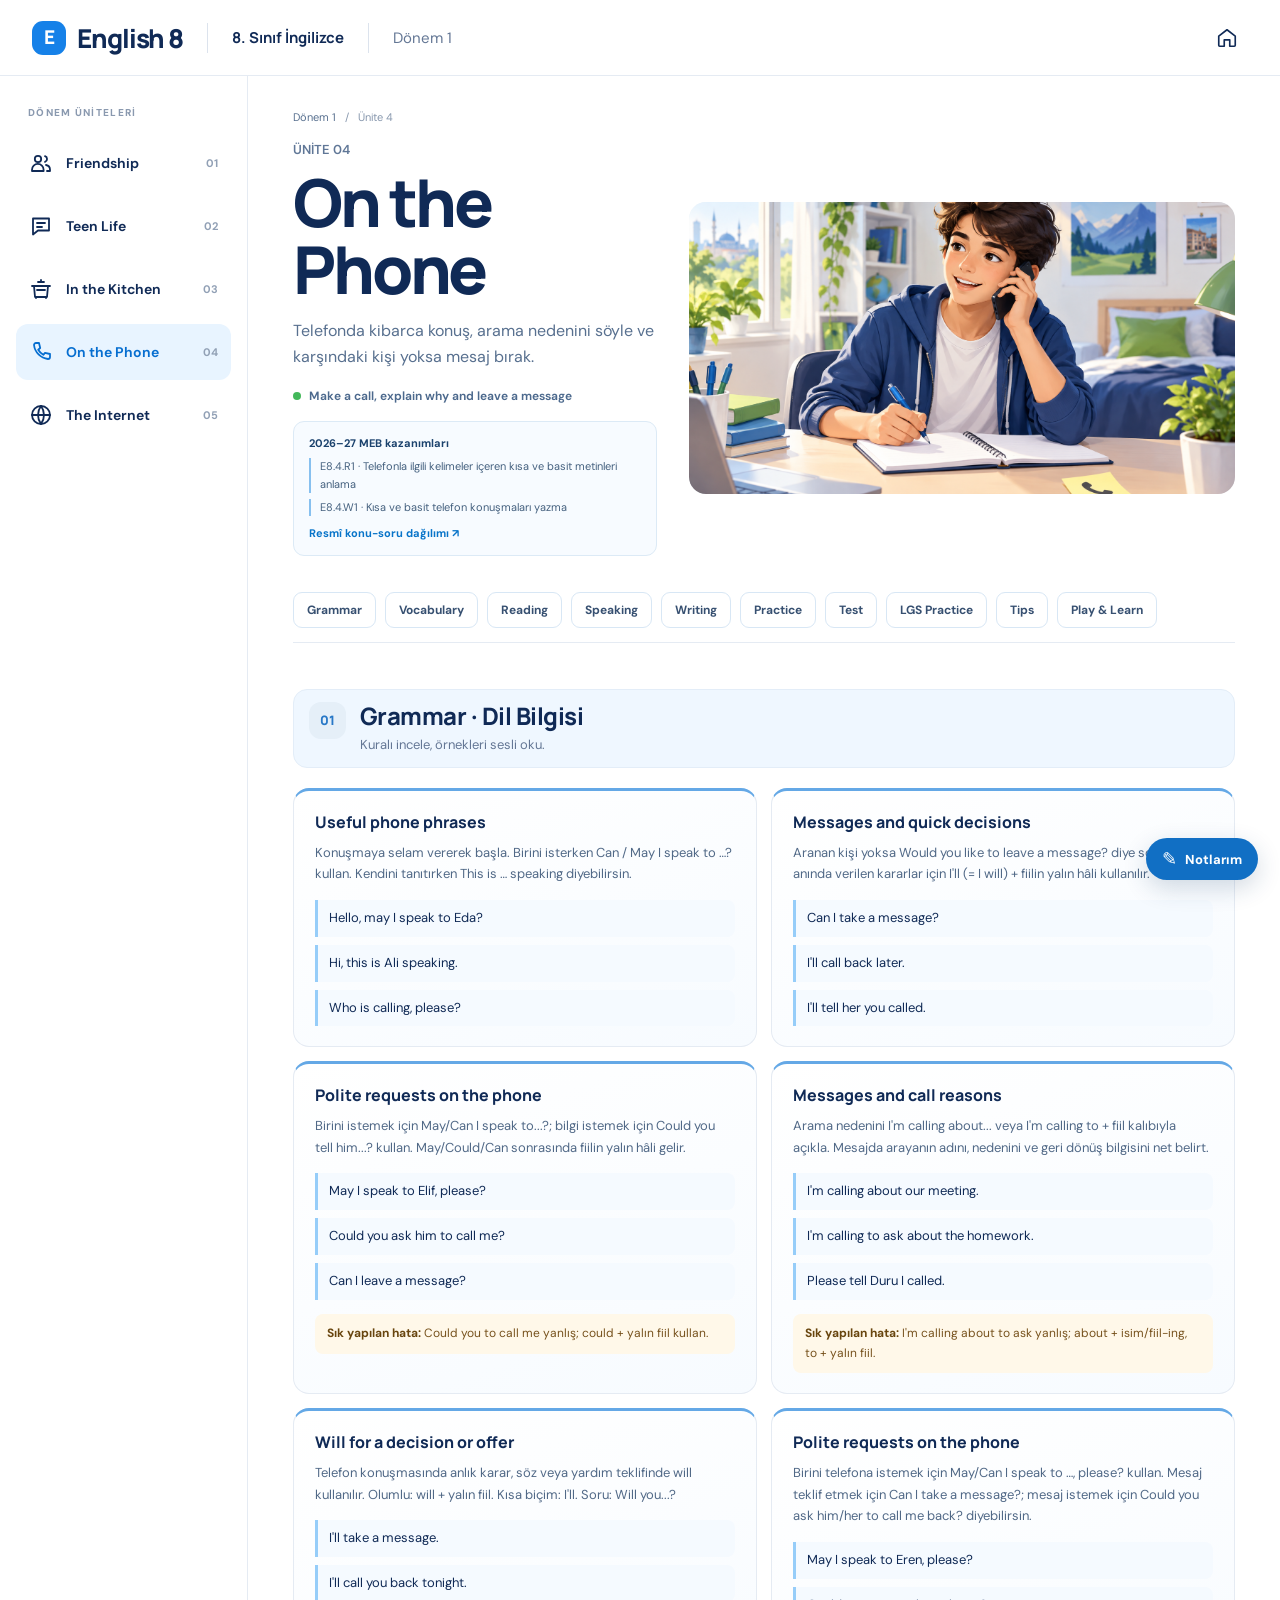
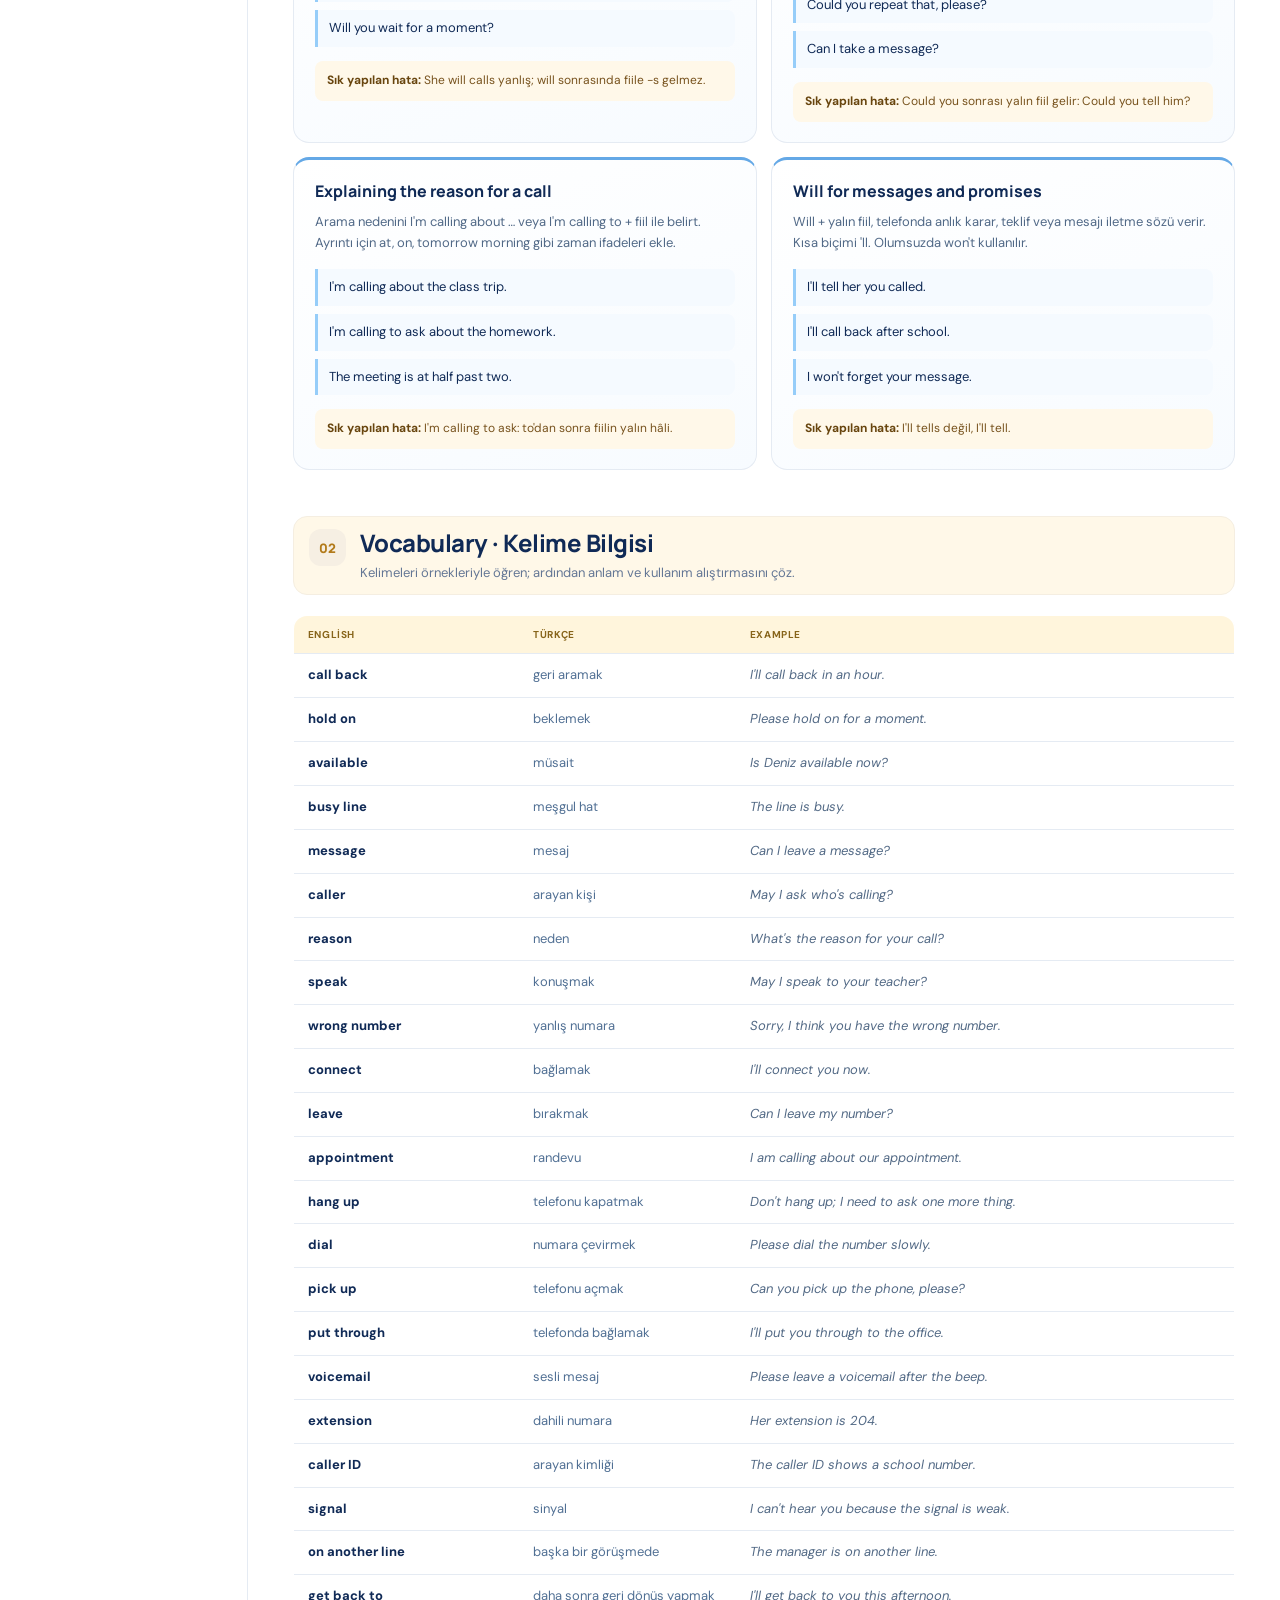
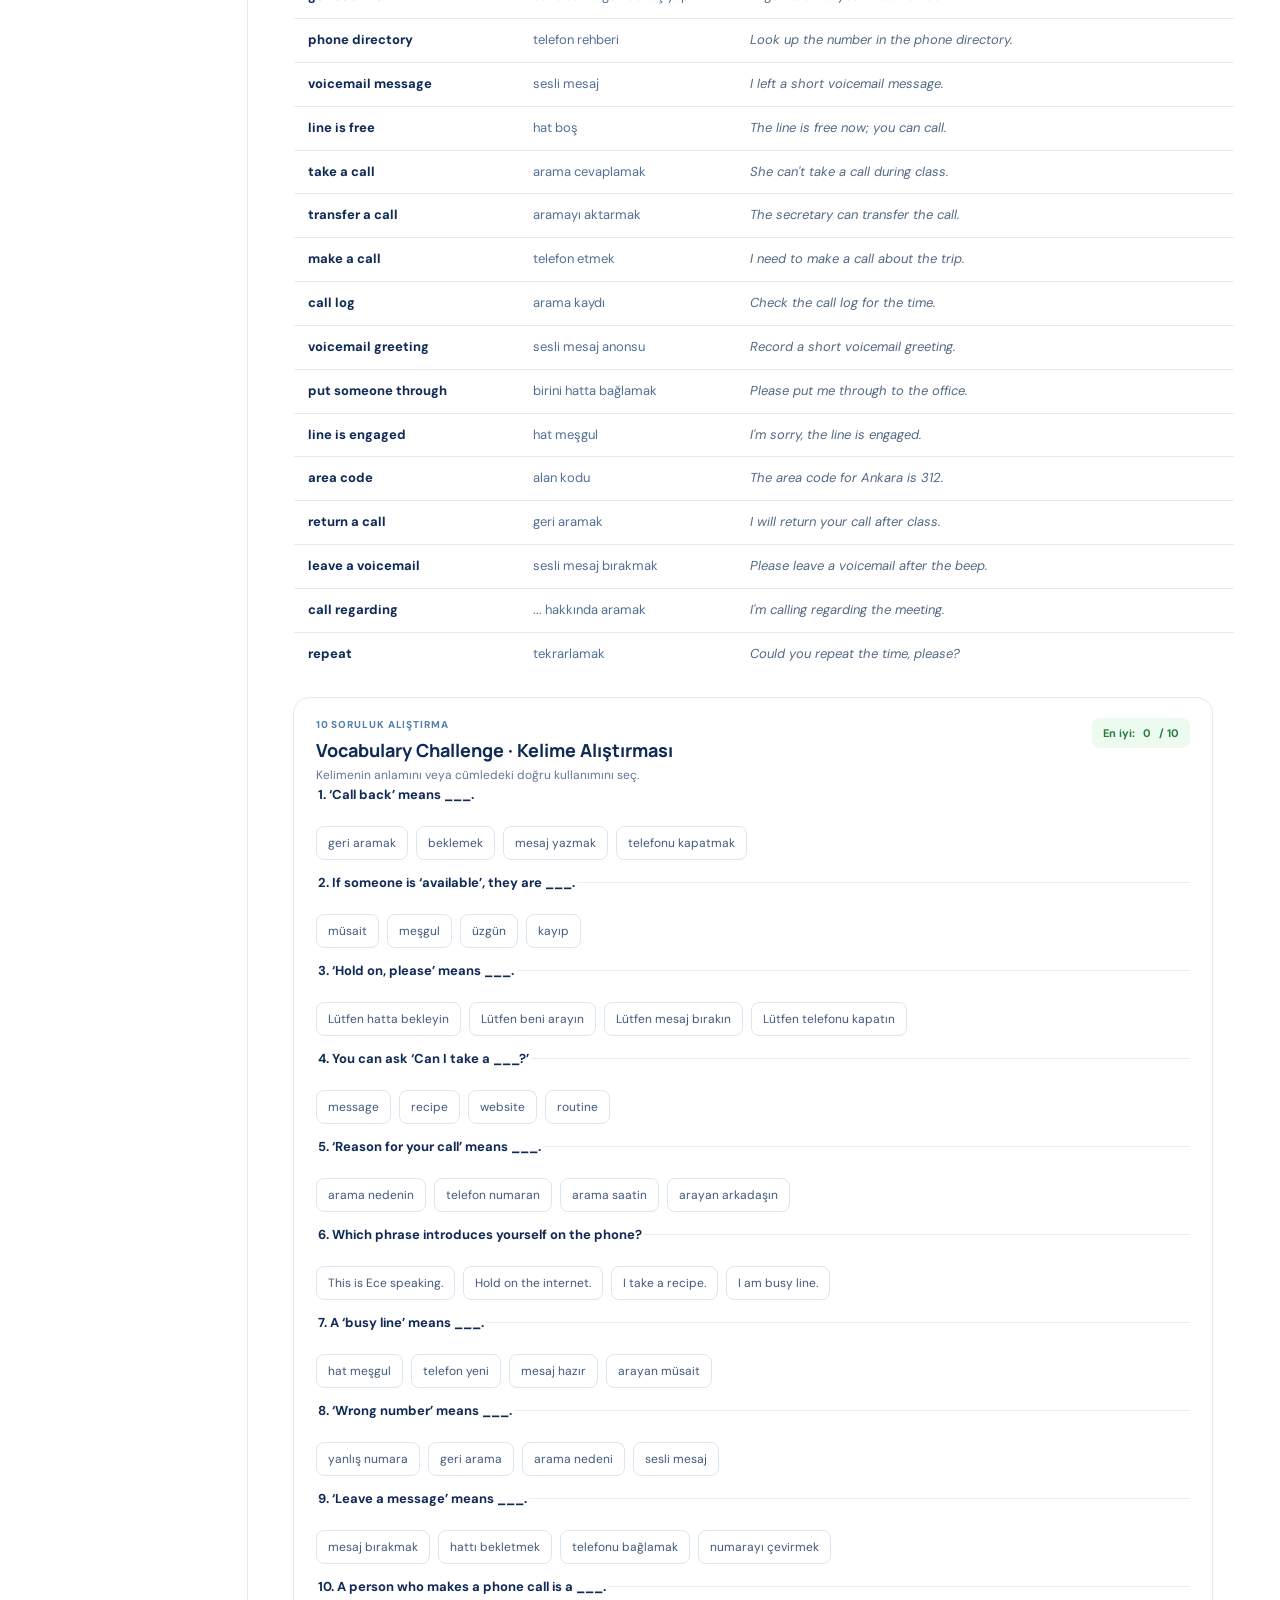
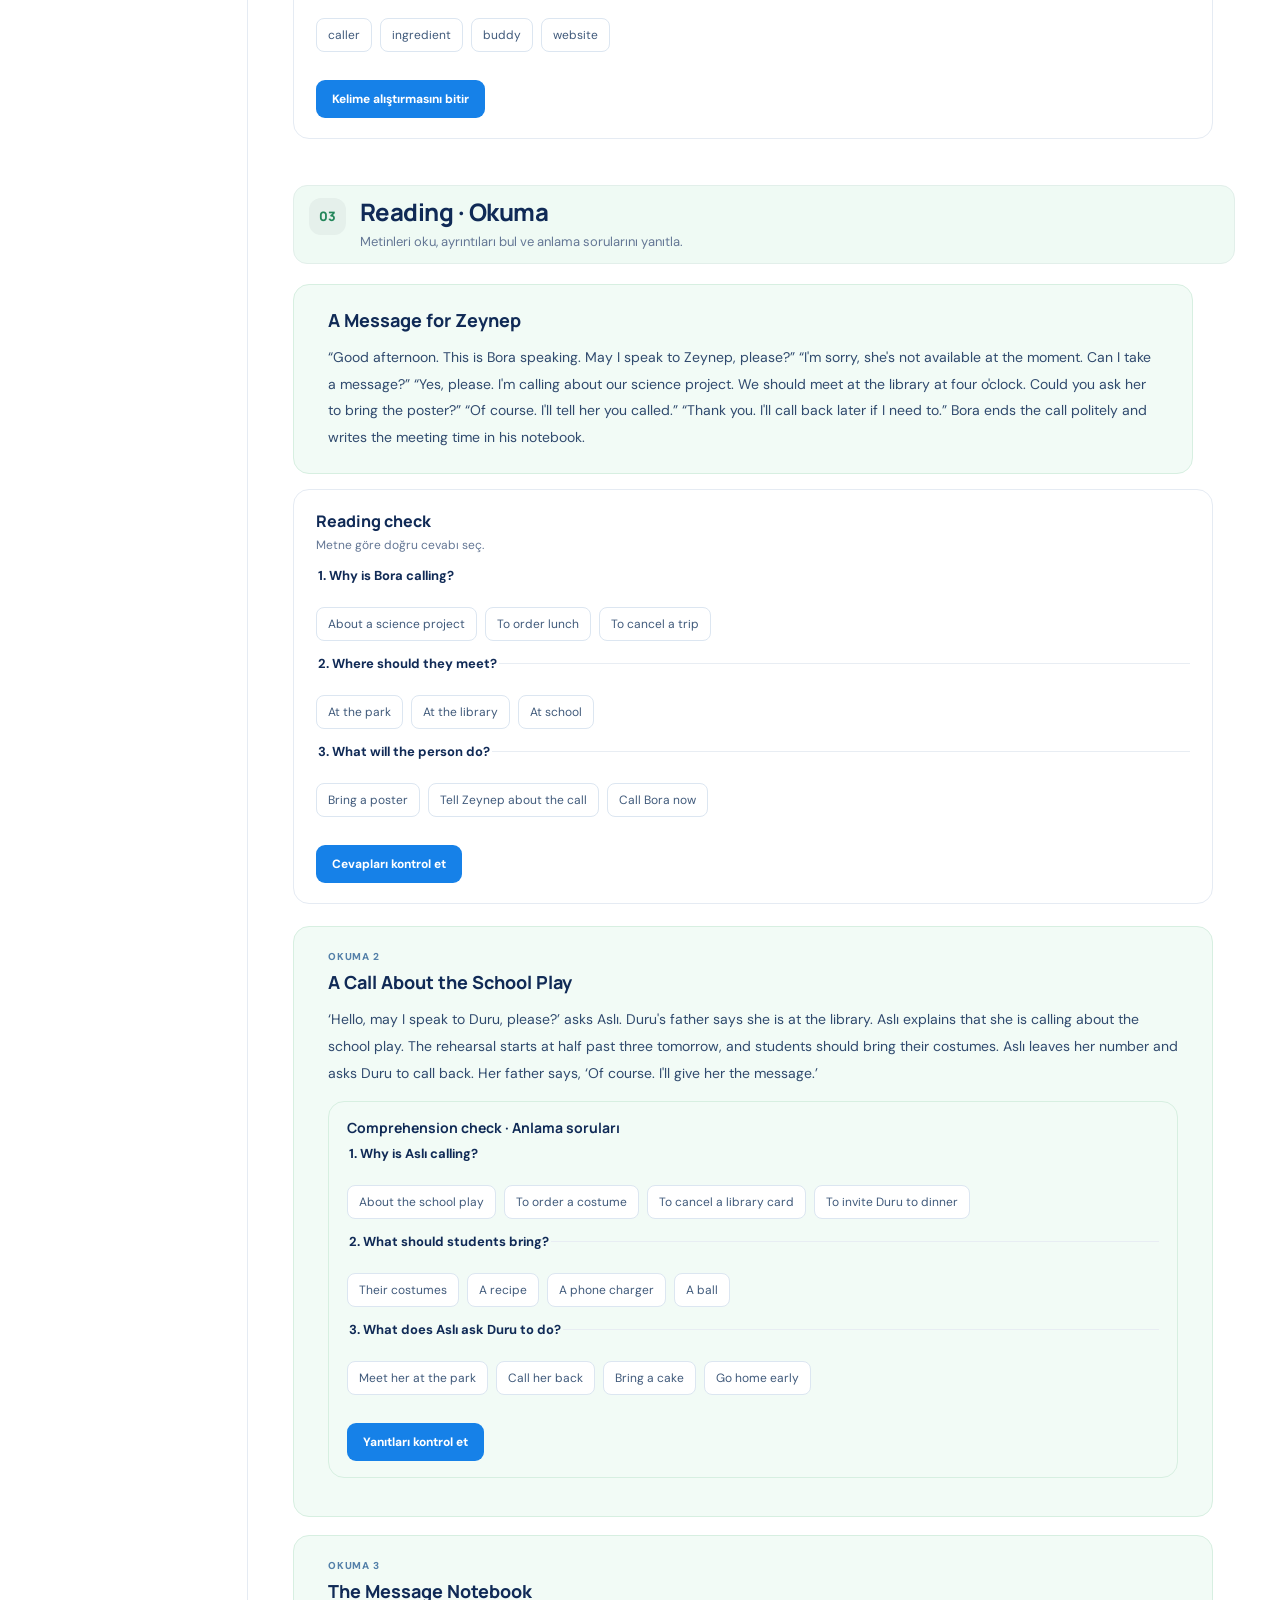
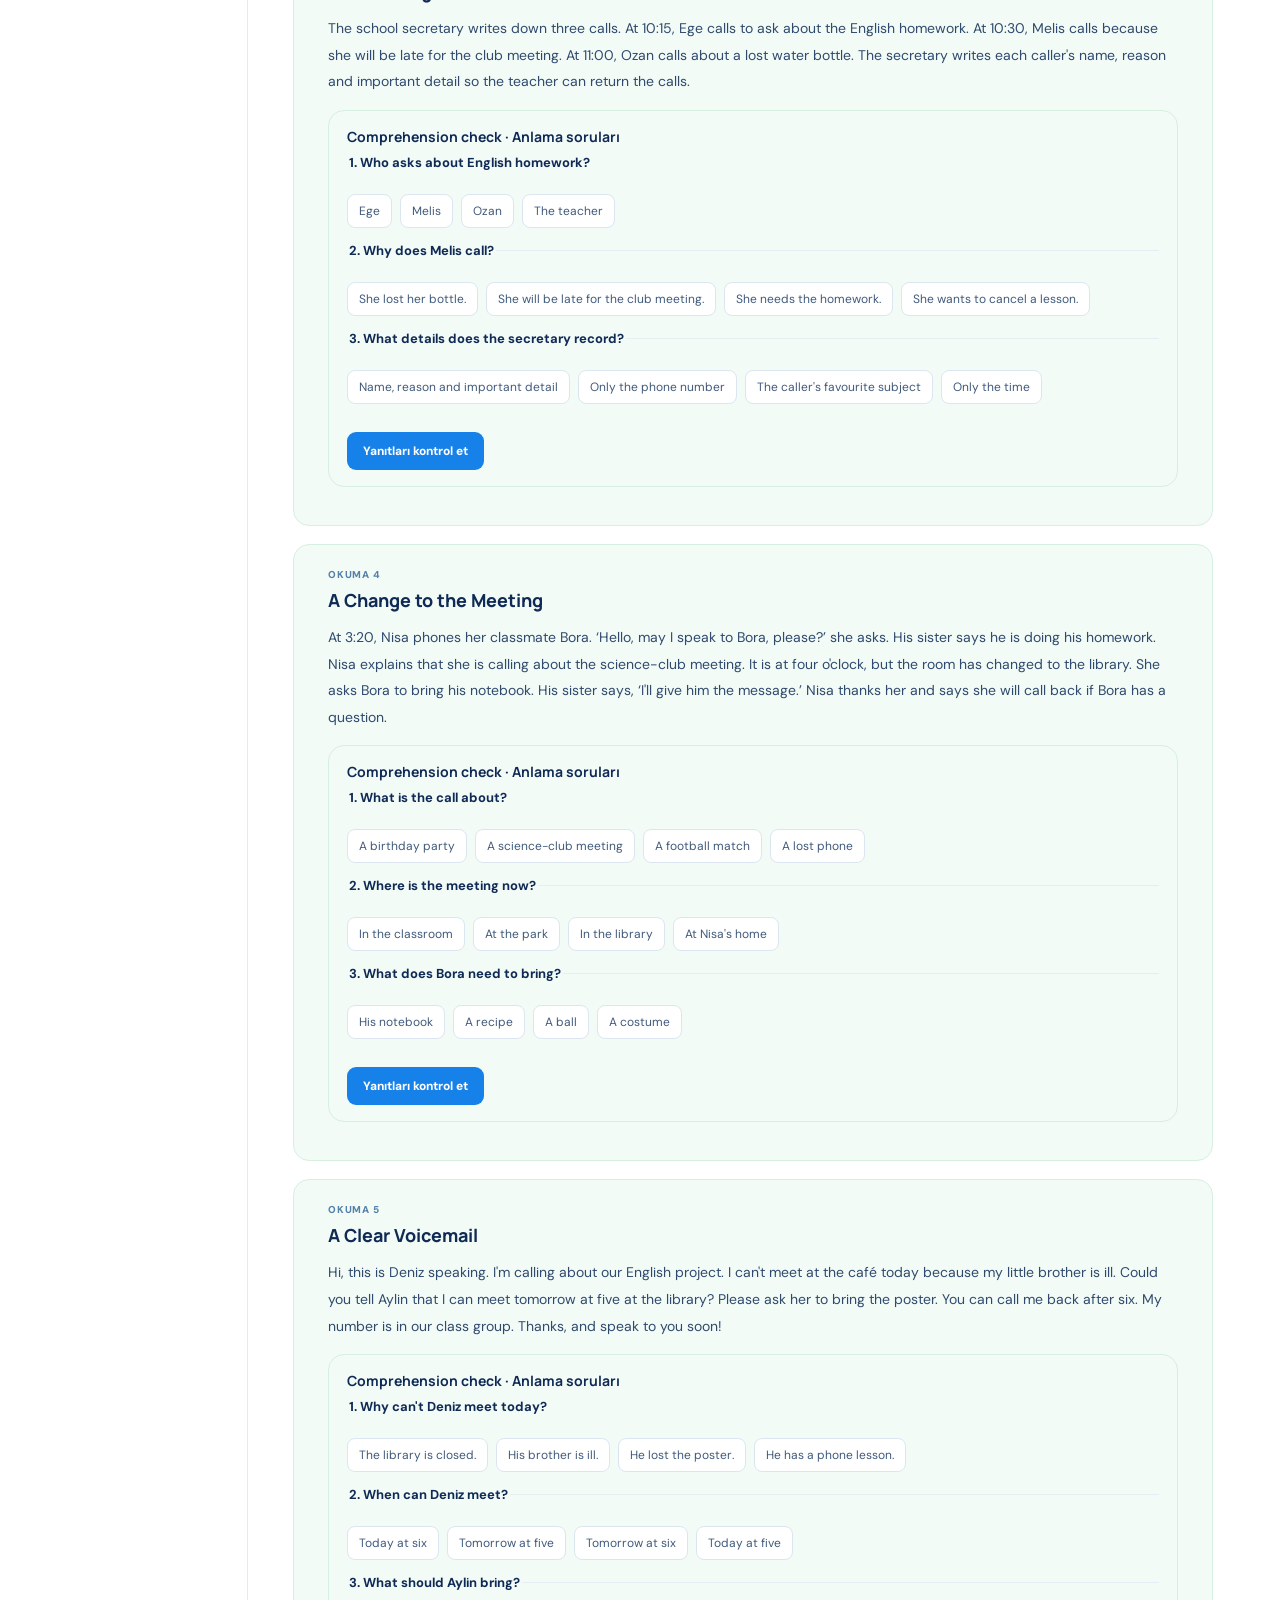
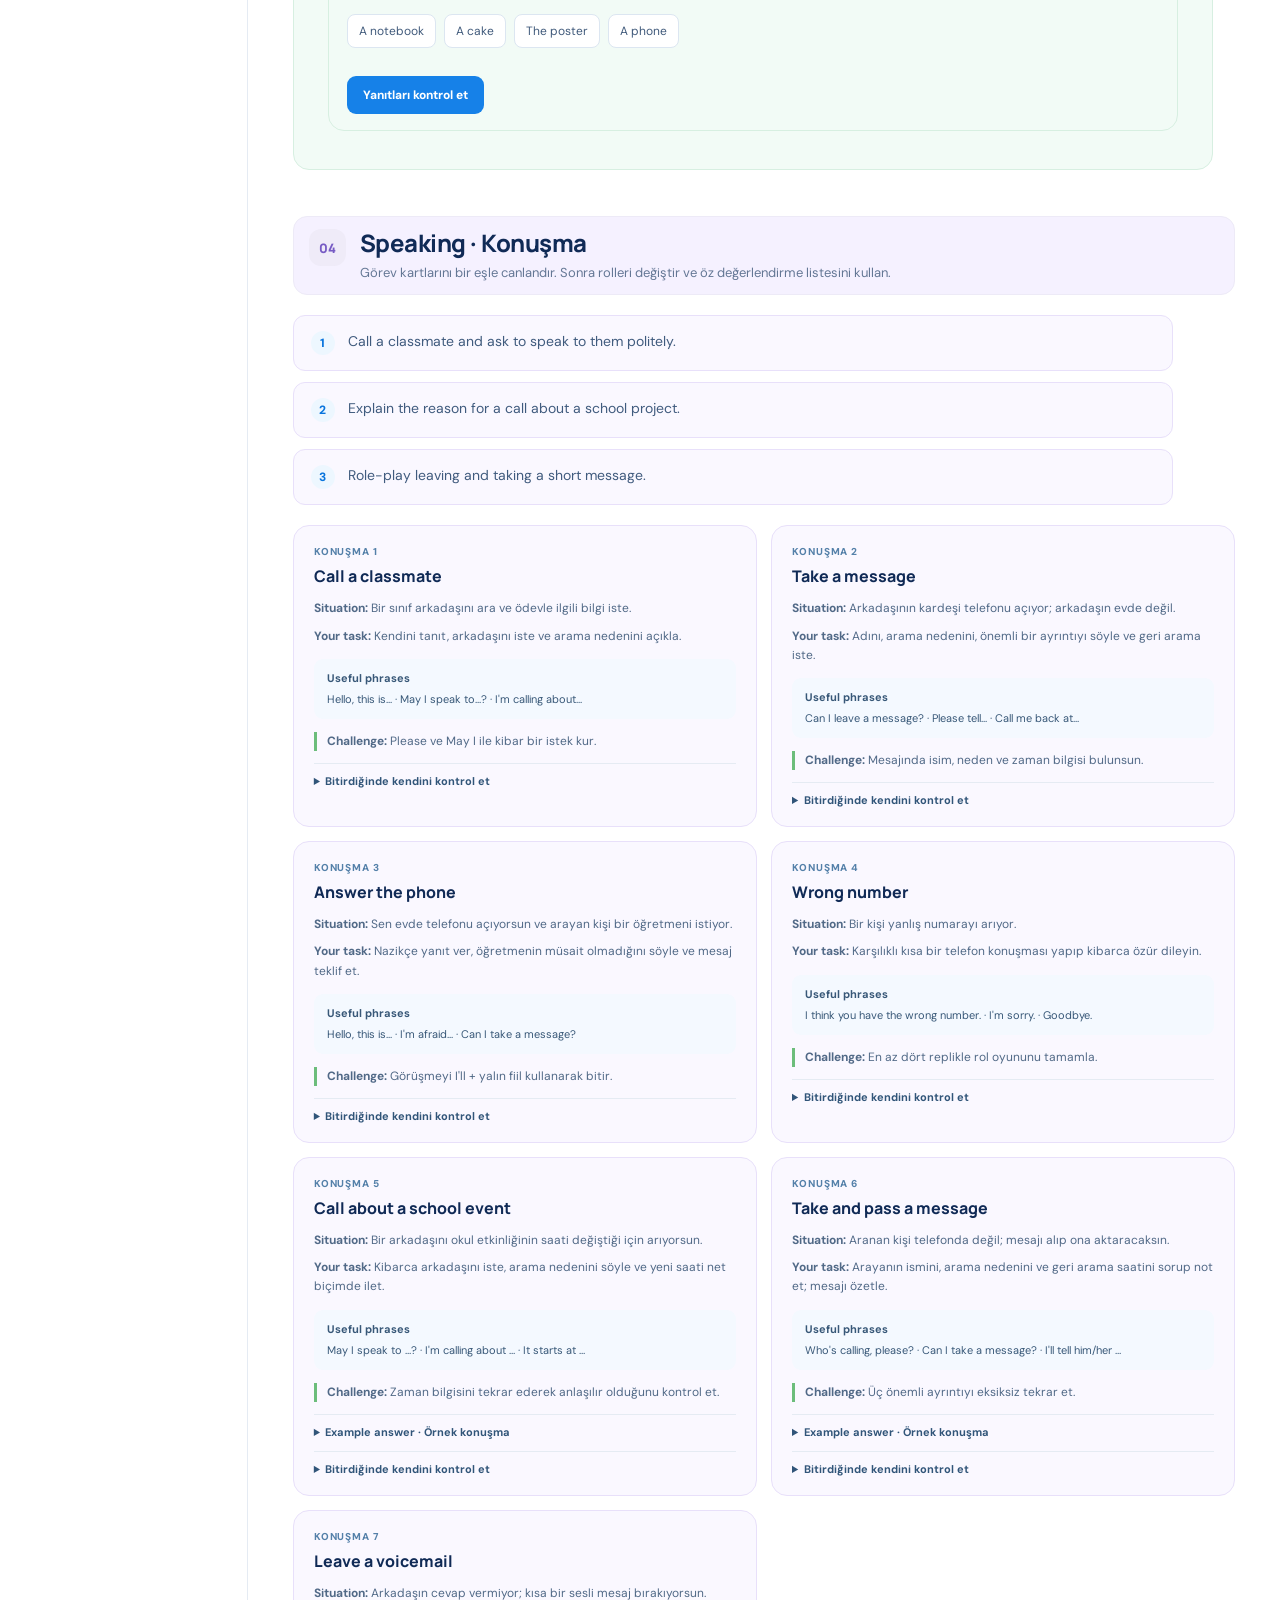
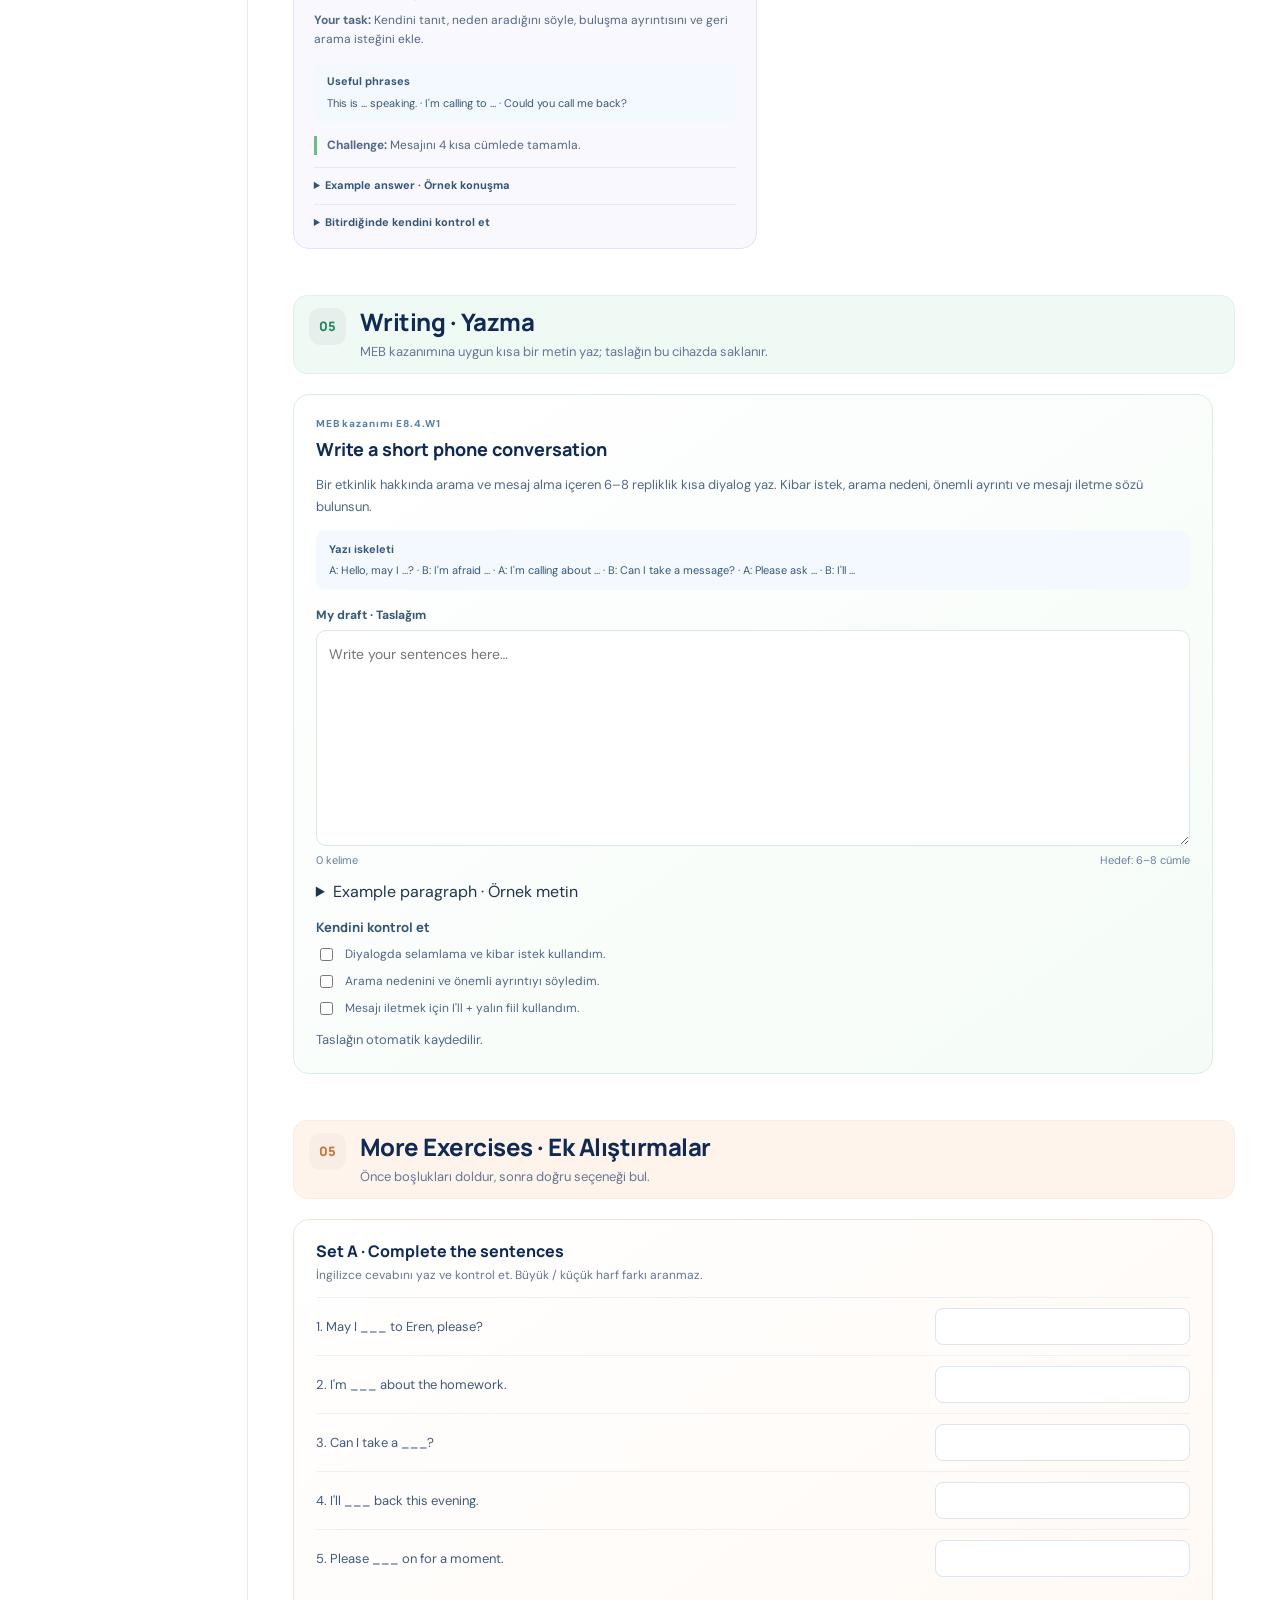
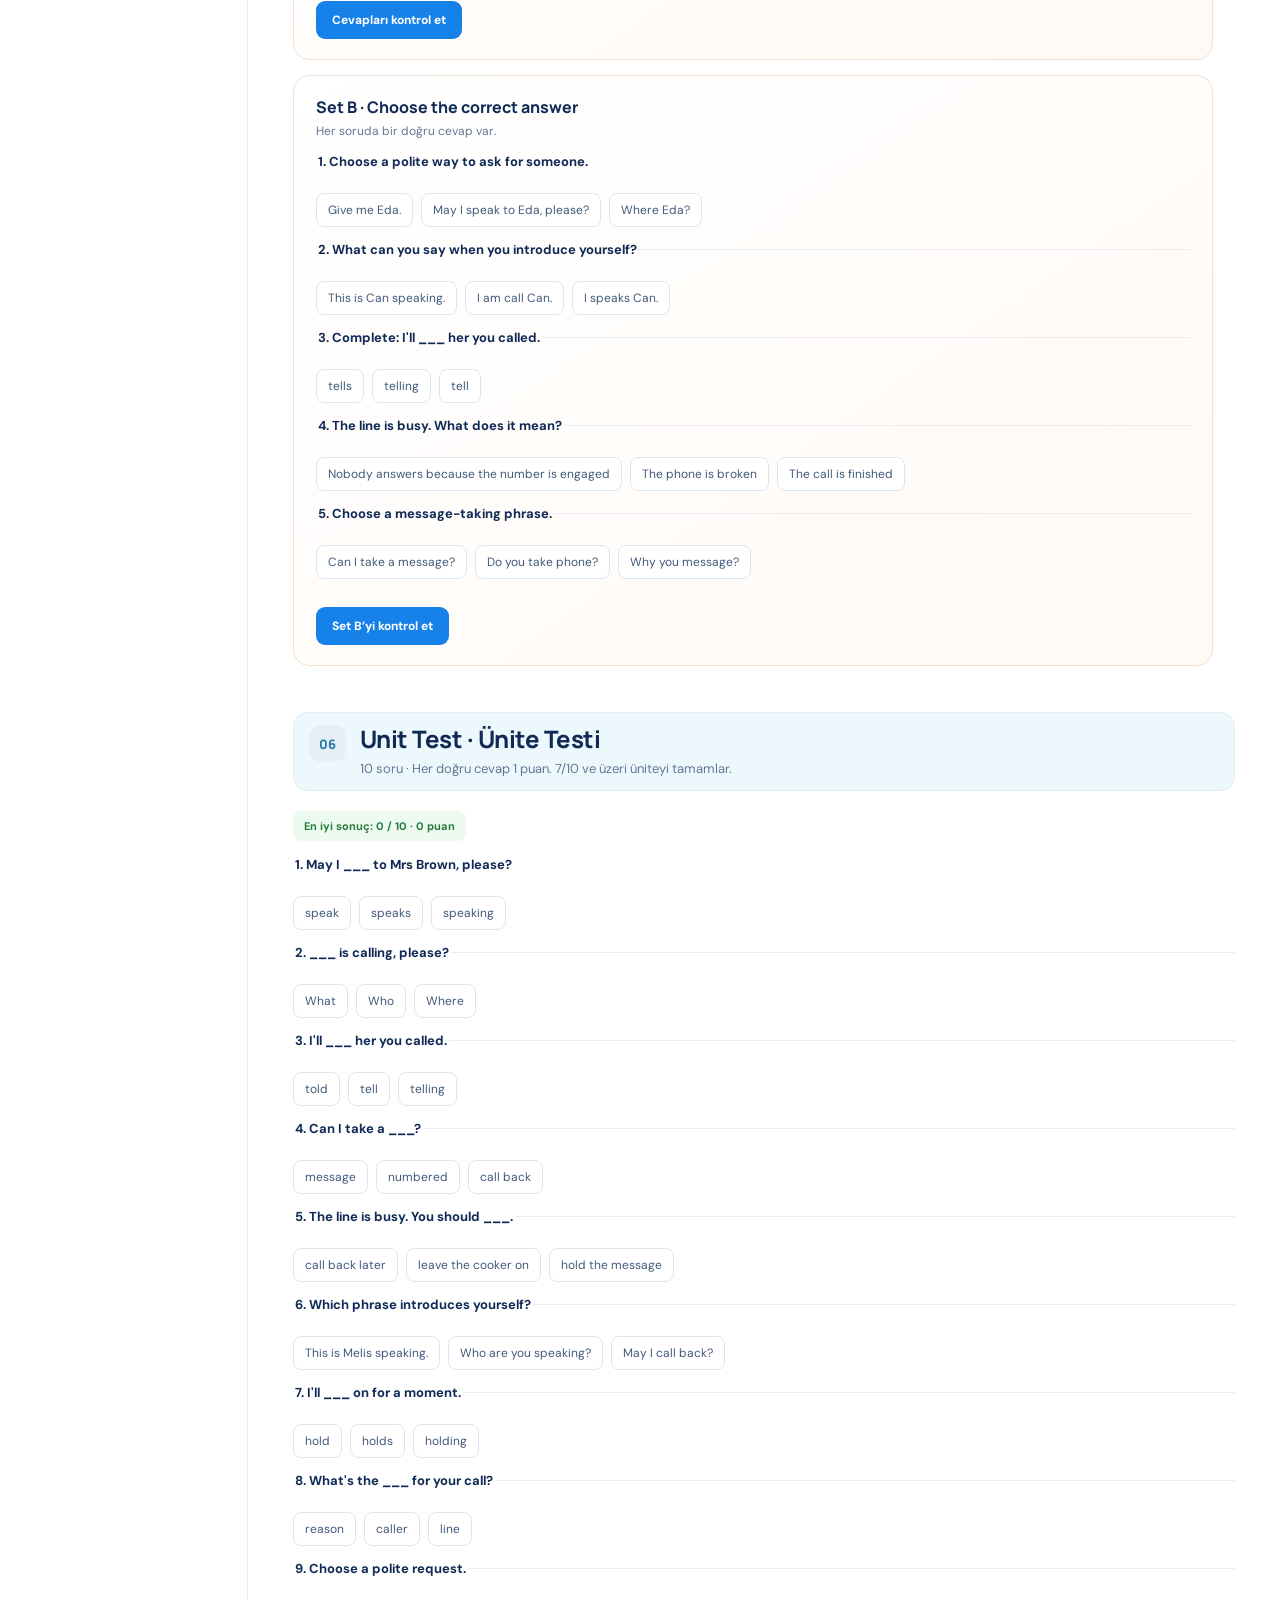
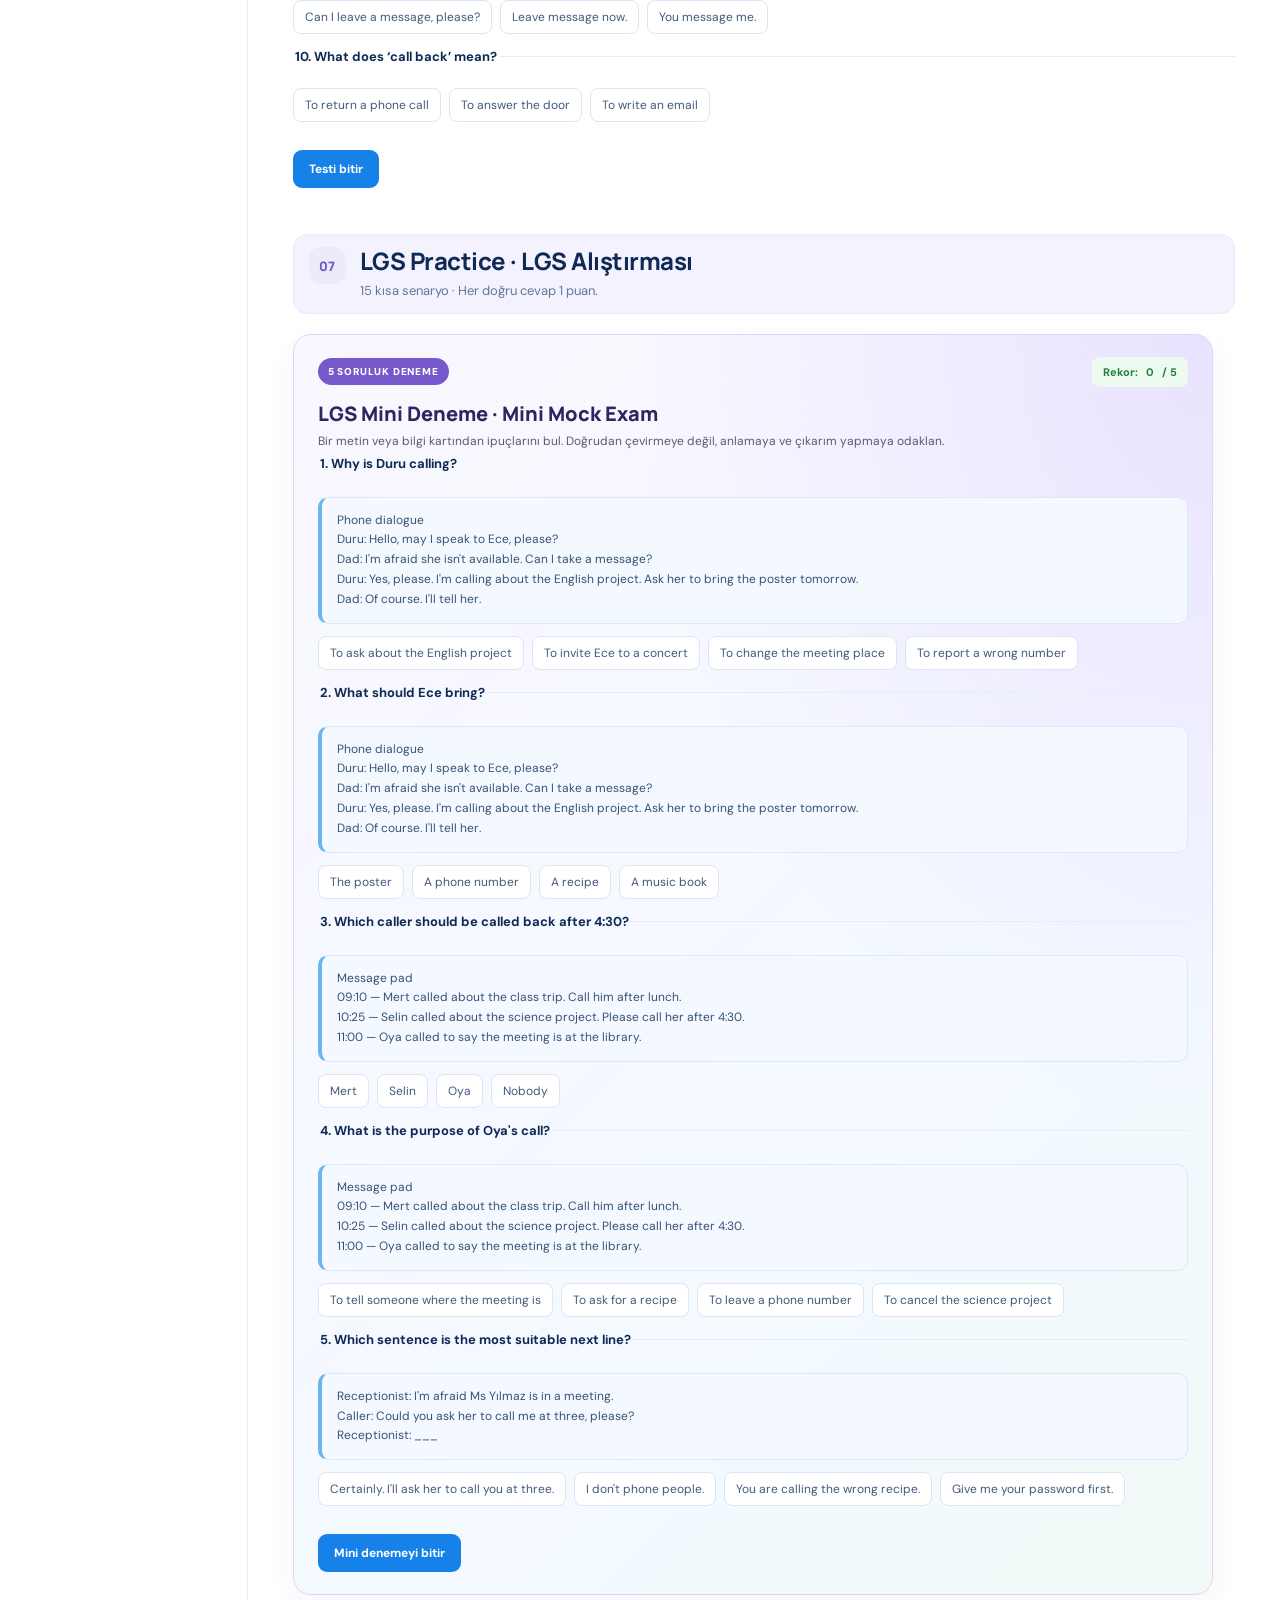
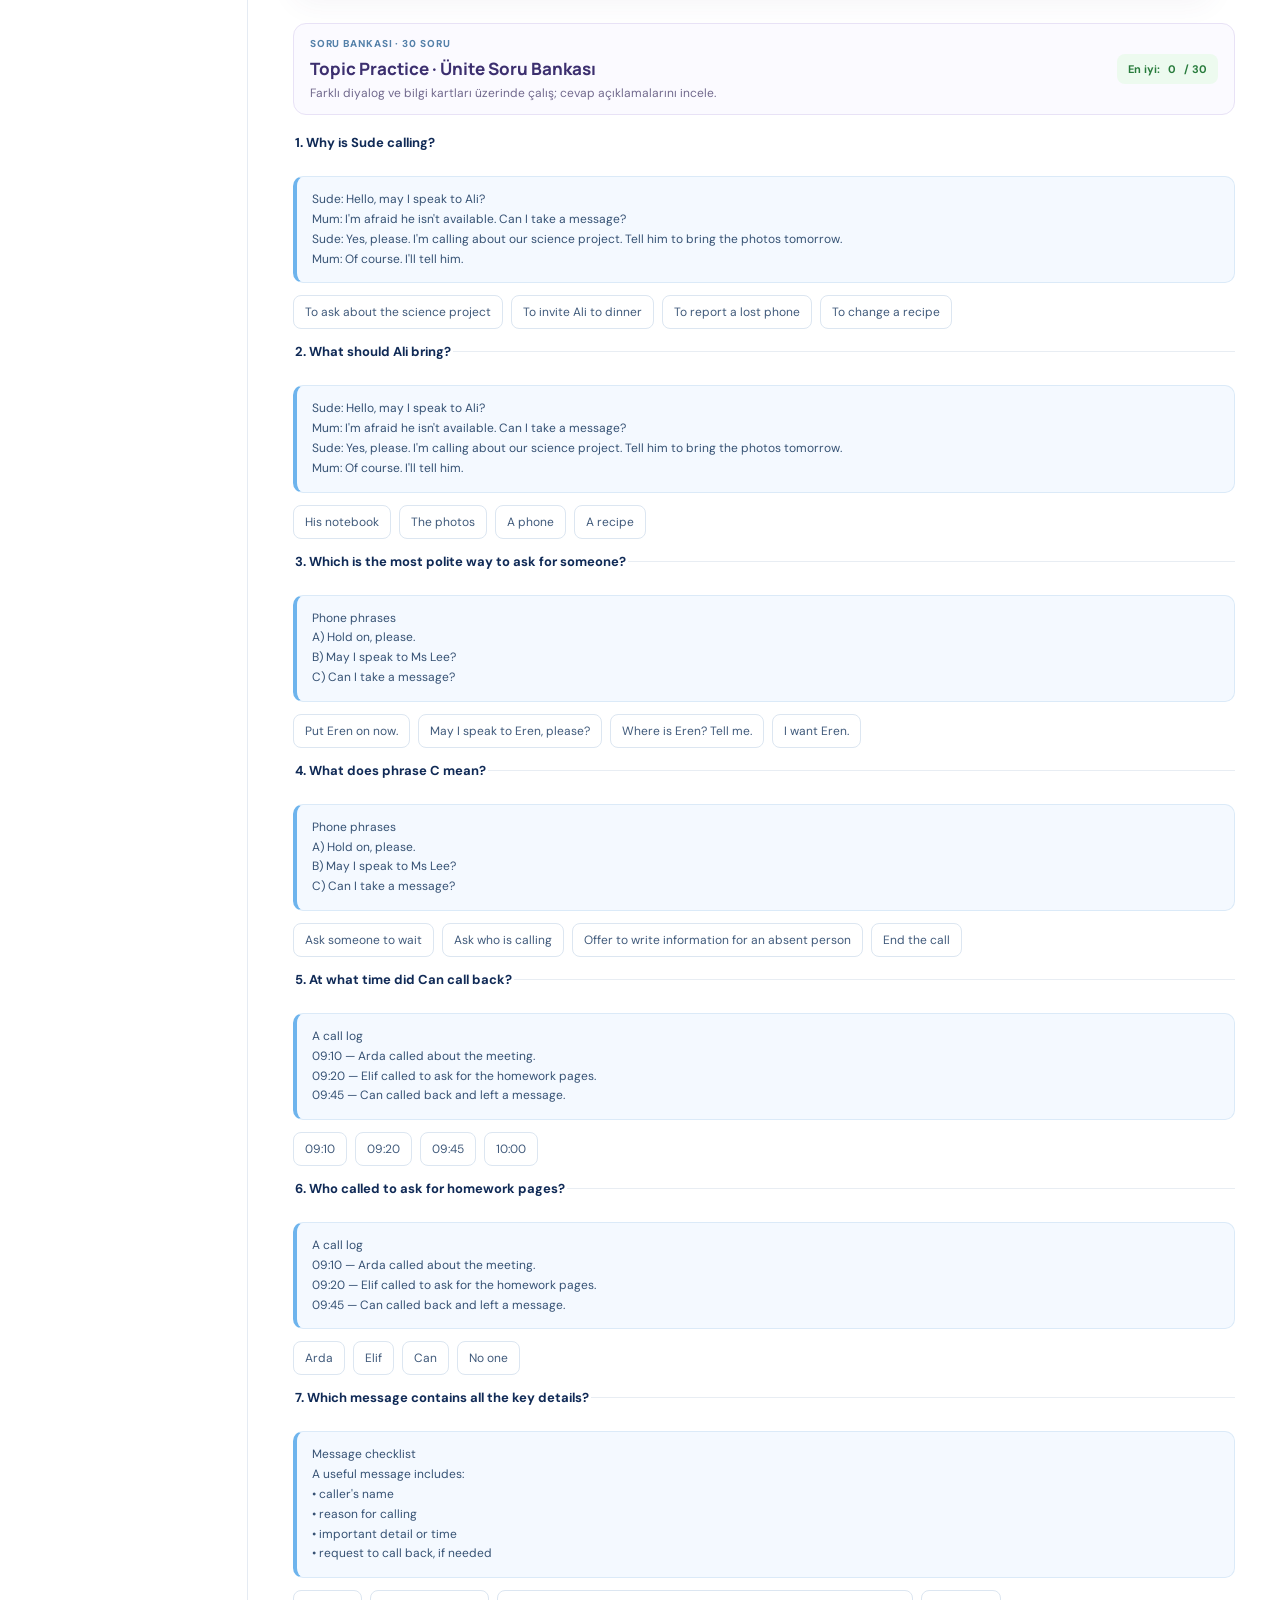
<file: unit-4-on-the-phone/index.html>
<!doctype html><html lang="tr"><head><meta charset="utf-8"><meta name="viewport" content="width=device-width, initial-scale=1"><meta name="description" content="On the Phone: telefon görüşmesi, neden belirtme ve mesaj bırakma."><title>On the Phone — English 8</title><link rel="stylesheet" href="../assets/site.css"><script src="../assets/lessons.js" defer></script><script src="../assets/app.js" defer></script></head><body data-unit="phone"><header class="topbar"><a class="brand" href="../" aria-label="English 8 ana sayfa"><span class="brand-mark" aria-hidden="true">E</span><span>English 8</span></a><div class="topbar-divider" aria-hidden="true"></div><span class="class-label">8. Sınıf İngilizce</span><div class="topbar-divider second-divider" aria-hidden="true"></div><span class="term-label">Dönem 1</span><div class="topbar-spacer"></div><a class="topbar-home" href="../" aria-label="Ana sayfa"><svg viewBox="0 0 24 24" aria-hidden="true"><path d="m3 10 9-7 9 7v10a1 1 0 0 1-1 1h-5v-7H9v7H4a1 1 0 0 1-1-1z"/></svg></a><button class="menu-toggle" type="button" aria-expanded="false" aria-controls="course-sidebar">Üniteler <span aria-hidden="true">☰</span></button></header><div class="app-frame"><aside class="sidebar" id="course-sidebar" aria-label="Dönem üniteleri"><p class="sidebar-heading">DÖNEM ÜNİTELERİ</p><nav id="unit-nav" class="unit-nav"></nav><div class="sidebar-progress"><div class="progress-heading"><span>İlerleme</span><strong id="sidebar-progress-label">0 / 5</strong></div><div class="progress-track"><span id="sidebar-progress-fill"></span></div><p>Çalıştıkça puanların burada saklanır.</p></div><a class="sidebar-home" href="../">← Kurs ana sayfası</a></aside><main id="main-content" class="main-content" tabindex="-1"></main></div><footer class="site-footer"><span>English 8</span><span>Öğren, dene, tekrar et.</span></footer></body></html>
</file>
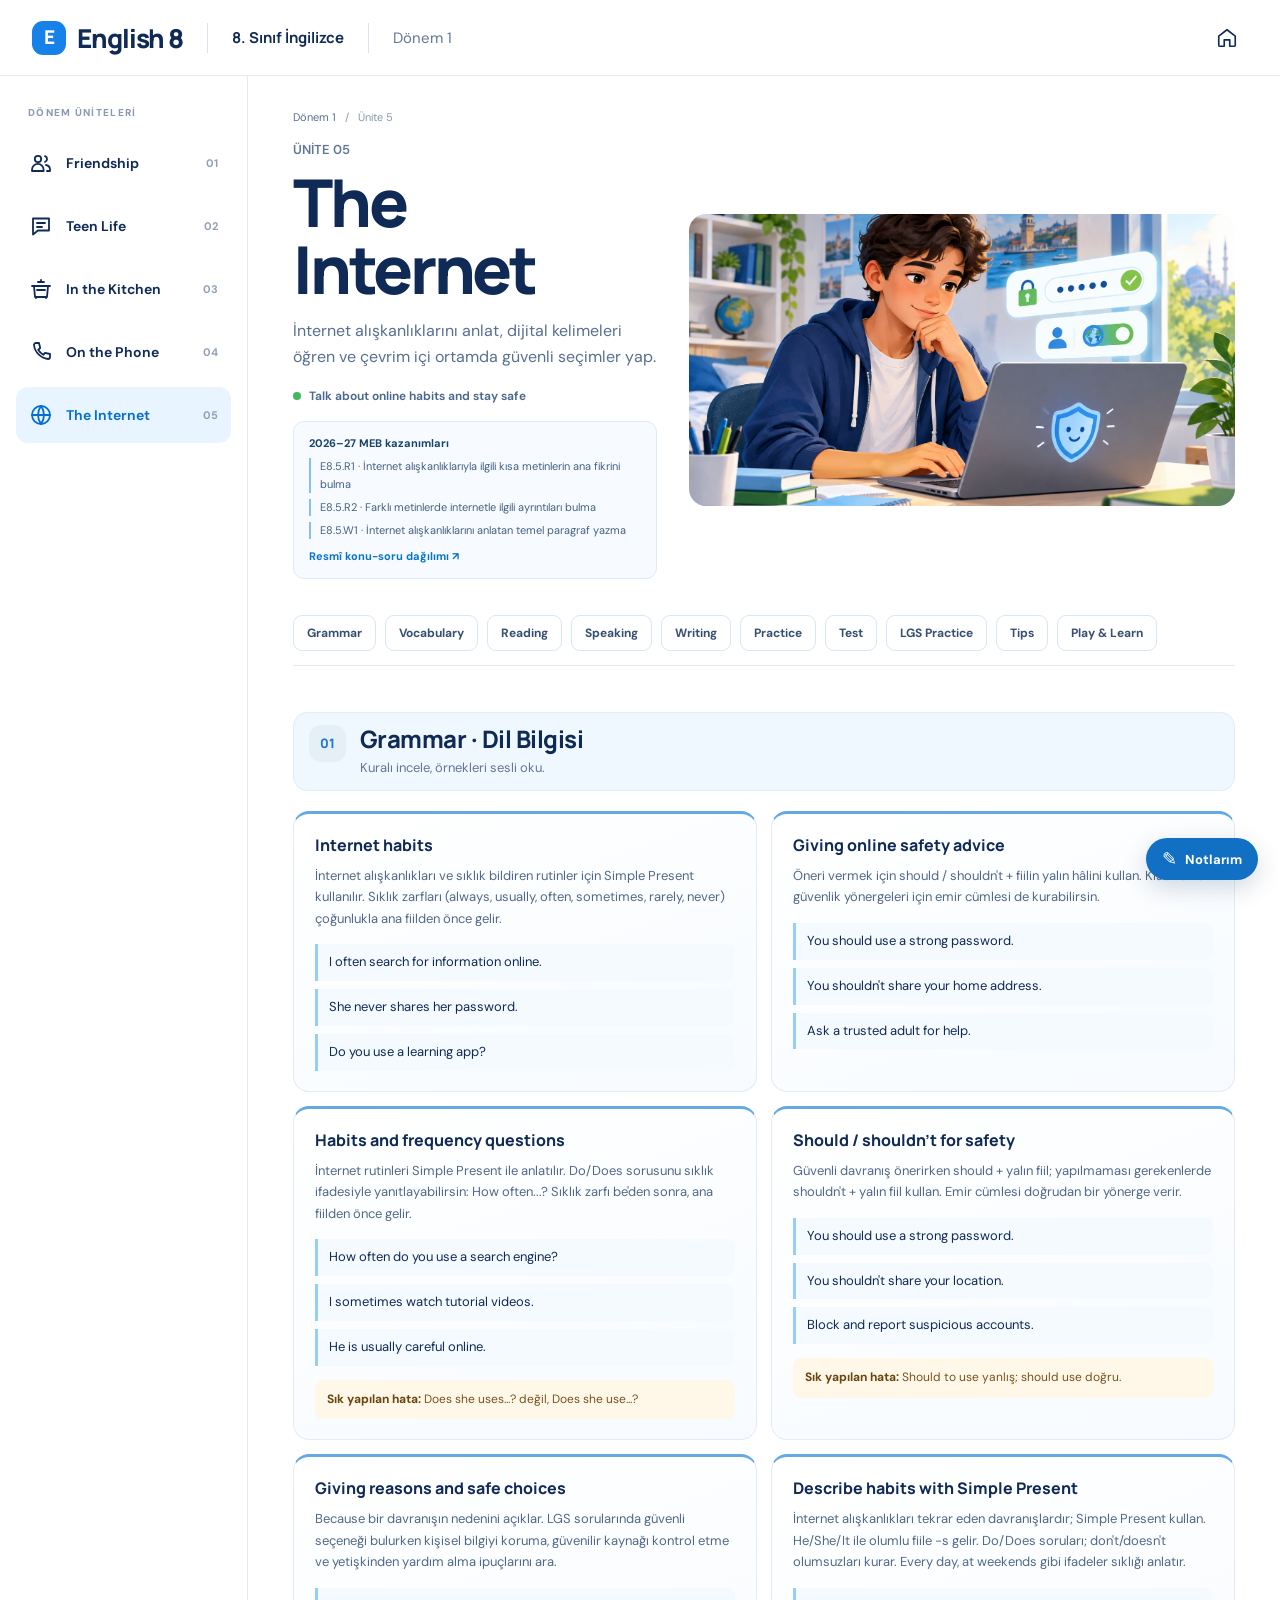
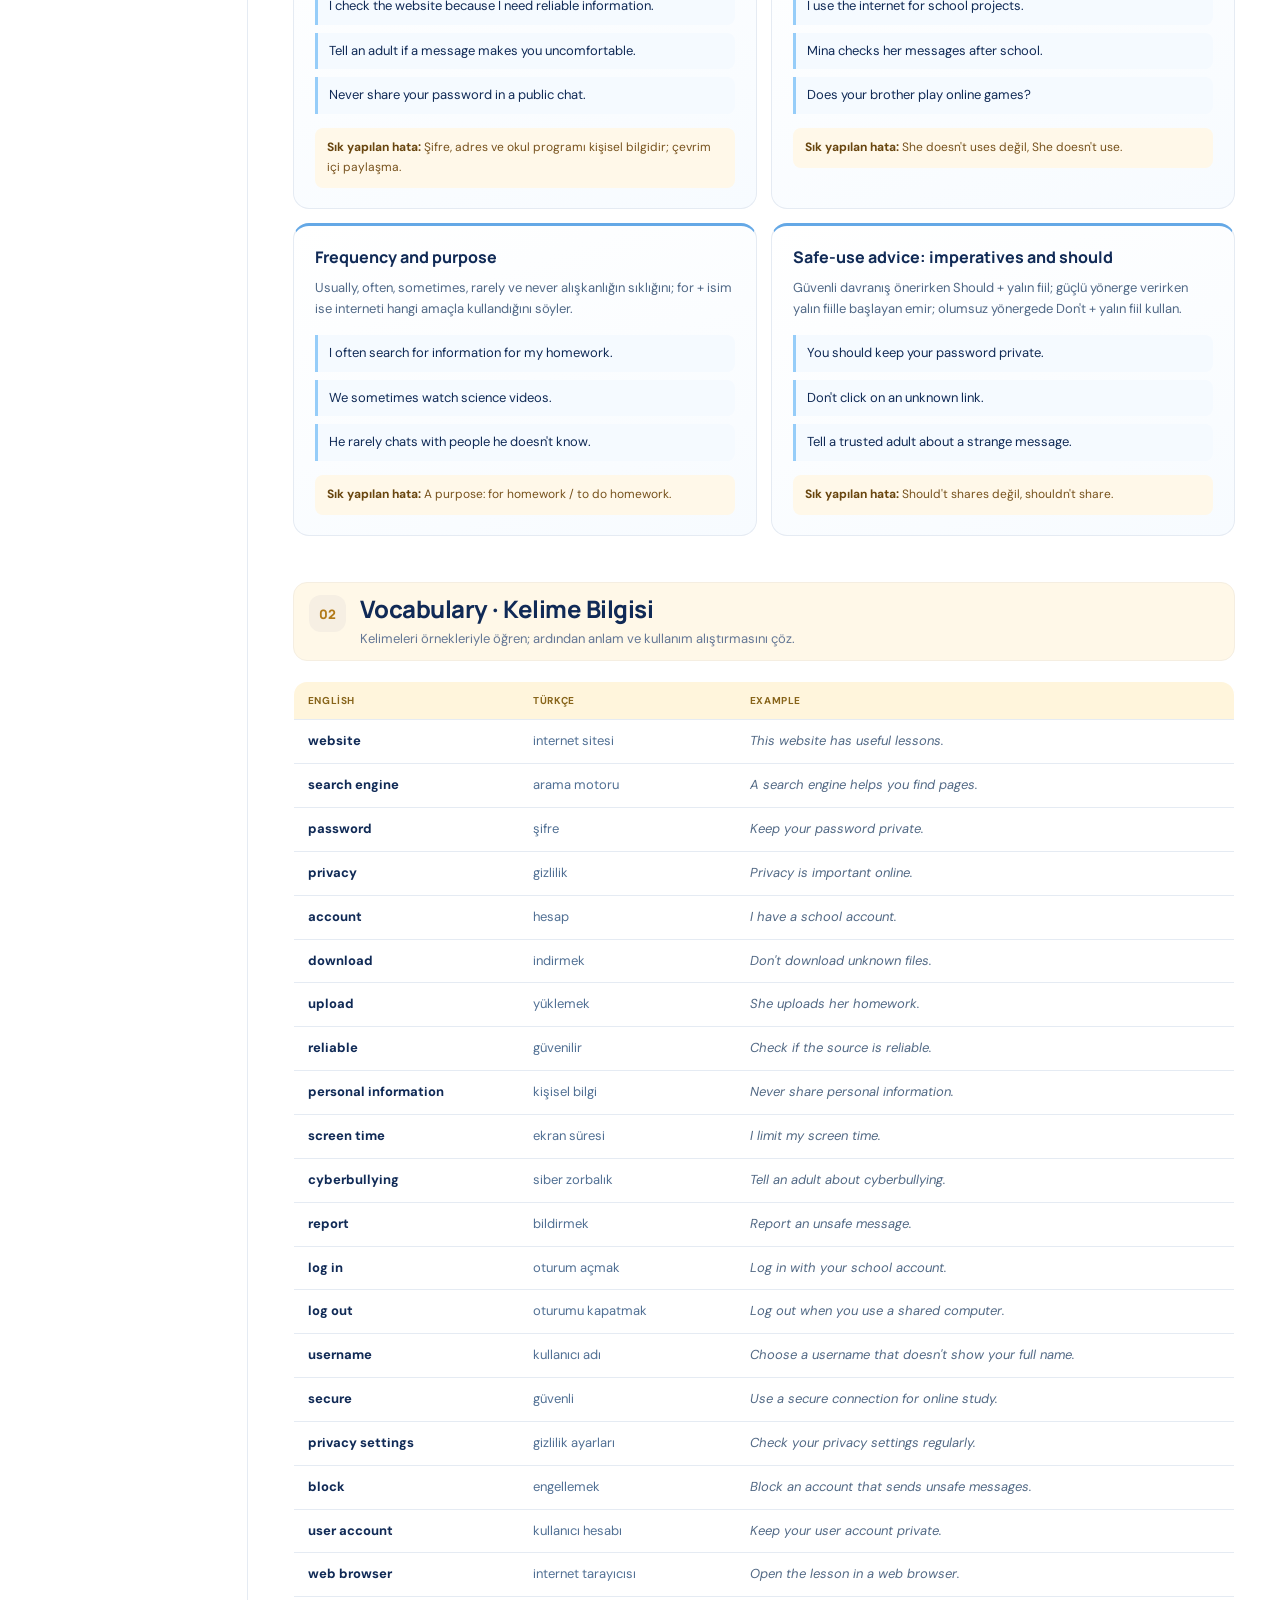
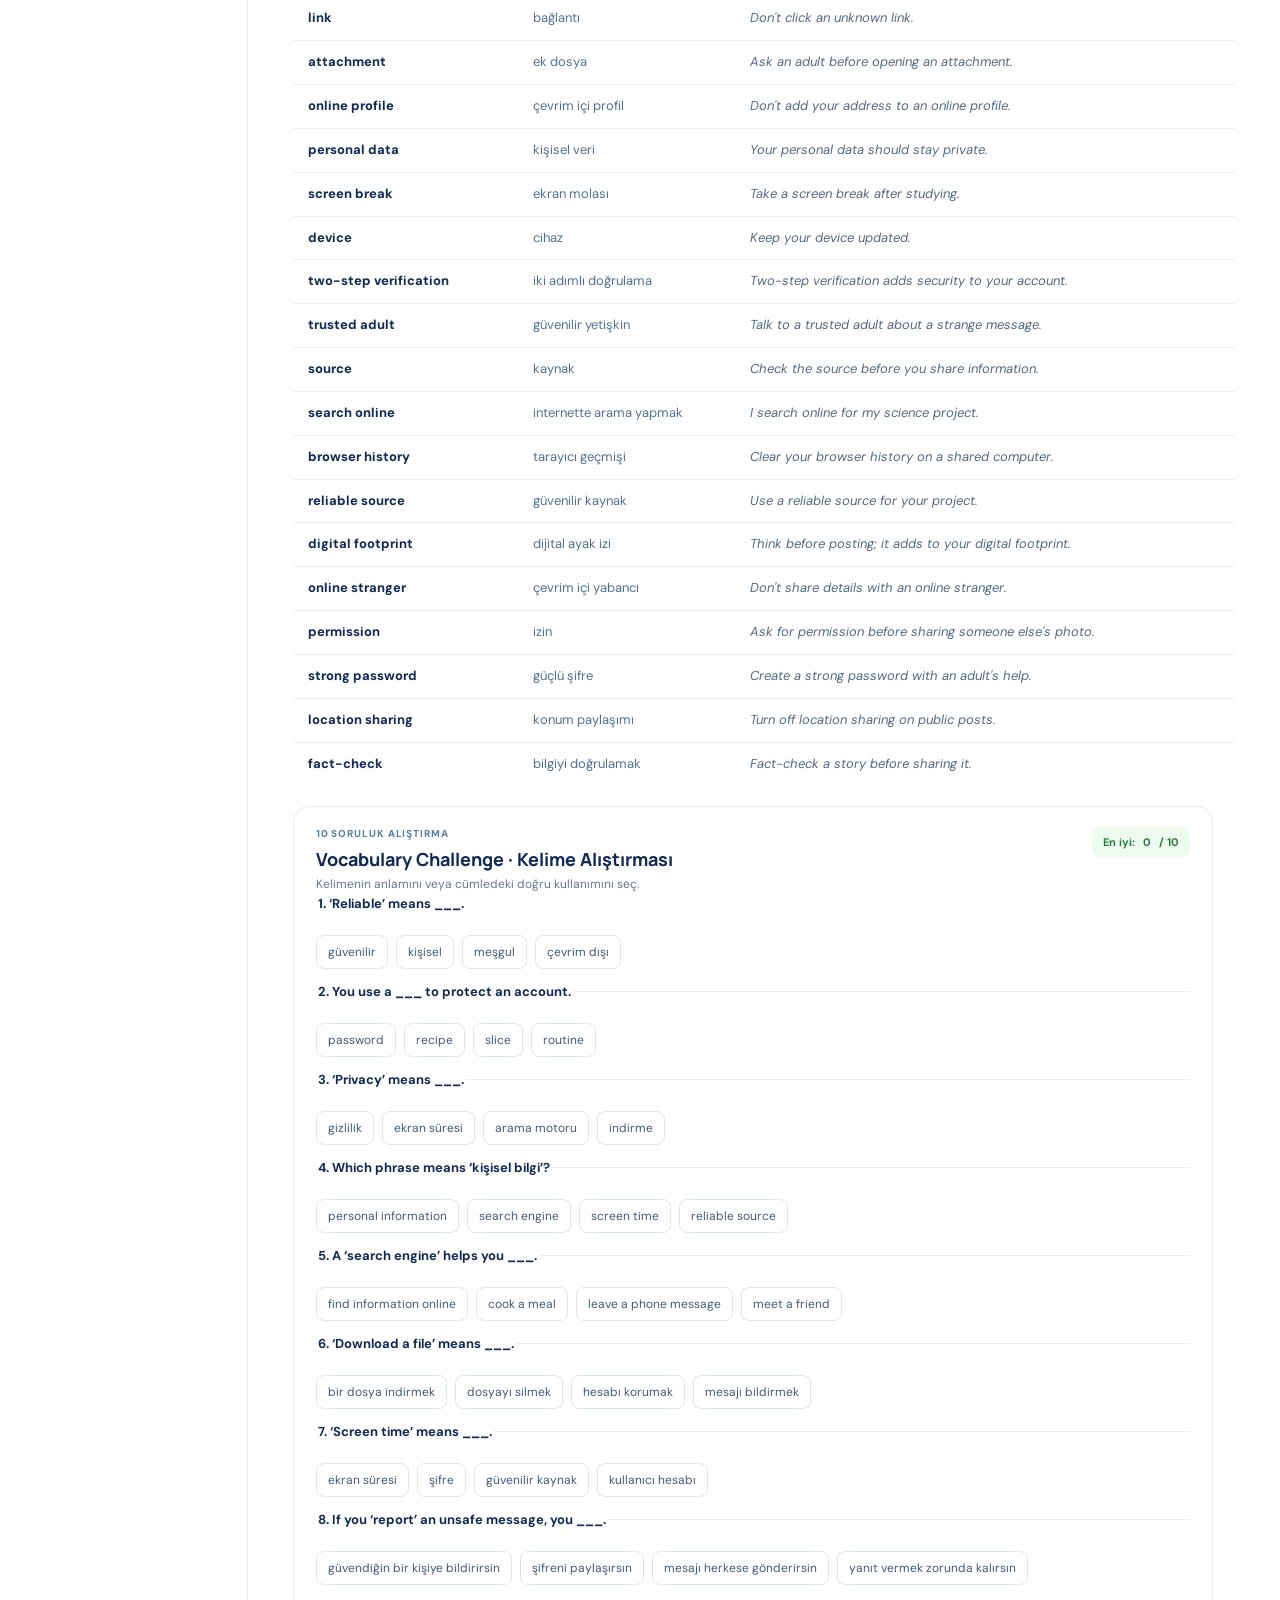
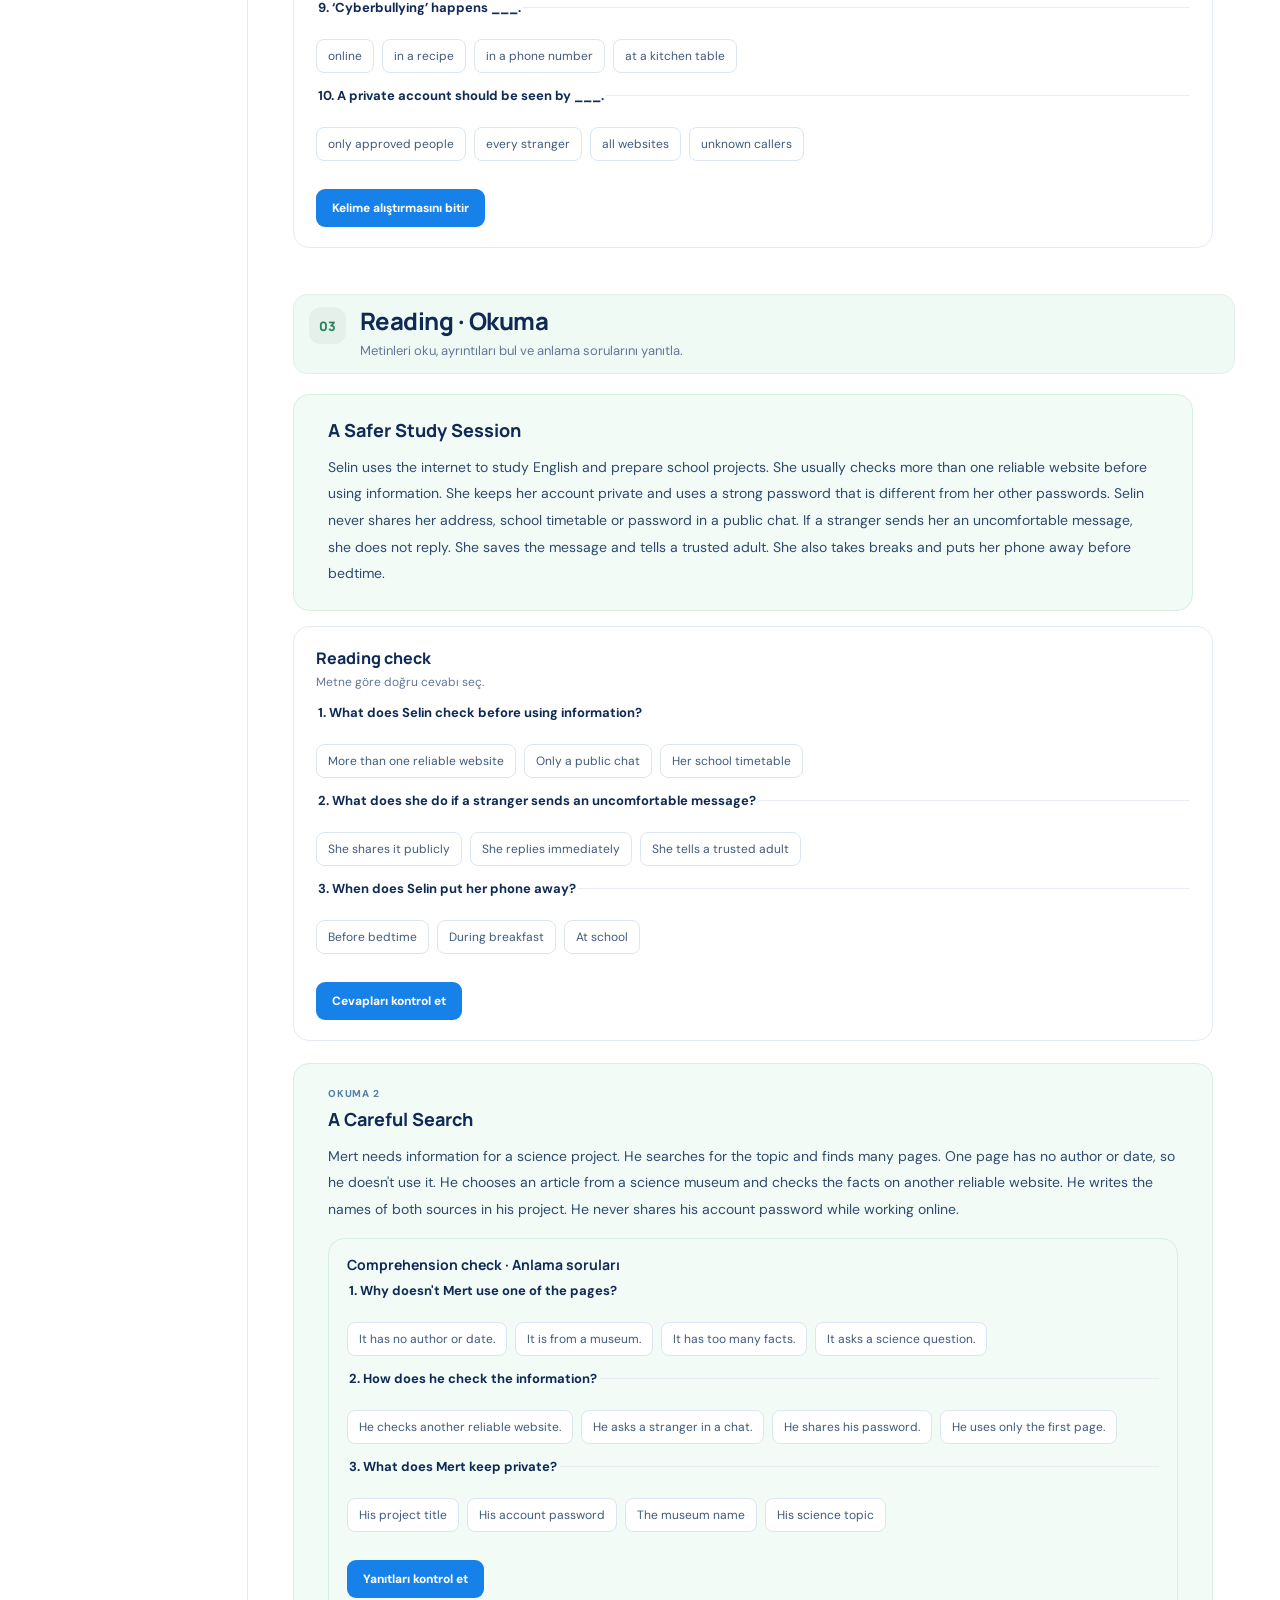
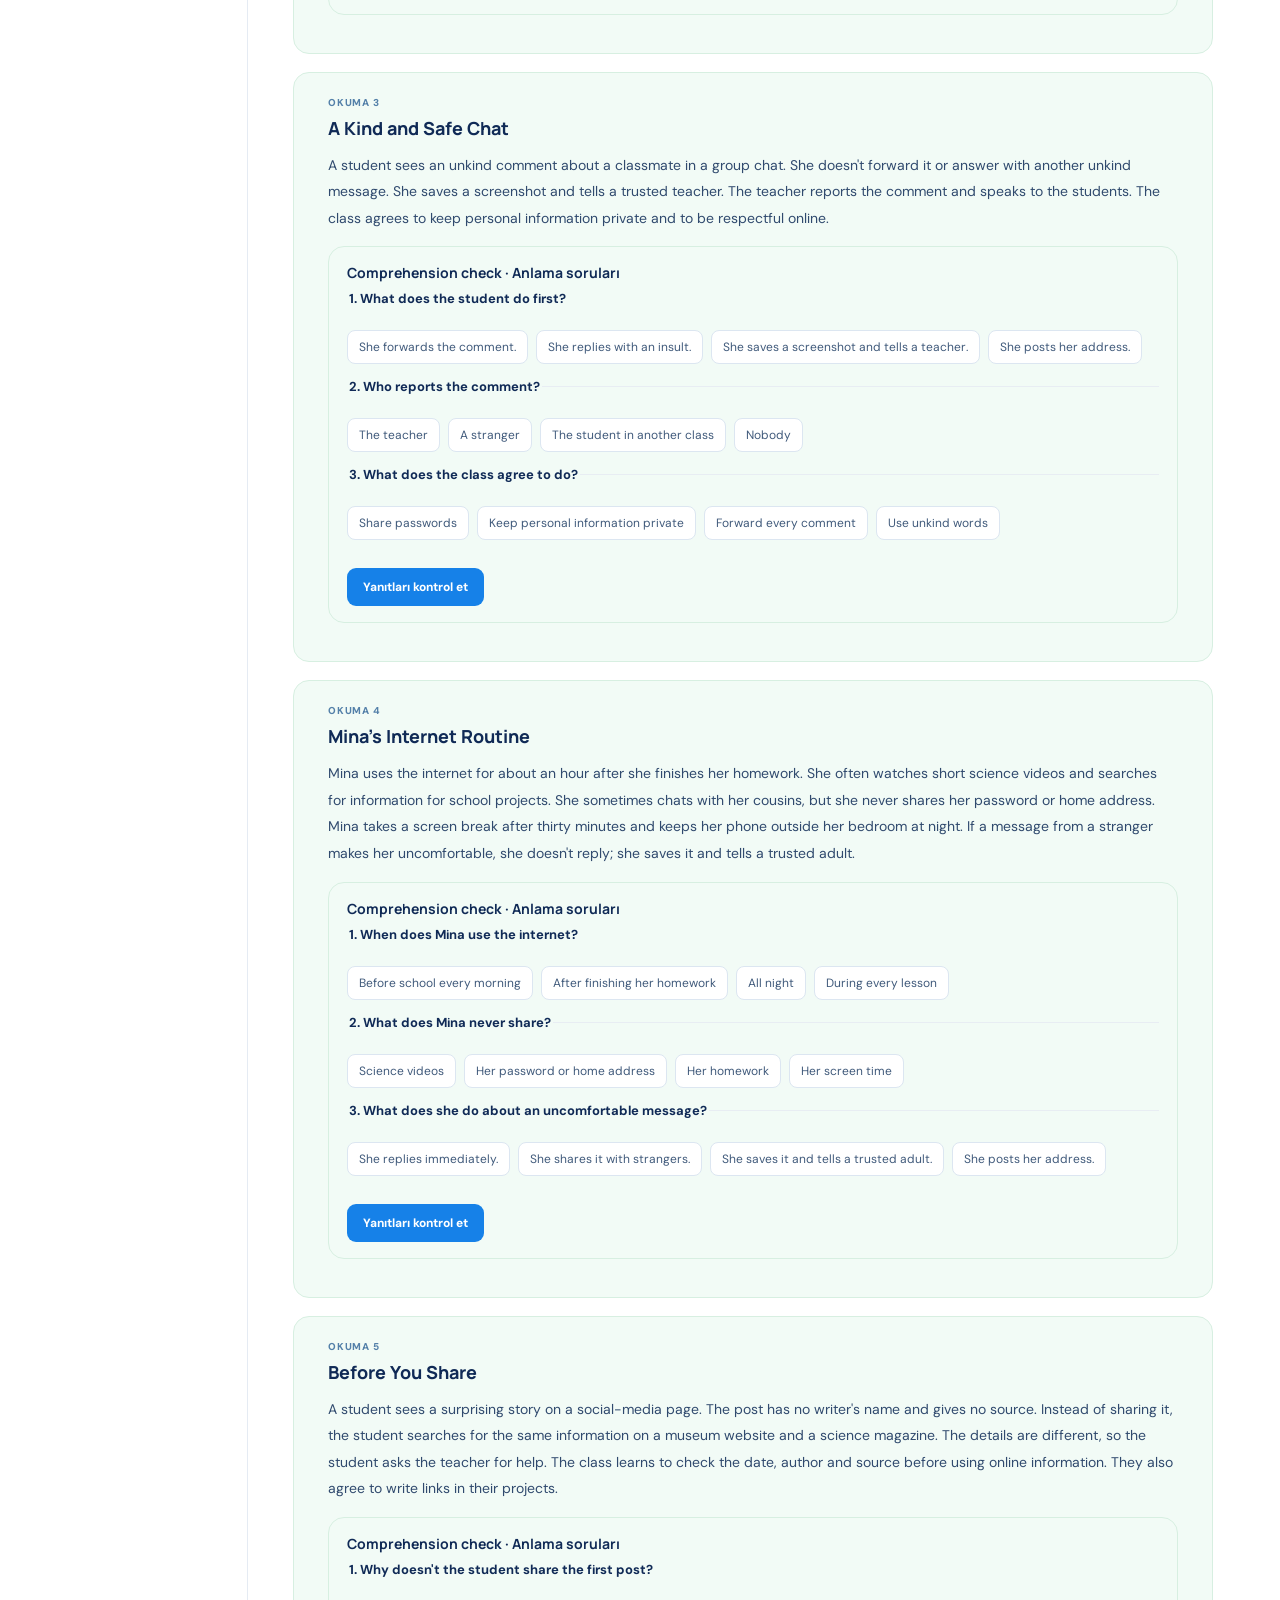
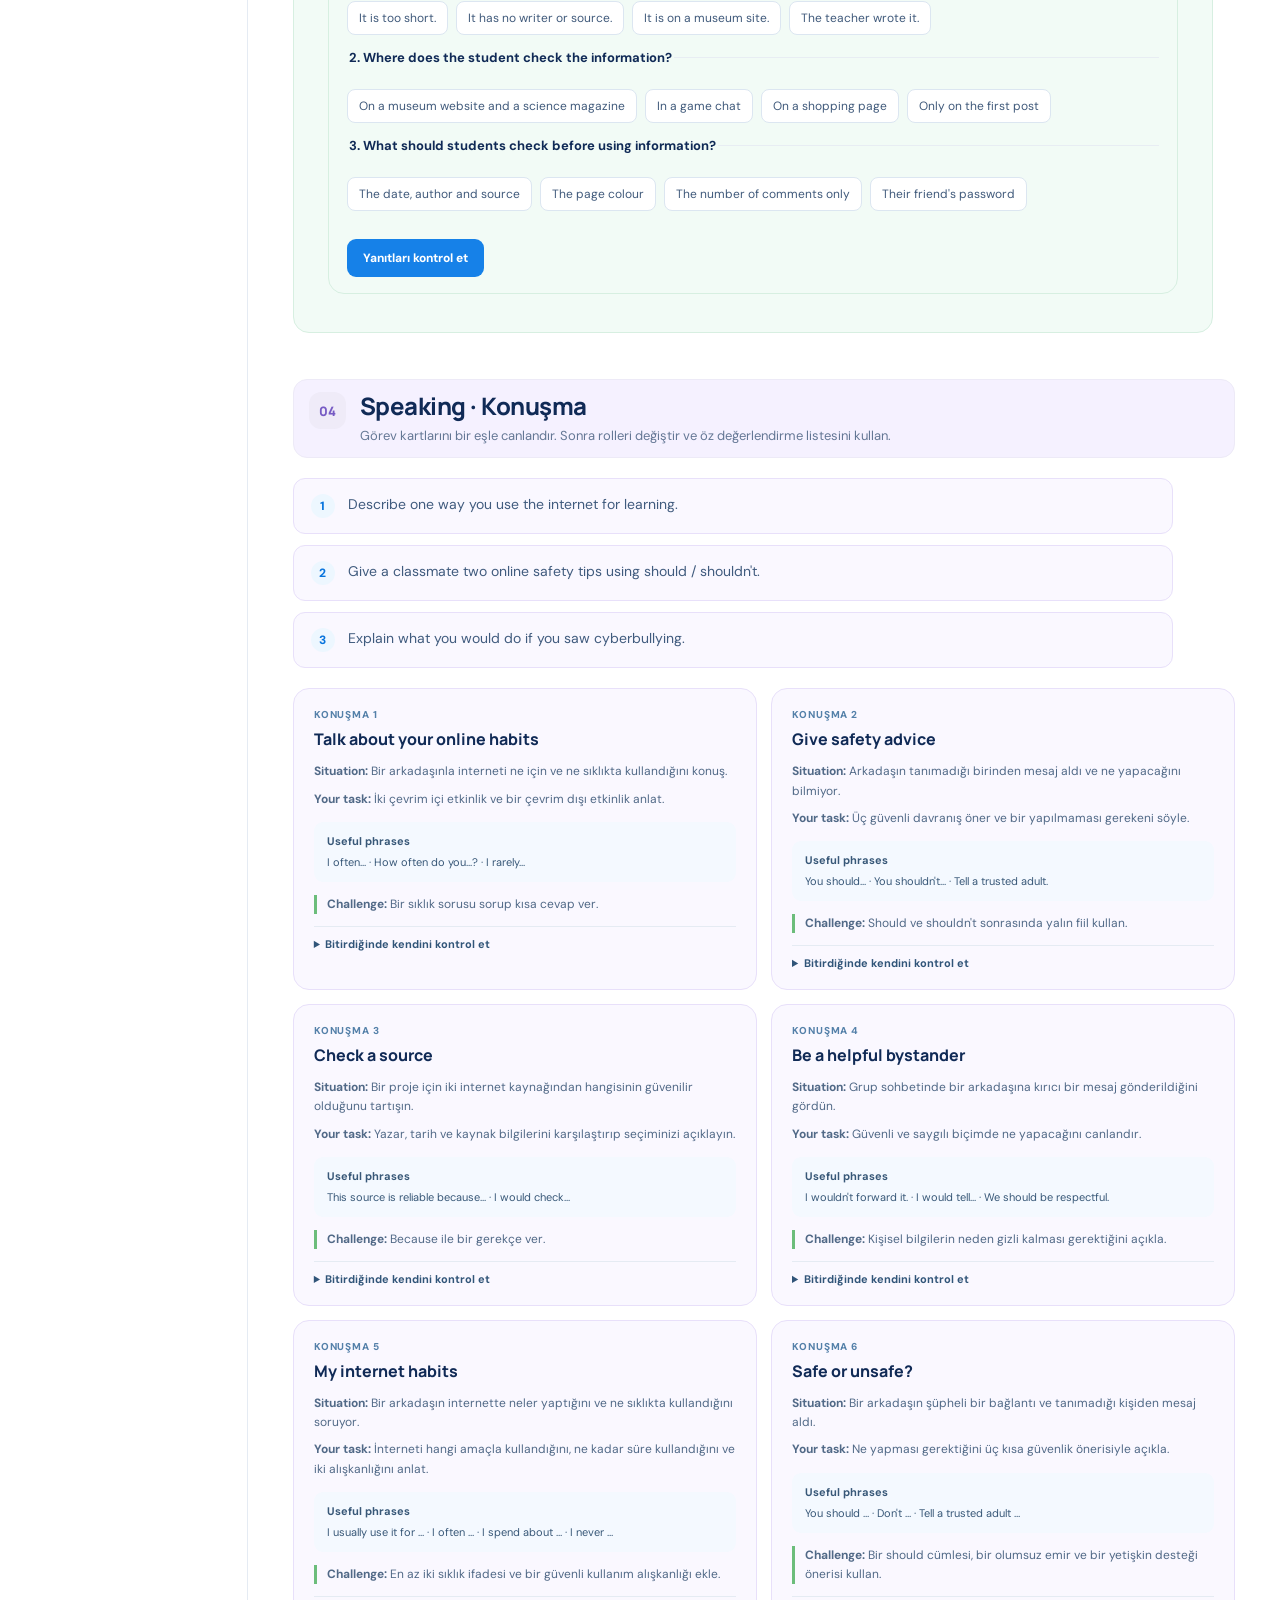
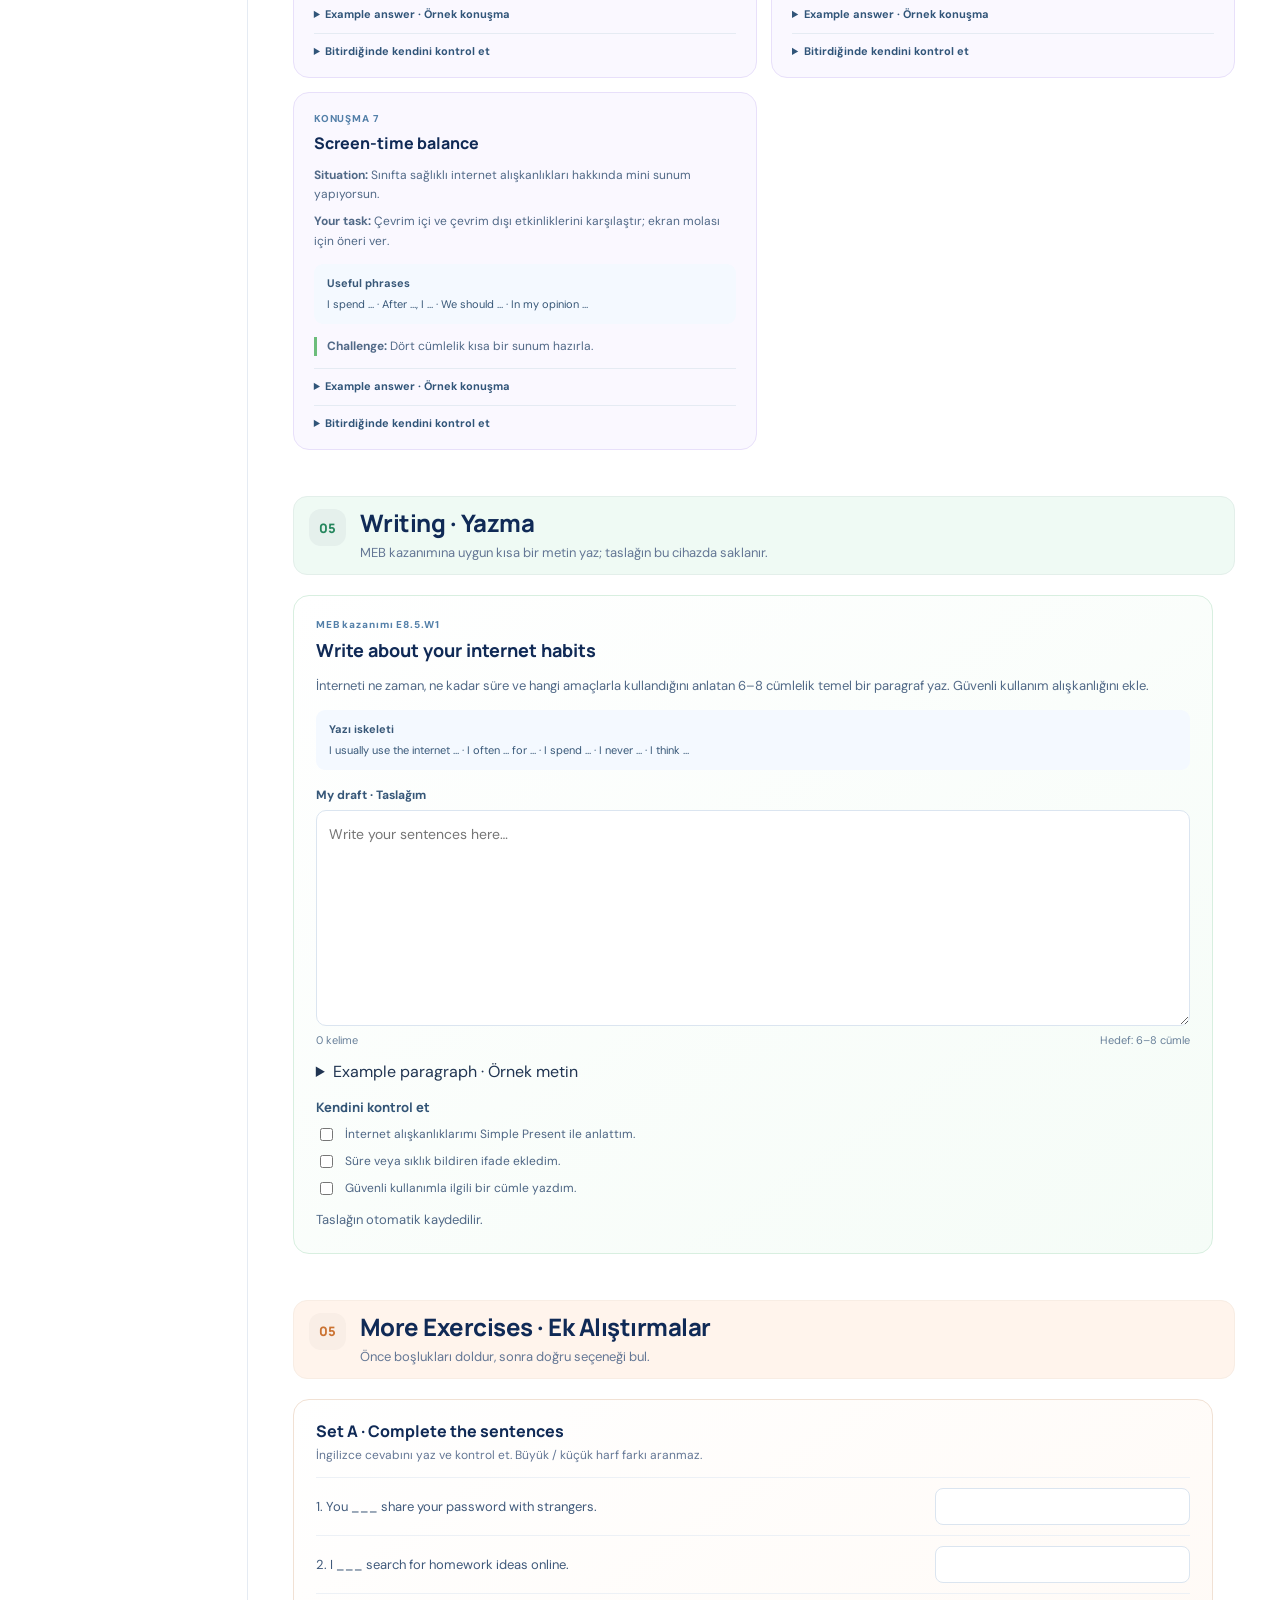
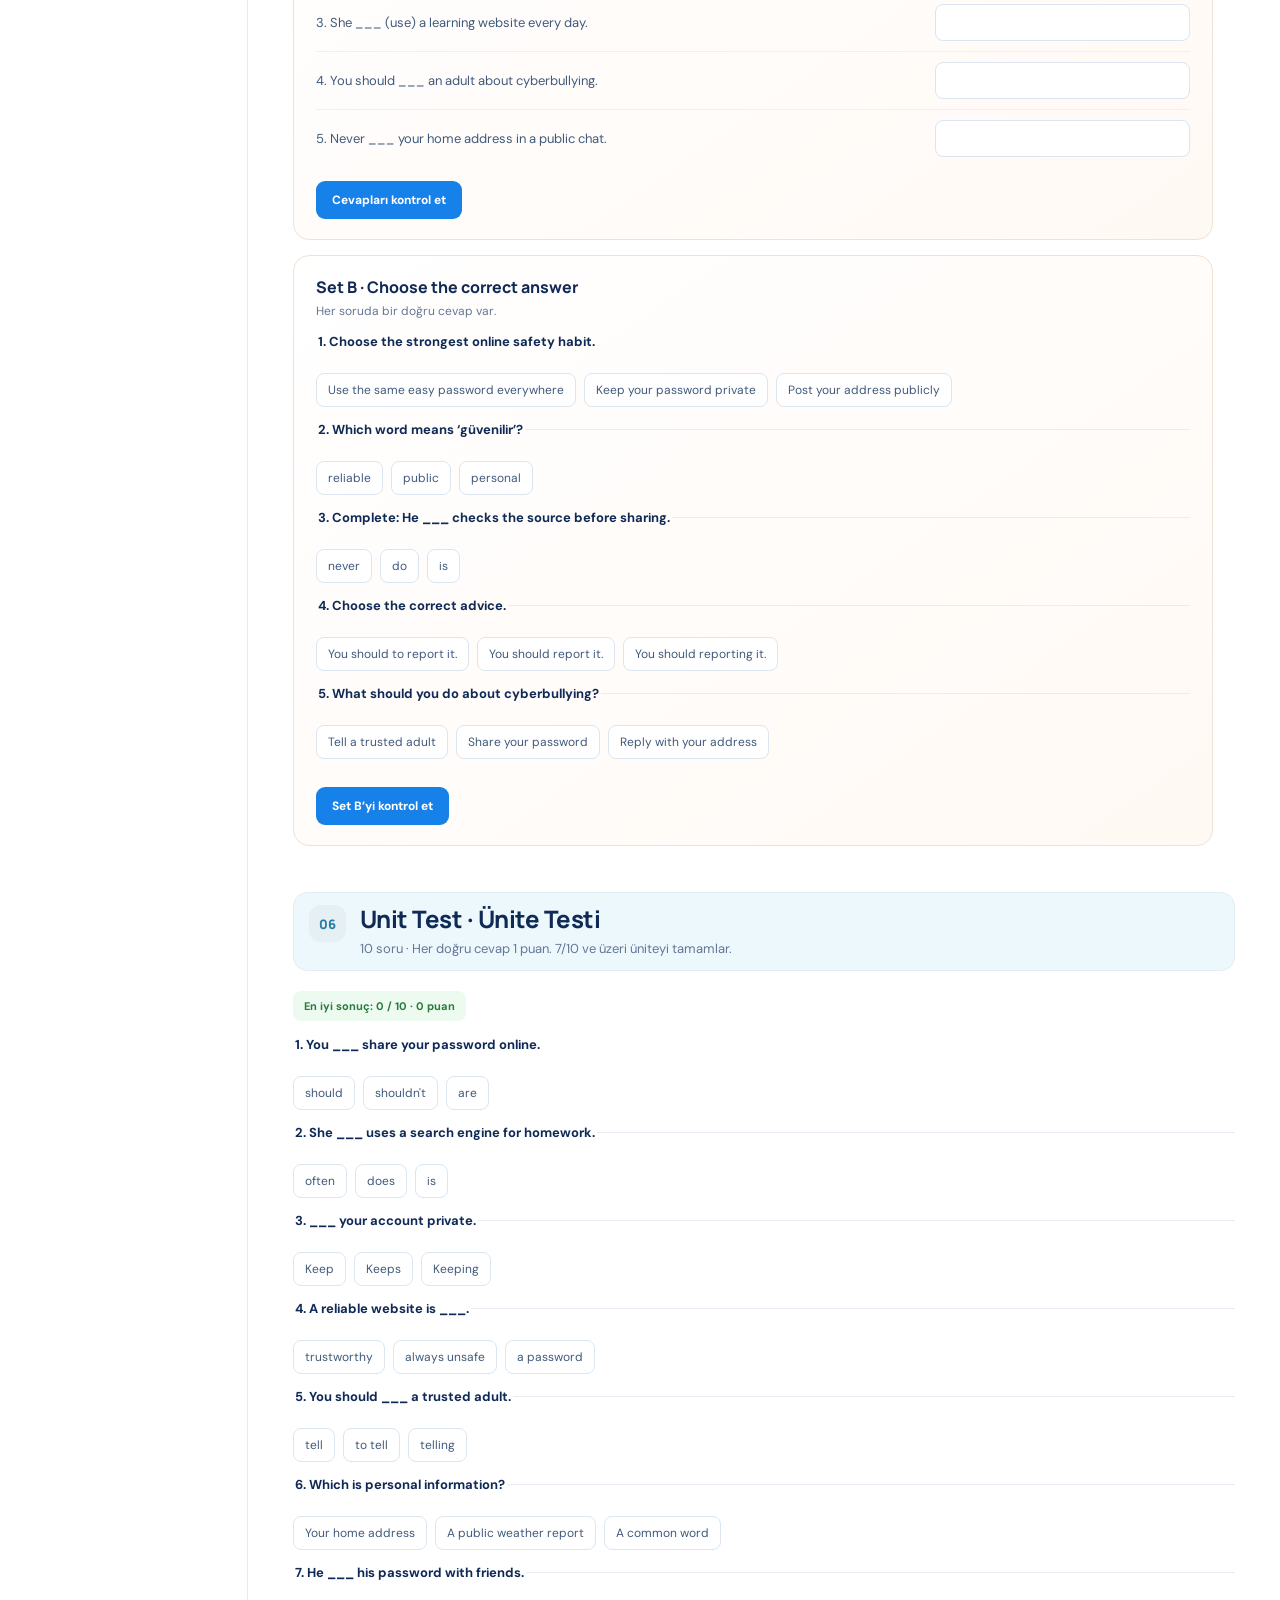
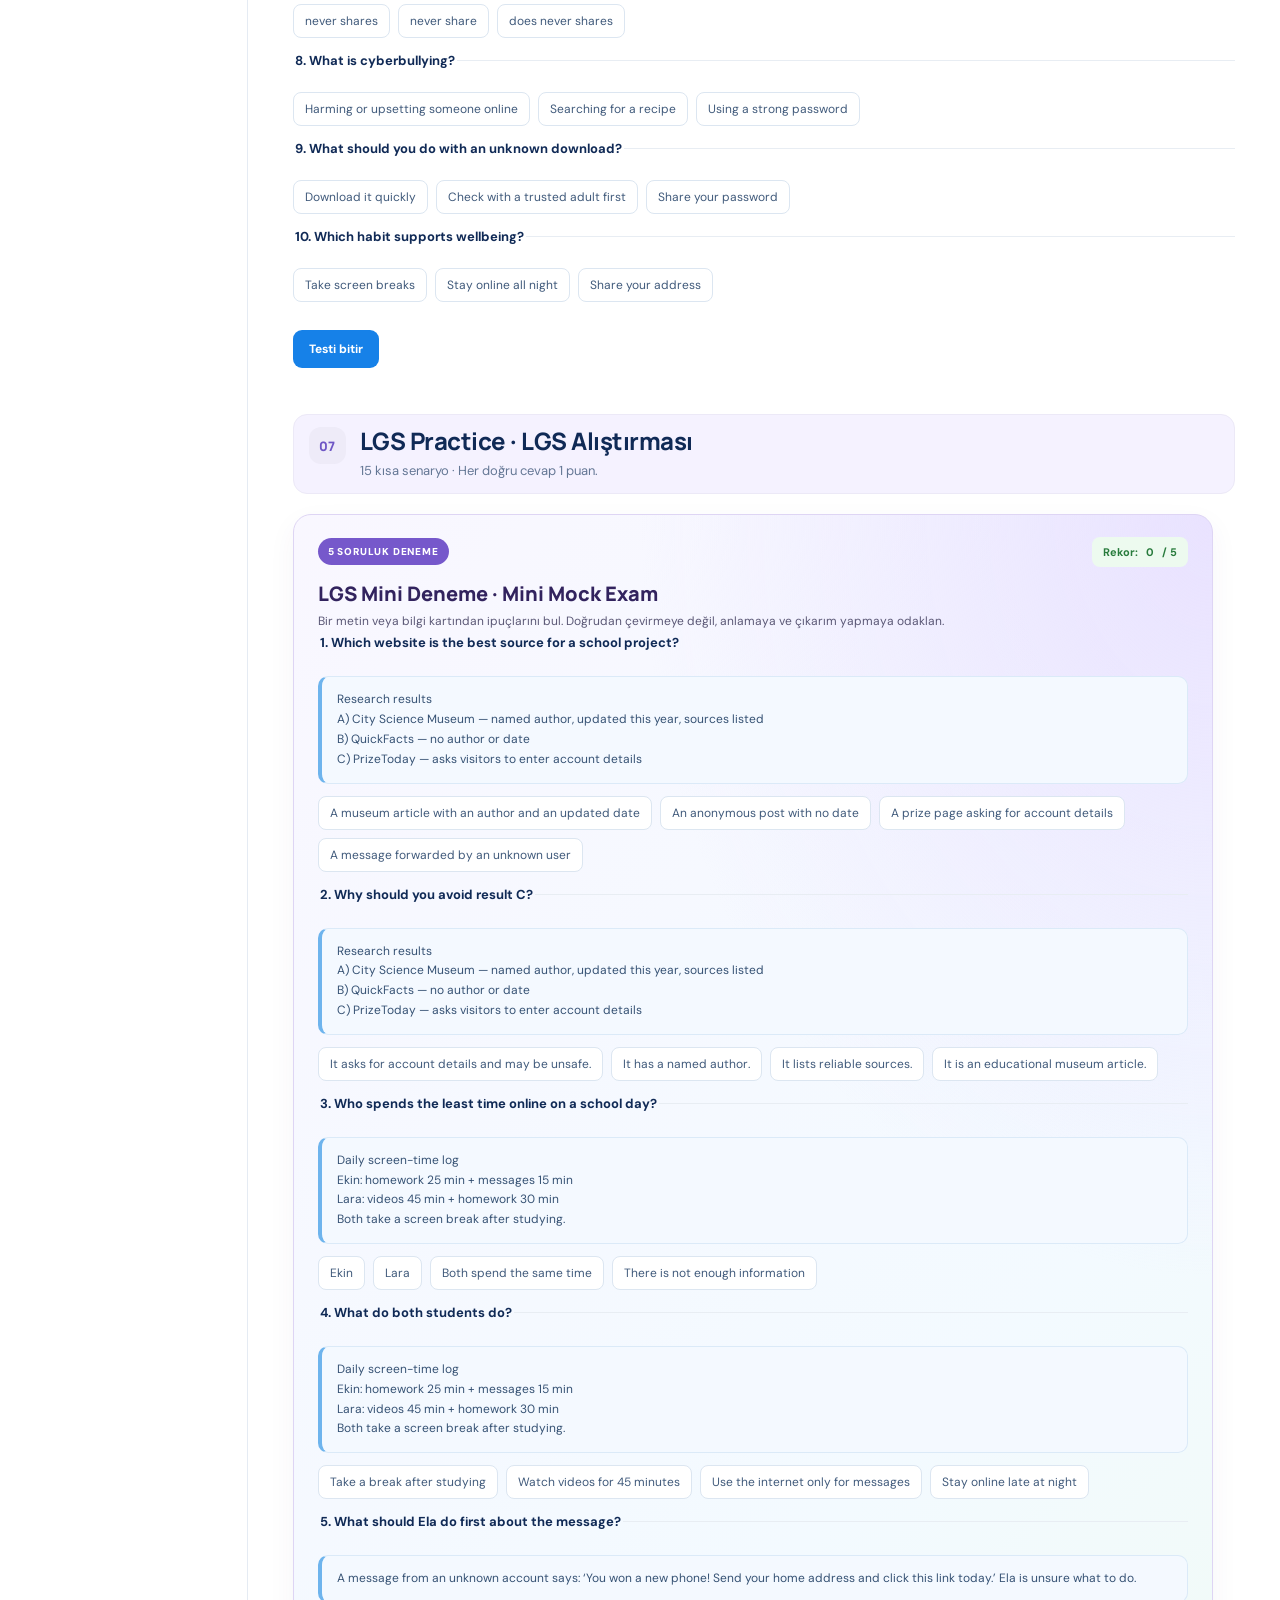
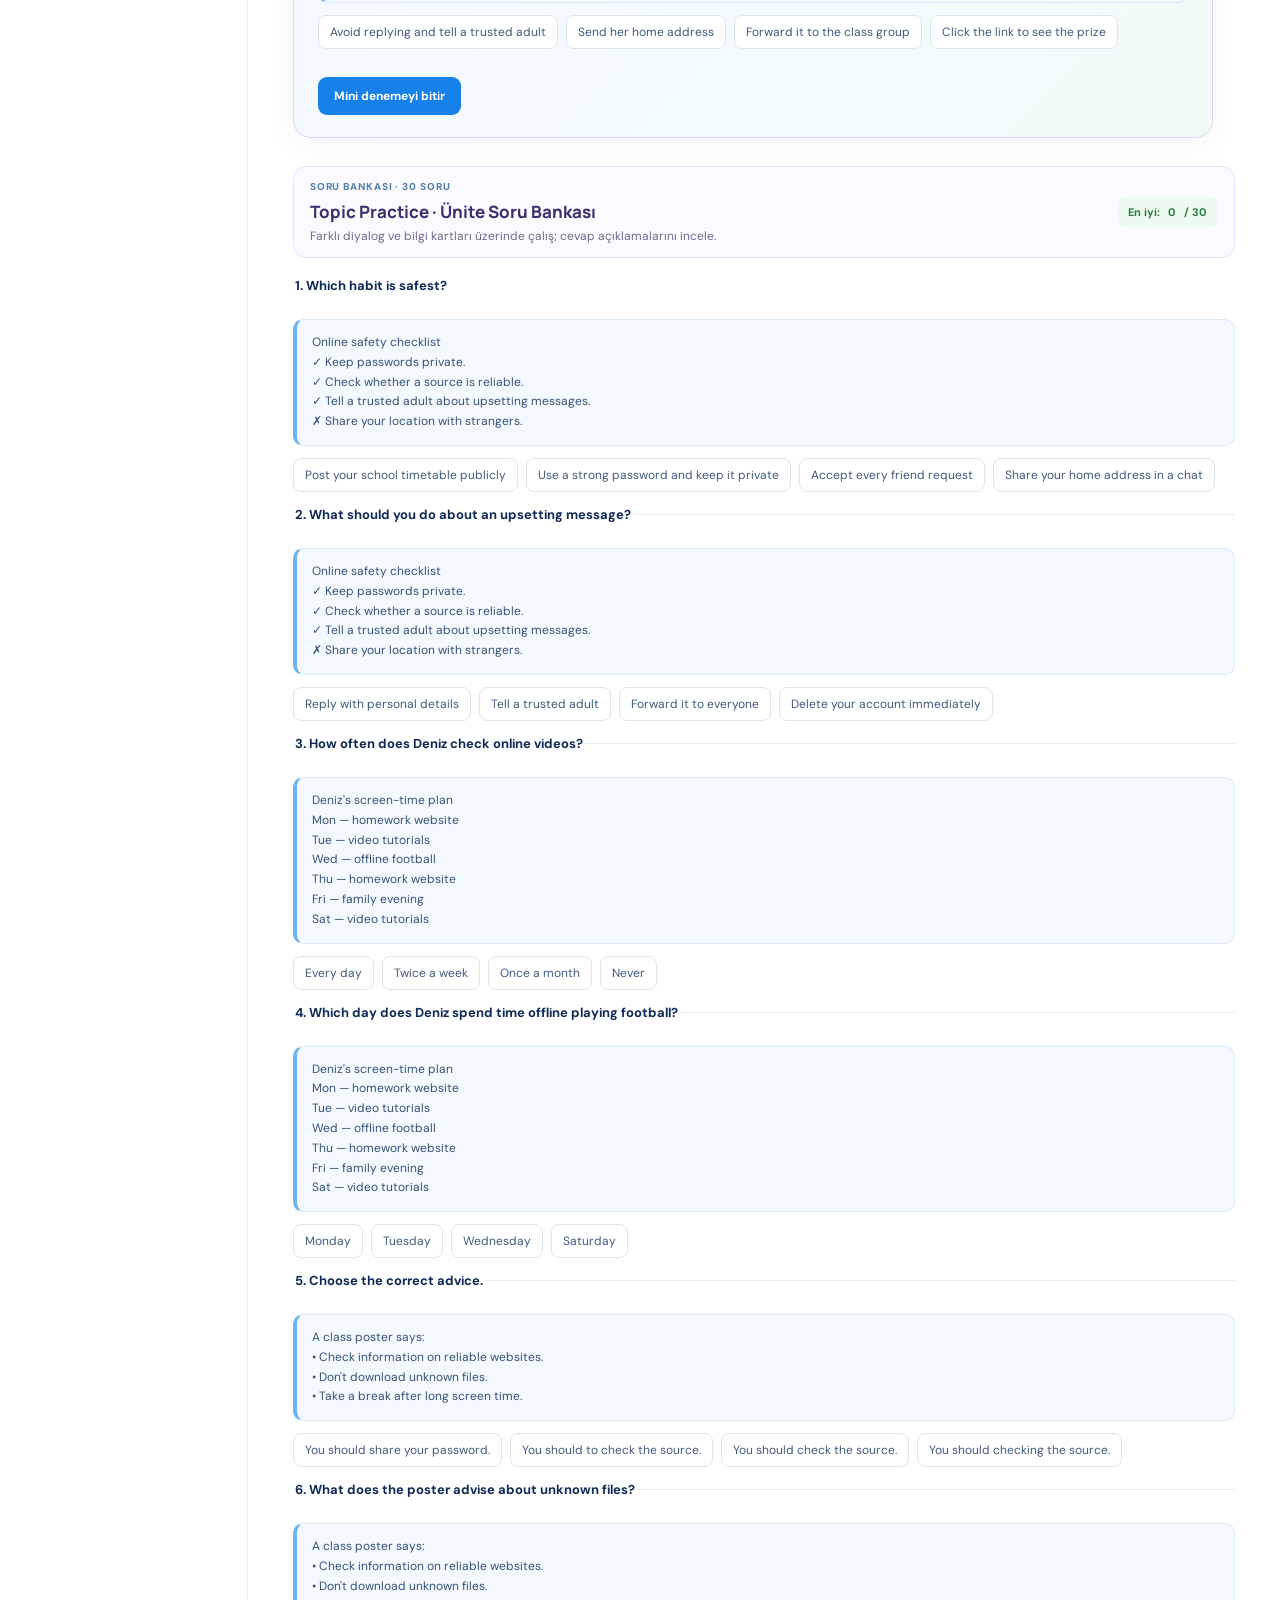
<file: unit-5-the-internet/index.html>
<!doctype html><html lang="tr"><head><meta charset="utf-8"><meta name="viewport" content="width=device-width, initial-scale=1"><meta name="description" content="The Internet: internet alışkanlıkları, dijital kelimeler ve çevrim içi güvenlik."><title>The Internet — English 8</title><link rel="stylesheet" href="../assets/site.css"><script src="../assets/lessons.js" defer></script><script src="../assets/app.js" defer></script></head><body data-unit="internet"><header class="topbar"><a class="brand" href="../" aria-label="English 8 ana sayfa"><span class="brand-mark" aria-hidden="true">E</span><span>English 8</span></a><div class="topbar-divider" aria-hidden="true"></div><span class="class-label">8. Sınıf İngilizce</span><div class="topbar-divider second-divider" aria-hidden="true"></div><span class="term-label">Dönem 1</span><div class="topbar-spacer"></div><a class="topbar-home" href="../" aria-label="Ana sayfa"><svg viewBox="0 0 24 24" aria-hidden="true"><path d="m3 10 9-7 9 7v10a1 1 0 0 1-1 1h-5v-7H9v7H4a1 1 0 0 1-1-1z"/></svg></a><button class="menu-toggle" type="button" aria-expanded="false" aria-controls="course-sidebar">Üniteler <span aria-hidden="true">☰</span></button></header><div class="app-frame"><aside class="sidebar" id="course-sidebar" aria-label="Dönem üniteleri"><p class="sidebar-heading">DÖNEM ÜNİTELERİ</p><nav id="unit-nav" class="unit-nav"></nav><div class="sidebar-progress"><div class="progress-heading"><span>İlerleme</span><strong id="sidebar-progress-label">0 / 5</strong></div><div class="progress-track"><span id="sidebar-progress-fill"></span></div><p>Çalıştıkça puanların burada saklanır.</p></div><a class="sidebar-home" href="../">← Kurs ana sayfası</a></aside><main id="main-content" class="main-content" tabindex="-1"></main></div><footer class="site-footer"><span>English 8</span><span>Öğren, dene, tekrar et.</span></footer></body></html>
</file>
<file: assets/site.css>
@import url('https://fonts.googleapis.com/css2?family=DM+Sans:wght@400;500;600;700&family=Manrope:wght@400;500;600;700;800&display=swap');

:root{--navy:#102a56;--ink:#203451;--muted:#647795;--blue:#1681e8;--blue-strong:#0874dd;--blue-pale:#eaf5ff;--green:#43b85a;--green-pale:#edf9ef;--line:#e5ebf3;--surface:#fff;--canvas:#fff;--soft:#f7faff;--shadow:0 12px 34px rgba(24,58,102,.08);--radius:16px;--header-h:76px;--sidebar-w:248px;font-family:'DM Sans',Arial,sans-serif;color:var(--ink);background:var(--canvas);font-synthesis:none;text-rendering:optimizeLegibility}
*{box-sizing:border-box}html{scroll-behavior:smooth;scroll-padding-top:96px}body{margin:0;background:#fff;min-width:320px}button,input{font:inherit}button,a{-webkit-tap-highlight-color:transparent}a{color:inherit}.topbar{height:var(--header-h);border-bottom:1px solid var(--line);display:flex;align-items:center;padding:0 32px;gap:24px;background:rgba(255,255,255,.97);position:sticky;top:0;z-index:20}.brand{display:flex;align-items:center;gap:11px;text-decoration:none;color:var(--navy);font:800 26px/1 'Manrope',sans-serif;letter-spacing:-1.1px;white-space:nowrap}.brand-mark{display:grid;place-items:center;width:34px;height:34px;border-radius:11px;background:var(--blue);color:white;font-size:19px;letter-spacing:-1px}.topbar-divider{height:30px;width:1px;background:#dce3ed}.class-label{font:700 15px 'Manrope',sans-serif;color:var(--navy);white-space:nowrap}.term-label{color:var(--muted);font-size:15px}.topbar-spacer{flex:1}.topbar-home{display:grid;place-items:center;width:42px;height:42px;border-radius:50%;color:var(--navy);transition:background .2s}.topbar-home:hover{background:var(--blue-pale)}.topbar-home svg{width:22px;height:22px;fill:none;stroke:currentColor;stroke-width:1.8;stroke-linejoin:round}.menu-toggle{display:none;border:1px solid var(--line);background:white;color:var(--navy);padding:9px 13px;border-radius:10px;font-weight:700}.app-frame{display:flex;min-height:calc(100vh - var(--header-h))}.sidebar{width:var(--sidebar-w);flex:0 0 var(--sidebar-w);border-right:1px solid var(--line);padding:30px 16px 22px;display:flex;flex-direction:column;background:#fff}.sidebar-heading{font-size:10px;font-weight:800;letter-spacing:1.3px;color:#8a99af;margin:0 12px 16px}.unit-nav{display:grid;gap:7px}.unit-link{min-height:56px;display:flex;align-items:center;gap:13px;padding:10px 13px;border-radius:12px;text-decoration:none;color:var(--navy);font-weight:650;font-size:14px;transition:background .18s,color .18s,transform .18s}.unit-link:hover{background:#f3f8ff;transform:translateX(2px)}.unit-link.active{background:#e8f4ff;color:#066ed0}.unit-link svg{width:24px;height:24px;flex:none;fill:none;stroke:currentColor;stroke-width:1.8;stroke-linecap:round;stroke-linejoin:round}.unit-number{margin-left:auto;font-size:11px;color:#91a0b5;font-weight:700}.sidebar-progress{margin-top:auto;padding:18px 12px 14px;border-top:1px solid var(--line);color:var(--muted)}.progress-heading{display:flex;align-items:center;justify-content:space-between;font-size:12px;margin-bottom:10px}.progress-heading strong{color:var(--navy)}.progress-track{height:7px;border-radius:99px;background:#e8edf3;overflow:hidden}.progress-track span{display:block;height:100%;width:0;background:var(--green);border-radius:inherit;transition:width .35s}.sidebar-progress p{font-size:11px;line-height:1.5;margin:9px 0 0}.sidebar-home{border-top:1px solid var(--line);padding:16px 12px 0;text-decoration:none;color:var(--muted);font-size:12px}.sidebar-home:hover{color:var(--blue)}.main-content{width:auto;flex:1;max-width:1500px;min-width:0;margin:0 auto;padding:34px clamp(26px,3.5vw,58px) 74px;outline:none}.site-footer{border-top:1px solid var(--line);padding:22px max(30px,calc((100% - 1500px)/2 + 58px));display:flex;justify-content:space-between;color:#8291a8;font-size:12px}.site-footer span:first-child{color:var(--navy);font-weight:800}
.home-hero{display:grid;grid-template-columns:minmax(330px,.86fr) minmax(420px,1.14fr);gap:36px;align-items:center;margin:10px 0 36px}.hero-copy h1,.unit-copy h1{font:800 clamp(42px,5vw,68px)/1.02 'Manrope',sans-serif;color:var(--navy);letter-spacing:-3px;margin:0 0 17px}.hero-copy p,.unit-copy p{max-width:540px;color:#58708f;font-size:17px;line-height:1.65;margin:0}.hero-copy .hero-heading-sub{font-size:16px;color:var(--muted);margin-top:-6px;margin-bottom:18px}.hero-visual{height:310px;overflow:hidden;border-radius:17px;background:#eff7fb}.hero-visual img{width:100%;height:100%;display:block;object-fit:cover;object-position:center 46%}.home-start{display:inline-flex;align-items:center;gap:12px;margin-top:24px;background:var(--blue);color:white;padding:15px 21px;border-radius:11px;text-decoration:none;font-weight:750;box-shadow:0 8px 18px rgba(22,129,232,.18);transition:transform .18s,background .18s}.home-start:hover{background:#086dce;transform:translateY(-2px)}.home-start svg{width:19px;height:19px;fill:none;stroke:currentColor;stroke-width:2;stroke-linecap:round;stroke-linejoin:round}.progress-summary{margin-top:24px;max-width:390px}.progress-summary .progress-heading{font-size:12px}.progress-summary .progress-track{height:8px}.section-heading{display:flex;align-items:flex-end;justify-content:space-between;gap:18px;margin:42px 0 17px}.section-heading h2{font:750 25px/1.2 'Manrope',sans-serif;color:var(--navy);letter-spacing:-.55px;margin:0}.section-heading p{margin:5px 0 0;color:var(--muted);font-size:13px}.unit-list{border-top:1px solid var(--line)}.home-unit{display:grid;grid-template-columns:54px minmax(0,1fr) auto;align-items:center;gap:16px;min-height:86px;padding:13px 6px;border-bottom:1px solid var(--line);text-decoration:none;transition:background .18s,padding .18s}.home-unit:hover{background:#f8fbff;padding-left:13px;padding-right:13px}.home-unit .unit-icon{width:46px;height:46px;border-radius:14px;display:grid;place-items:center}.home-unit .unit-icon svg{width:25px;height:25px;fill:none;stroke:currentColor;stroke-width:1.8;stroke-linecap:round;stroke-linejoin:round}.unit-icon.blue{background:#e8f4ff;color:#0874dd}.unit-icon.violet{background:#f2eeff;color:#7557c8}.unit-icon.green{background:#eaf8ec;color:#37a54d}.unit-icon.orange{background:#fff2e8;color:#e78736}.unit-icon.cyan{background:#e8f8fa;color:#1495a4}.home-unit-title{display:block;font:700 16px 'Manrope',sans-serif;color:var(--navy)}.home-unit-detail{display:block;font-size:12px;color:var(--muted);margin-top:5px}.home-unit-status{display:flex;align-items:center;gap:13px;color:#8090a6;font-size:12px}.home-unit-status .mini-track{width:90px;height:5px;background:#e8edf3;border-radius:99px;overflow:hidden}.mini-track span{display:block;height:100%;background:var(--green);border-radius:inherit}.row-arrow{font-size:18px;color:#7084a2}.learning-map{display:grid;grid-template-columns:repeat(7,minmax(0,1fr));gap:10px;margin-top:20px}.learning-step{border:1px solid var(--line);border-radius:13px;padding:15px 12px 14px;min-height:124px;background:#fff}.learning-step .step-symbol{font-size:23px;line-height:1;margin-bottom:13px;color:var(--blue)}.learning-step strong{display:block;color:var(--navy);font:700 12px 'Manrope',sans-serif}.learning-step span{display:block;font-size:11px;color:var(--muted);line-height:1.45;margin-top:7px}
.unit-hero{display:grid;grid-template-columns:minmax(330px,.8fr) minmax(420px,1.2fr);gap:32px;align-items:center;margin:5px 0 26px}.unit-number-label{font-size:13px;color:#607797;font-weight:600;margin-bottom:11px}.unit-copy h1{font-size:clamp(42px,5.2vw,66px);margin-bottom:14px}.unit-copy p{font-size:16px}.unit-hero .hero-visual{height:292px}.goal-line{display:flex;align-items:center;gap:8px;margin-top:18px;color:#4c698d;font-size:12px;font-weight:650}.goal-dot{width:8px;height:8px;background:var(--green);border-radius:50%}.unit-section-nav{display:flex;gap:9px;overflow-x:auto;padding:10px 0 14px;margin:0 0 26px;border-bottom:1px solid var(--line);scrollbar-width:thin}.section-pill{flex:0 0 auto;padding:9px 13px;border:1px solid #e1eaf4;border-radius:9px;text-decoration:none;color:#375071;font-size:12px;font-weight:700;transition:.18s}.section-pill:hover,.section-pill:focus{background:var(--blue-pale);border-color:#99cfff;color:#0874dd;outline:none}.lesson-section{margin:46px 0;scroll-margin-top:100px}.lesson-section:first-of-type{margin-top:0}.lesson-section-head{display:flex;align-items:flex-start;gap:14px;margin-bottom:20px}.section-index{width:37px;height:37px;border-radius:12px;background:#eaf5ff;color:#0874dd;display:grid;place-items:center;font:800 13px 'Manrope',sans-serif;flex:none}.lesson-section-head h2{font:750 24px/1.2 'Manrope',sans-serif;color:var(--navy);letter-spacing:-.5px;margin:0}.lesson-section-head p{margin:5px 0 0;font-size:13px;color:var(--muted);line-height:1.5}.grammar-grid{display:grid;grid-template-columns:repeat(2,minmax(0,1fr));gap:14px}.grammar-card{border:1px solid var(--line);border-radius:var(--radius);padding:20px 21px;background:#fff}.grammar-card h3{font:750 16px 'Manrope',sans-serif;color:var(--navy);margin:0 0 9px}.grammar-card p{font-size:13px;line-height:1.65;color:#516987;margin:0}.example-list{display:grid;gap:8px;margin-top:15px}.example-line{padding:9px 11px;border-left:3px solid #96cdf9;background:#f5faff;border-radius:0 8px 8px 0;color:var(--navy);font-size:13px;line-height:1.45}.vocab-table{width:100%;border-collapse:collapse;border:1px solid var(--line);border-radius:14px;overflow:hidden}.vocab-table th{background:#f4f8fc;text-align:left;color:#71839c;font-size:10px;letter-spacing:.6px;text-transform:uppercase;padding:12px 14px}.vocab-table td{padding:12px 14px;border-top:1px solid var(--line);font-size:13px;line-height:1.45;vertical-align:top}.vocab-table td:first-child{font-weight:750;color:var(--navy);width:24%}.vocab-table td:nth-child(2){color:#517094;width:23%}.vocab-table td:last-child{color:#526985;font-style:italic}.reading-card{background:#f7fbff;border:1px solid #e4eef8;border-radius:var(--radius);padding:23px clamp(20px,3vw,34px);max-width:900px}.reading-card h3{font:750 18px 'Manrope',sans-serif;color:var(--navy);margin:0 0 12px}.reading-card p{font-size:14px;line-height:1.9;color:#304a6e;margin:0}.reading-form{margin-top:19px;border-top:1px solid #dfeaf5;padding-top:17px}.question-row{padding:12px 0;border-bottom:1px solid var(--line)}.question-row:last-child{border:0}.question-row legend{font-weight:700;color:var(--navy);font-size:13px;margin-bottom:9px}.choice-list{display:flex;flex-wrap:wrap;gap:8px}.choice-label{position:relative;cursor:pointer}.choice-label input{position:absolute;opacity:0;inset:0;width:100%;height:100%;cursor:pointer}.choice-label span{display:block;padding:8px 11px;border:1px solid #dce6f1;border-radius:8px;color:#405a7b;background:#fff;font-size:12px;transition:.15s}.choice-label input:checked+span{background:#eaf5ff;border-color:#7ebdf5;color:#076dca}.choice-label input:focus-visible+span{outline:3px solid #a9d9ff;outline-offset:2px}.action-row{display:flex;align-items:center;gap:13px;margin-top:14px}.primary-button,.secondary-button{border:0;cursor:pointer;border-radius:9px;padding:11px 16px;font-size:12px;font-weight:750;transition:background .18s,transform .18s}.primary-button{background:var(--blue);color:#fff}.primary-button:hover{background:var(--blue-strong);transform:translateY(-1px)}.secondary-button{background:#eef4fa;color:#395574}.secondary-button:hover{background:#e0ebf5}.feedback{font-size:12px;color:#476489;line-height:1.5}.feedback.good{color:#19823a}.feedback.bad{color:#bb4b37}.speaking-list,.tip-list{display:grid;gap:11px;list-style:none;margin:0;padding:0;max-width:880px}.speaking-list li,.tip-list li{display:flex;gap:13px;align-items:flex-start;padding:15px 17px;border:1px solid var(--line);border-radius:12px;color:#405b7e;font-size:14px;line-height:1.55}.prompt-mark{width:24px;height:24px;flex:none;border-radius:50%;display:grid;place-items:center;background:#edf7ff;color:#0874dd;font-size:12px;font-weight:800}.practice-box{border:1px solid var(--line);border-radius:var(--radius);padding:20px 22px;max-width:920px;margin:15px 0}.practice-box h3{font:750 16px 'Manrope',sans-serif;color:var(--navy);margin:0}.practice-box>p{font-size:12px;color:var(--muted);margin:5px 0 14px}.fill-row{display:grid;grid-template-columns:minmax(0,1fr) minmax(160px,.42fr);align-items:center;gap:12px;padding:10px 0;border-top:1px solid #edf1f6}.fill-row label{font-size:13px;color:#405a7b;line-height:1.5}.fill-row input[type=text]{width:100%;border:1px solid #dbe5f0;border-radius:8px;padding:9px 10px;color:var(--navy);font-size:13px;outline:none}.fill-row input:focus{border-color:#68b2f2;box-shadow:0 0 0 3px #e5f3ff}.quiz-card{border:1px solid var(--line);border-radius:var(--radius);padding:20px 22px;margin:13px 0;max-width:920px}.quiz-card legend{font:650 14px/1.55 'DM Sans',sans-serif;color:var(--navy);margin-bottom:11px}.quiz-card .choice-list{gap:8px}.quiz-card .choice-label span{min-width:130px}.answer-note{display:block;color:#647995;font-size:11px;margin-top:7px}.quiz-result{margin-top:18px;padding:16px 18px;background:#f2f9ff;border-radius:12px;color:var(--navy)}.quiz-result strong{font:800 20px 'Manrope',sans-serif}.quiz-result p{font-size:13px;color:#5a708e;margin:5px 0 0}.game-panel{max-width:920px;border:1px solid var(--line);border-radius:var(--radius);padding:21px;background:#fbfdff}.game-panel>p{font-size:13px;color:var(--muted);margin:0 0 16px}.match-board{display:grid;grid-template-columns:1fr 1fr;gap:18px}.match-column{display:grid;gap:8px;align-content:start}.match-button{min-height:43px;border:1px solid #dce6f1;border-radius:9px;background:#fff;color:#294469;text-align:left;padding:10px 12px;font-size:12px;line-height:1.4;cursor:pointer;transition:.15s}.match-button:hover:not(:disabled){border-color:#82bff4;background:#f5faff}.match-button.selected{border-color:#1681e8;background:#e8f4ff;box-shadow:0 0 0 2px #d9edff}.match-button.matched{border-color:#a6dab0;background:#effaf1;color:#26733a;cursor:default}.match-button:disabled{opacity:1}.game-feedback{min-height:24px;margin-top:12px;font-size:12px;color:#4e6888}.section-rule{border:0;border-top:1px solid var(--line);margin:42px 0}.badge-note{display:inline-flex;align-items:center;gap:8px;background:#edfaef;color:#287b3c;padding:8px 11px;border-radius:8px;font-size:11px;font-weight:700}.toast-region{position:fixed;right:22px;bottom:22px;z-index:40;display:grid;gap:8px}.toast{background:var(--navy);color:#fff;padding:12px 16px;border-radius:11px;font-size:13px;box-shadow:var(--shadow);animation:toast-in .25s ease}.empty-answer{font-size:12px;color:#b65a41}.not-found{text-align:center;padding:80px 15px}.not-found h1{color:var(--navy)}
@keyframes toast-in{from{opacity:0;transform:translateY(6px)}to{opacity:1;transform:none}}
@media(max-width:1120px){:root{--sidebar-w:220px}.main-content{padding-left:28px;padding-right:28px}.home-hero,.unit-hero{grid-template-columns:minmax(280px,.85fr) minmax(320px,1.15fr);gap:24px}.hero-visual{height:270px}.unit-hero .hero-visual{height:260px}.learning-map{grid-template-columns:repeat(4,minmax(0,1fr))}}
@media(max-width:820px){:root{--header-h:66px;--sidebar-w:0px}.topbar{padding:0 18px;gap:15px}.brand{font-size:22px}.brand-mark{width:31px;height:31px}.topbar-divider{height:25px}.class-label,.term-label{font-size:13px}.topbar-home{display:none}.menu-toggle{display:inline-flex;align-items:center;gap:9px}.app-frame{display:block}.sidebar{position:fixed;z-index:18;top:var(--header-h);bottom:0;left:0;width:min(300px,86vw);transform:translateX(-102%);transition:transform .22s ease;box-shadow:none;border-right:1px solid var(--line)}.sidebar.open{transform:translateX(0);box-shadow:12px 0 30px rgba(24,58,102,.12)}.main-content{width:100%;padding:30px 24px 64px}.home-hero,.unit-hero{grid-template-columns:1fr;gap:22px}.hero-copy{order:0}.hero-visual{order:1;height:clamp(220px,42vw,330px)}.unit-hero .hero-visual{height:clamp(220px,42vw,330px)}.hero-copy h1,.unit-copy h1{font-size:clamp(42px,9vw,61px)}.home-hero{margin-top:4px}.learning-map{grid-template-columns:repeat(4,minmax(0,1fr))}.site-footer{padding:20px 24px}}
@media(max-width:560px){.topbar{padding:0 13px;gap:10px}.brand{font-size:19px;gap:8px}.brand-mark{width:29px;height:29px}.topbar-divider{height:22px}.class-label{font-size:11px}.second-divider,.term-label{display:none}.menu-toggle{font-size:11px;padding:8px 9px;margin-left:auto}.main-content{padding:25px 16px 55px}.hero-copy h1,.unit-copy h1{letter-spacing:-2px;font-size:43px}.hero-copy p,.unit-copy p{font-size:15px}.hero-visual,.unit-hero .hero-visual{height:218px;border-radius:13px}.home-start{padding:13px 16px}.section-heading{margin-top:34px}.section-heading h2{font-size:21px}.home-unit{grid-template-columns:46px minmax(0,1fr) auto;gap:10px;min-height:77px}.home-unit .unit-icon{width:41px;height:41px}.home-unit-title{font-size:13px}.home-unit-detail{font-size:10px}.home-unit-status{gap:6px}.home-unit-status .mini-track{display:none}.home-unit-status>span:first-child{font-size:10px}.learning-map{grid-template-columns:repeat(2,minmax(0,1fr))}.learning-step{min-height:110px}.grammar-grid{grid-template-columns:1fr}.lesson-section{margin:37px 0}.lesson-section-head h2{font-size:21px}.lesson-section-head p{font-size:12px}.vocab-table th{font-size:9px;padding:10px 8px}.vocab-table td{font-size:11px;padding:10px 8px}.vocab-table td:first-child{width:25%}.vocab-table td:nth-child(2){width:25%}.reading-card{padding:18px 15px}.reading-card p{font-size:13px}.choice-list{display:grid;grid-template-columns:1fr}.choice-label span{width:100%}.choice-label input{width:100%}.action-row{align-items:flex-start;flex-wrap:wrap}.fill-row{grid-template-columns:1fr;gap:7px}.practice-box,.quiz-card{padding:16px 14px}.quiz-card .choice-label span{min-width:0}.match-board{gap:8px}.match-button{font-size:10px;padding:9px 8px}.site-footer{padding:18px 16px;font-size:10px}}
@media(prefers-reduced-motion:reduce){*,*::before,*::after{scroll-behavior:auto!important;animation-duration:.01ms!important;transition-duration:.01ms!important}}
.breadcrumb{display:flex;align-items:center;gap:9px;margin:0 0 17px;color:#8797ad;font-size:11px}.breadcrumb a{text-decoration:none;color:#58708f}.breadcrumb a:hover{color:var(--blue)}.table-wrap{width:100%;overflow-x:auto;border-radius:14px}.answer-note.good{color:#218340}.answer-note.bad{color:#b84b3b}.feedback.good{color:#218340}.feedback.bad{color:#b84b3b}button:disabled{opacity:.7;cursor:default}.primary-button:focus-visible,.secondary-button:focus-visible,.home-start:focus-visible,.unit-link:focus-visible,.home-unit:focus-visible,.match-button:focus-visible{outline:3px solid #a9d9ff;outline-offset:3px}.assessment-form{margin-top:3px}.assessment-form>.question-row{margin:0;padding:14px 0;border:0;border-top:1px solid #e8edf3}.assessment-form>.question-row:first-child{border-top:0}.assessment-form .answer-note{display:block;padding-top:7px;font-size:11px;line-height:1.45}.assessment-form .result-slot:empty{display:none}.assessment-form .result-slot:not(:empty){margin-top:14px}.assessment-form button:disabled{background:#91b9d8}.fill-form .answer-note{display:block;margin-top:5px}.fill-form input:disabled{background:#f3f7fa;color:#435b77}.unit-section-nav .section-pill:focus-visible{outline:3px solid #a9d9ff;outline-offset:2px}
.question-context{white-space:pre-line;margin:2px 0 12px;padding:13px 15px;border:1px solid #dbeaf8;border-left:4px solid #6eb4ed;border-radius:10px;background:#f4f9ff;color:#365274;font-size:12px;line-height:1.65}.grammar-mistake{margin-top:14px!important;padding:10px 12px;border-radius:8px;background:#fff8e9;color:#77521d!important;font-size:12px!important}.grammar-mistake strong{color:#68450e}
.extra-reading-list{display:grid;gap:18px;margin-top:22px}.extra-reading-card{max-width:920px}.activity-kicker{display:block;color:#5480a9;font-size:10px;font-weight:800;letter-spacing:.09em;margin-bottom:7px}.reading-check{margin-top:15px!important;padding:16px 18px}.reading-check h4{margin:0 0 8px;color:var(--navy);font:700 14px 'Manrope',sans-serif}.vocabulary-practice{max-width:920px;margin-top:20px}.practice-heading{display:flex;align-items:flex-start;justify-content:space-between;gap:16px}.practice-heading h3{margin:0 0 5px;color:var(--navy);font:750 18px 'Manrope',sans-serif}.practice-heading p{margin:0;color:var(--muted);font-size:12px}.practice-heading .badge-note{flex:none}.speaking-exercise-grid{display:grid;grid-template-columns:repeat(2,minmax(0,1fr));gap:14px;margin-top:20px}.speaking-exercise{border:1px solid var(--line);border-radius:var(--radius);padding:19px 20px;background:#fff}.speaking-exercise h3{margin:0 0 12px;color:var(--navy);font:750 16px 'Manrope',sans-serif}.speaking-exercise>p{font-size:12px;line-height:1.6;color:#516987;margin:8px 0}.phrase-bank{margin:13px 0;padding:11px 13px;border-radius:9px;background:#f4f9ff;color:#385878;font-size:11px;line-height:1.55}.phrase-bank p{margin:4px 0 0}.speaking-challenge{padding-left:10px;border-left:3px solid #6cbd7b}.speaking-exercise details{margin-top:12px;padding-top:10px;border-top:1px solid var(--line);font-size:11px;color:#516987}.speaking-exercise summary{cursor:pointer;font-weight:700;color:#315579}.speaking-exercise details ul{padding-left:19px;line-height:1.7}
@media(max-width:760px){.speaking-exercise-grid{grid-template-columns:1fr}.practice-heading{flex-direction:column}.extra-reading-card{padding:17px}}
.word-sprint{max-width:920px;margin:0 0 18px;padding:20px 22px;border:1px solid #d8e7f7;border-radius:var(--radius);background:linear-gradient(135deg,#f5faff 0%,#f4fbf4 100%)}.sprint-heading{display:flex;align-items:flex-start;justify-content:space-between;gap:14px}.sprint-heading h3{margin:0 0 5px;color:var(--navy);font:750 18px 'Manrope',sans-serif}.sprint-heading p,.sprint-content>p{margin:0;color:var(--muted);font-size:12px;line-height:1.55}.sprint-heading .badge-note{flex:none}.sprint-progress{height:7px;margin:16px 0 15px;background:#e4edf6;border-radius:8px;overflow:hidden}.sprint-progress span{display:block;width:0;height:100%;background:linear-gradient(90deg,#1676d2,#44b76a);border-radius:inherit;transition:width .25s}.sprint-content>h4{margin:8px 0 13px;color:var(--navy);font:750 17px 'Manrope',sans-serif}.sprint-status{display:flex;justify-content:space-between;gap:10px;color:#58708e;font-size:11px;font-weight:750}.sprint-choices{display:grid;grid-template-columns:repeat(2,minmax(0,1fr));gap:9px}.sprint-choice{min-height:44px;padding:10px 13px;text-align:left;border:1px solid #dbe5f0;border-radius:9px;background:#fff;color:#294469;font:600 12px 'DM Sans',sans-serif;cursor:pointer}.sprint-choice:hover:not(:disabled),.sprint-choice:focus-visible{border-color:#78b7ed;background:#f5faff;outline:3px solid #d9edff}.sprint-choice.correct{border-color:#9ed2a6;background:#effaf1;color:#26733a}.sprint-choice:disabled{cursor:default;opacity:1}.sprint-feedback{min-height:20px;margin:11px 0 7px;color:#56708d;font-size:12px}.sprint-feedback.good{color:#218340}.sprint-feedback.bad{color:#b84b3b}.sprint-next[hidden]{display:none}.sprint-finish{text-align:center;padding:4px 0 1px}.sprint-trophy{font-size:38px}.sprint-finish h4{margin:6px 0;color:var(--navy);font:750 18px 'Manrope',sans-serif}.sprint-finish p{font-size:12px;color:#536b89;line-height:1.55}.sprint-finish p strong{color:var(--navy)}
.notes-widget{position:fixed;z-index:1000;right:22px;bottom:20px;display:grid;justify-items:end;gap:10px;pointer-events:none}.notes-toggle,.notes-panel{pointer-events:auto}.notes-toggle{display:flex;align-items:center;gap:8px;padding:12px 16px;border:0;border-radius:999px;background:#116fc4;color:#fff;font:750 13px 'DM Sans',sans-serif;box-shadow:0 8px 24px #173d6630;cursor:pointer}.notes-toggle:hover,.notes-toggle:focus-visible{background:#0b5ca5;outline:3px solid #9dcefa;outline-offset:3px}.notes-toggle span:first-child{font-size:18px;line-height:1}.notes-panel{width:min(365px,calc(100vw - 28px));max-height:min(70vh,620px);overflow:auto;padding:18px;border:1px solid #dbe5f0;border-radius:16px;background:#fff;box-shadow:0 16px 55px #1834502e;color:var(--navy)}.notes-panel[hidden]{display:none!important}.notes-panel-head{display:flex;justify-content:space-between;align-items:flex-start;gap:12px;margin-bottom:14px}.notes-panel-head h2{margin:0;font:750 18px 'Manrope',sans-serif}.notes-close{width:32px;height:32px;border:1px solid var(--line);border-radius:9px;background:#fff;color:#526a86;font-size:22px;line-height:1;cursor:pointer}.notes-label{display:block;margin-bottom:7px;color:#516987;font-size:11px;font-weight:700}.notes-panel textarea{display:block;width:100%;min-height:170px;resize:vertical;padding:11px;border:1px solid #dbe5f0;border-radius:10px;color:var(--navy);font:13px/1.6 'DM Sans',sans-serif}.notes-panel textarea:focus{outline:3px solid #dcefff;border-color:#80b9ed}.notes-footer{display:flex;justify-content:space-between;align-items:center;gap:8px;margin-top:9px}.notes-save-status{color:#68809b;font-size:10px;line-height:1.4}.notes-clear{padding:7px 9px;border:1px solid #e3eaf2;border-radius:8px;background:#fff;color:#5c718c;font-size:10px;font-weight:700;cursor:pointer}.notes-clear:hover{background:#fff6f2;border-color:#f1c3b4;color:#a64a35}
@media(max-width:560px){.word-sprint{padding:16px 14px}.sprint-heading{flex-direction:column}.sprint-status{font-size:10px}.sprint-choices{grid-template-columns:1fr}.notes-widget{right:12px;bottom:12px}.notes-panel{max-height:68vh;padding:15px}.notes-panel textarea{min-height:140px}}
.outcome-strip{display:grid;gap:6px;margin-top:17px;padding:13px 15px;border:1px solid #dceaf6;border-radius:11px;background:#f7fbff;color:#45617f;font-size:11px;line-height:1.55}.outcome-strip>strong{color:#1b426d;font-size:11px}.outcome-strip>span{padding-left:9px;border-left:2px solid #87c0ef}.outcome-strip>a{width:max-content;max-width:100%;margin-top:3px;color:#0874c9;font-weight:700;text-decoration:none}.outcome-strip>a:hover{text-decoration:underline}
.writing-card{max-width:920px;padding:22px;border:1px solid var(--line);border-radius:var(--radius);background:#fff}.writing-card h3,.quest-heading h3{margin:0 0 9px;color:var(--navy);font:750 18px 'Manrope',sans-serif}.writing-card>p,.quest-content>p{font-size:13px;line-height:1.65;color:#516987}.writing-label{display:block;margin:17px 0 7px;color:#365778;font-size:12px;font-weight:750}.writing-draft{display:block;width:100%;min-height:150px;padding:12px;border:1px solid #dbe5f0;border-radius:10px;resize:vertical;color:var(--navy);font:14px/1.7 'DM Sans',sans-serif}.writing-draft:focus{outline:3px solid #dcefff;border-color:#80b9ed}.writing-draft-meta{display:flex;justify-content:space-between;gap:10px;margin:7px 0 14px;color:#69809a;font-size:11px}.writing-card h4{margin:16px 0 9px;color:#345677;font:750 13px 'Manrope',sans-serif}.writing-checklist{display:grid;gap:8px;padding:0;margin:0;list-style:none}.writing-checklist label{display:flex;align-items:flex-start;gap:9px;color:#4e6684;font-size:12px;line-height:1.5}.writing-checklist input{accent-color:#218b48}.writing-save-status{margin:11px 0 0;color:#627a95;font-size:11px}.writing-card .model-answer p{white-space:pre-line}
.quest-game{max-width:920px;margin-bottom:18px;padding:20px 22px;border:1px solid #e1ddf4;border-radius:var(--radius);background:linear-gradient(135deg,#f7f5ff,#f2faff)}.quest-heading{display:flex;justify-content:space-between;align-items:flex-start;gap:15px}.quest-heading p{margin:0;color:var(--muted);font-size:12px;line-height:1.55}.quest-rules{display:flex;flex-wrap:wrap;gap:8px;margin:15px 0}.quest-rules span{padding:7px 10px;border:1px solid #e3e9f2;border-radius:999px;background:#fff;color:#4c6481;font-size:11px;font-weight:750}.quest-status{display:flex;justify-content:space-between;flex-wrap:wrap;gap:8px;color:#536b89;font-size:10px;font-weight:800}.quest-progress{height:7px;margin:12px 0;background:#e3e8f2;border-radius:8px;overflow:hidden}.quest-progress span{display:block;height:100%;border-radius:inherit;background:linear-gradient(90deg,#765be7,#37a3dc);transition:width .2s}.quest-content>h4{margin:10px 0 13px;color:var(--navy);font:750 16px/1.5 'Manrope',sans-serif}.quest-options{display:grid;grid-template-columns:repeat(2,minmax(0,1fr));gap:9px}.quest-option{min-height:44px;padding:10px 12px;border:1px solid #dbe3f0;border-radius:9px;background:#fff;color:#345170;text-align:left;font:600 12px/1.45 'DM Sans',sans-serif;cursor:pointer}.quest-option:hover:not(:disabled),.quest-option:focus-visible{border-color:#917de6;background:#faf9ff;outline:3px solid #e8e3ff}.quest-option.correct{border-color:#9ed2a6;background:#effaf1;color:#26733a}.quest-option.incorrect{border-color:#ebb0a4;background:#fff3f0;color:#a34535}.quest-option:disabled{opacity:1;cursor:default}.quest-feedback{min-height:34px;margin:10px 0;color:#586f8b;font-size:11px;line-height:1.55}.quest-feedback.good{color:#218340}.quest-feedback.bad{color:#b84b3b}.quest-next[hidden]{display:none}.quest-finish{text-align:center;padding:7px 0}.quest-finish h4{margin:5px;color:var(--navy);font:750 18px 'Manrope',sans-serif}.quest-finish p{color:#536b89;font-size:12px;line-height:1.55}.quest-finish p strong{color:var(--navy)}
@media(max-width:560px){.outcome-strip{font-size:10px}.writing-card{padding:17px 14px}.writing-draft-meta{font-size:10px}.quest-game{padding:16px 14px}.quest-heading{flex-direction:column}.quest-status{font-size:9px}.quest-options{grid-template-columns:1fr}}

/* A calm color key helps learners scan the longer lesson pages. */
#grammar{--section-color:#2878c7;--section-tint:#eff7ff}
#vocabulary{--section-color:#b27a19;--section-tint:#fff8e8}
#reading{--section-color:#23865a;--section-tint:#effaf4}
#speaking{--section-color:#775bc4;--section-tint:#f5f1ff}
#writing{--section-color:#25865d;--section-tint:#effaf4}
#practice{--section-color:#cb7332;--section-tint:#fff4ec}
#quiz{--section-color:#247da7;--section-tint:#edf8fc}
#lgs{--section-color:#6e56c5;--section-tint:#f5f2ff}
#tips{--section-color:#ad8014;--section-tint:#fff9e8}
#game{--section-color:#7650bd;--section-tint:#f5f1ff}
.lesson-section-head{padding:12px 15px;border-radius:14px;background:var(--section-tint,#f6f9fd);border:1px solid color-mix(in srgb,var(--section-color,#2878c7) 13%,white)}
.section-index{background:color-mix(in srgb,var(--section-color,#2878c7) 12%,white);color:var(--section-color,#2878c7)}
.section-pill{border-color:color-mix(in srgb,var(--section-color,#2878c7) 18%,white)}
#grammar .grammar-card{border-top:3px solid #64a8e6;background:linear-gradient(160deg,#fff,#f7fbff)}
#vocabulary .vocab-table{box-shadow:0 7px 22px #9a772411}
#vocabulary .vocab-table th{background:#fff5dc;color:#87641a}
#reading .reading-card,#reading .reading-check{background:#f2fbf6;border-color:#d7efe1}
#speaking .speaking-exercise,#speaking .speaking-list li{background:#faf8ff;border-color:#e8e0fa}
#writing .writing-card{background:linear-gradient(145deg,#fff,#f5fcf7);border-color:#d8efe0}
#practice .practice-box{background:linear-gradient(145deg,#fff,#fff9f4);border-color:#f1e1d4}
#quiz .quiz-card{background:#f5fbfe;border-color:#d8edf5}
#lgs .quiz-card{background:#fbfaff;border-color:#e6e0f5}
#tips .tip-list li{background:#fffdf5;border-color:#f2e9c9}
#game .game-panel{background:linear-gradient(145deg,#fff,#faf7ff);border-color:#e5dcf5}
.mini-exam-card{max-width:920px;margin:18px 0 28px;padding:22px 24px;border:1px solid #ded5f4;border-radius:18px;background:radial-gradient(ellipse at top right,#e9e2ff 0,transparent 44%),linear-gradient(135deg,#f9f7ff,#f3faff 72%,#f1faf7);box-shadow:0 10px 28px #463c7a0d}
.mini-exam-topline{display:flex;justify-content:space-between;align-items:center;gap:12px}
.exam-chip{display:inline-flex;align-items:center;gap:7px;padding:7px 10px;border-radius:999px;background:#7658cb;color:white;font-size:10px;font-weight:850;letter-spacing:.08em}
.mini-exam-card h3{margin:13px 0 5px;color:#32235e;font:800 20px 'Manrope',sans-serif}
.mini-exam-card>p{max-width:700px;margin:0;color:#5b5876;font-size:12px;line-height:1.65}
.mini-exam-card .quiz-card{background:#ffffffd9;border-color:#e4def3}
.mini-exam-card .quiz-result{background:#f1edff}
.lgs-bank-heading{align-items:center;margin:28px 0 4px;padding:13px 16px;border:1px solid #e8e2f6;border-radius:13px;background:#fbfaff}
.lgs-bank-heading h3{margin:0 0 5px;color:#3c2f6f;font:750 17px 'Manrope',sans-serif}
.lgs-bank-heading p{margin:0;color:#71698d;font-size:12px}
@media(max-width:560px){.lesson-section-head{padding:10px 11px;gap:10px}.mini-exam-card{padding:17px 14px}.mini-exam-card h3{font-size:18px}.lgs-bank-heading{align-items:flex-start}}
</file>
